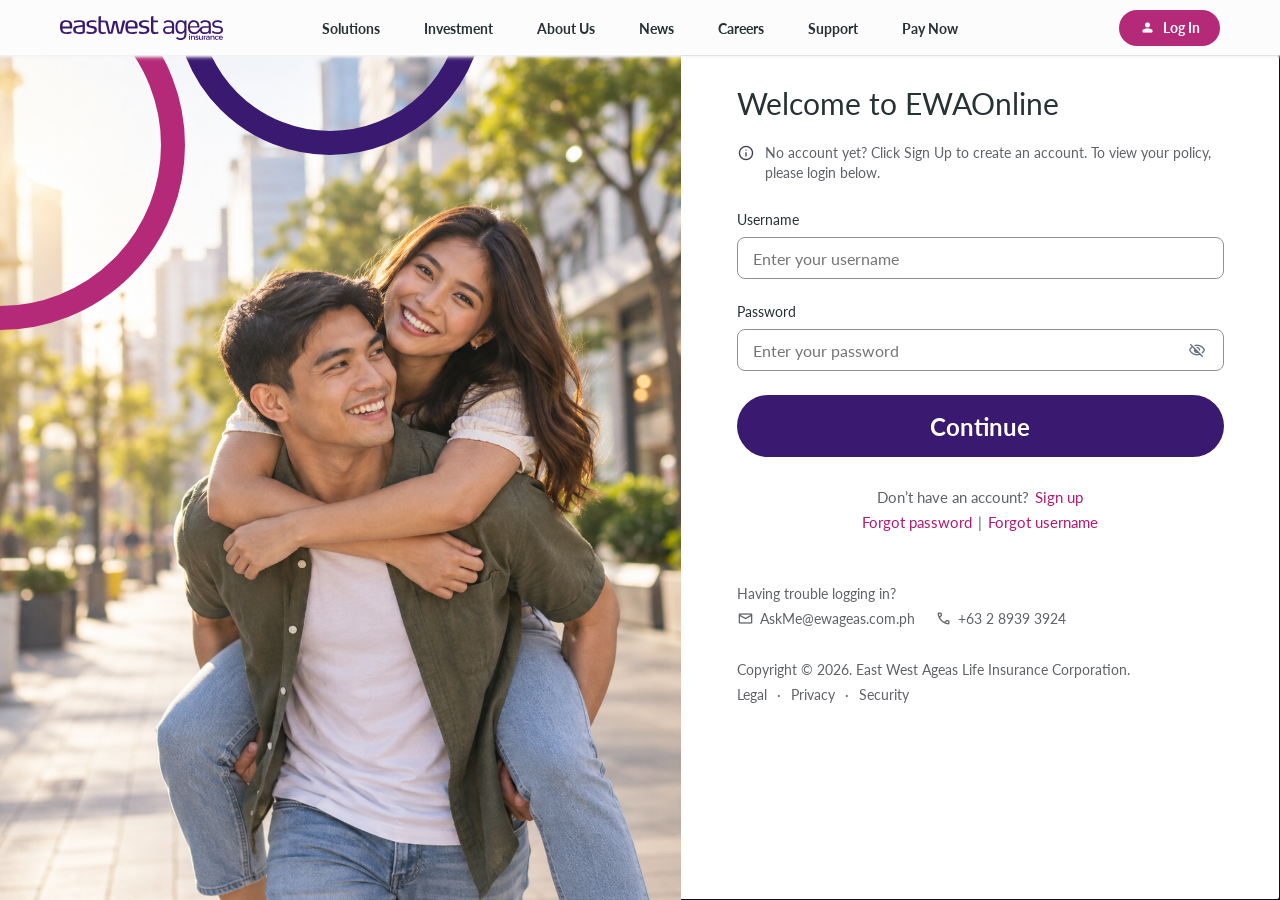
<file: index.html>
<!doctype html>
<html lang="en">
  <head>
    <meta charset="UTF-8" />
    <meta name="viewport" content="width=device-width, initial-scale=1.0" />
    <meta name="description" content="Interactive EastWest Ageas Fund Switch self-service prototype" />
    <title>Fund Switch — EastWest Ageas</title>
    <link rel="icon" type="image/svg+xml" href="assets/favicon.svg?v=2841-93096-fit" />
    <link rel="preconnect" href="https://fonts.googleapis.com" />
    <link rel="preconnect" href="https://fonts.gstatic.com" crossorigin />
    <link href="https://fonts.googleapis.com/css2?family=Lato:wght@400;600;700&family=Material+Symbols+Rounded:opsz,wght,FILL,GRAD@20..48,400,0,0;20..48,400,1,0&family=Material+Symbols+Sharp:opsz,wght,FILL,GRAD@20..48,400,1,0&family=Montserrat:wght@700&display=swap" rel="stylesheet" />
    <link rel="stylesheet" href="styles.css?v=27" />
  </head>
  <body>
    <header class="main-nav">
      <button class="brand" type="button" data-action="brand-home" aria-label="EastWest Ageas home">
        <img src="assets/figma-main-nav-logo.svg" alt="eastwest ageas insurance" />
      </button>
      <nav class="public-nav-links" aria-label="Public navigation">
        <button type="button" data-public-nav="Solutions">Solutions</button>
        <button type="button" data-public-nav="Investment">Investment</button>
        <button type="button" data-public-nav="About Us">About Us</button>
        <button type="button" data-public-nav="News">News</button>
        <button type="button" data-public-nav="Careers">Careers</button>
        <button type="button" data-public-nav="Support">Support</button>
        <button type="button" data-public-nav="Pay Now">Pay Now</button>
      </nav>
      <button class="public-login-pill" type="button" data-action="focus-login"><span class="material-symbols-rounded" aria-hidden="true">person</span> Log In</button>
      <nav class="account-nav-links" aria-label="Account navigation">
        <button type="button" data-nav="Dashboard">Dashboard</button>
        <button type="button" data-nav="Policy Details">Policy Details</button>
        <button type="button" data-nav="Documents">Documents</button>
        <button type="button" data-nav="Payments">Payments</button>
        <button type="button" data-nav="Investments">Investments</button>
        <button class="active" type="button" data-nav="Services" aria-current="page">Services</button>
      </nav>
      <button class="profile" type="button" data-nav="Profile" aria-label="Open Elizabeth G.'s profile">
        <img src="assets/figma-main-nav-user.svg" alt="" />
        <span>Elizabeth G.</span>
      </button>
      <button class="mobile-menu" type="button" data-action="open-mobile-nav" aria-expanded="false" aria-controls="mobile-navigation">Menu <span class="material-symbols-rounded" aria-hidden="true">menu</span></button>
    </header>

    <div class="mobile-nav-backdrop" id="mobile-navigation" data-action="dismiss-mobile-nav" hidden>
      <section class="mobile-nav-panel" role="dialog" aria-modal="true" aria-labelledby="mobile-nav-title" tabindex="-1">
        <h2 class="visually-hidden" id="mobile-nav-title">Account navigation</h2>
        <header class="mobile-nav-header">
          <img class="mobile-nav-logo" src="assets/figma-mobile-menu-logo.svg" alt="eastwest ageas insurance" />
          <button class="mobile-nav-close" type="button" data-action="close-mobile-nav">Close <img src="assets/figma-mobile-menu-close.svg" alt="" /></button>
        </header>
        <div class="mobile-nav-user">
          <span class="mobile-nav-avatar" aria-hidden="true"><img src="assets/figma-mobile-menu-avatar.svg" alt="" /><span>E</span></span>
          <strong>ELIZABETH G.</strong>
        </div>
        <nav class="mobile-nav-list" aria-label="Mobile navigation">
          <button class="mobile-nav-link mobile-nav-action" type="button" data-nav="Profile"><span class="material-symbols-rounded" aria-hidden="true">person</span><span>My Profile</span></button>
          <button class="mobile-nav-link" type="button" data-nav="Dashboard">Dashboard</button>
          <button class="mobile-nav-link" type="button" data-nav="Policy Details">Policy Details</button>
          <button class="mobile-nav-link" type="button" data-nav="Documents">Documents</button>
          <button class="mobile-nav-link" type="button" data-nav="Payments">Payments</button>
          <button class="mobile-nav-link" type="button" data-nav="Investments">Investments</button>
          <button class="mobile-nav-link" type="button" data-nav="Services">Services</button>
          <button class="mobile-nav-link mobile-nav-action" type="button" data-nav="Log out"><span class="material-symbols-rounded" aria-hidden="true">lock</span><span>Log out</span></button>
        </nav>
      </section>
    </div>

    <main id="app" tabindex="-1"></main>
    <button id="scenario-guide-trigger" class="scenario-guide-fab" type="button" data-action="open-scenario-guide" aria-label="Open prototype scenario guide" aria-controls="scenario-guide-popover" aria-expanded="false" title="Prototype scenario guide">
      <span class="material-symbols-rounded" aria-hidden="true">cards_star</span>
    </button>
    <div id="toast" class="toast" role="status" aria-live="polite" aria-atomic="true"></div>
    <div id="dialog-root"></div>
    <script src="app.js?v=28"></script>
  </body>
</html>
</file>
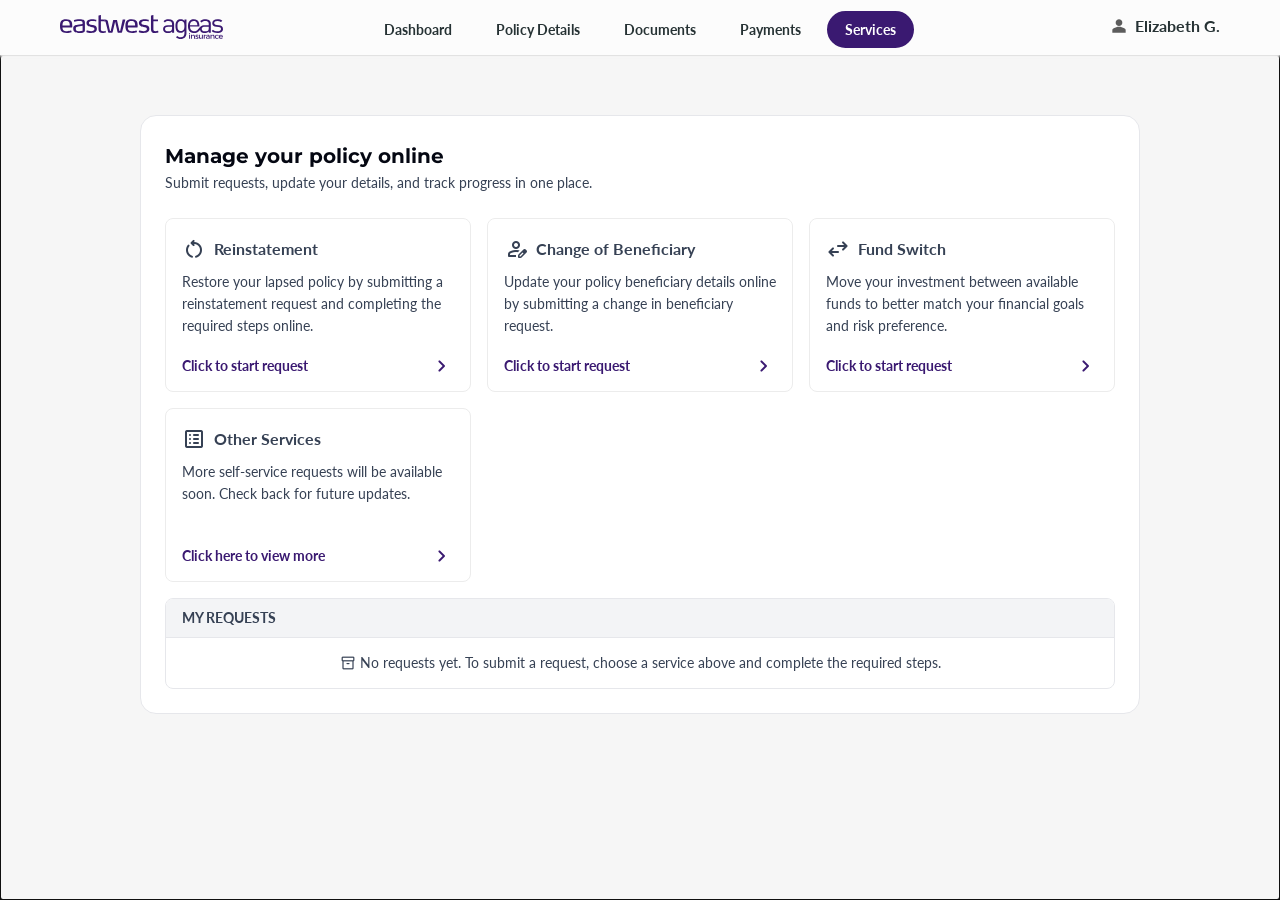
<file: Self-Serve — Fund Switch/index.html>
<!doctype html>
<html lang="en">
  <head>
    <meta charset="UTF-8" />
    <meta name="viewport" content="width=device-width, initial-scale=1.0" />
    <meta name="description" content="Interactive EastWest Ageas Fund Switch self-service prototype" />
    <title>Fund Switch — EastWest Ageas</title>
    <link rel="icon" type="image/svg+xml" href="assets/favicon.svg?v=2841-93096-fit" />
    <link rel="preconnect" href="https://fonts.googleapis.com" />
    <link rel="preconnect" href="https://fonts.gstatic.com" crossorigin />
    <link href="https://fonts.googleapis.com/css2?family=Lato:wght@400;700&family=Material+Symbols+Rounded:opsz,wght,FILL,GRAD@20..48,400,0,0;20..48,400,1,0&family=Material+Symbols+Sharp:opsz,wght,FILL,GRAD@20..48,400,1,0&family=Montserrat:wght@700&display=swap" rel="stylesheet" />
    <link rel="stylesheet" href="styles.css" />
  </head>
  <body>
    <header class="main-nav">
      <button class="brand" type="button" data-action="restart" aria-label="Return to Services">
        <img src="assets/figma-main-nav-logo.svg" alt="eastwest ageas insurance" />
      </button>
      <nav aria-label="Primary navigation">
        <button type="button" data-nav="Dashboard">Dashboard</button>
        <button type="button" data-nav="Policy Details">Policy Details</button>
        <button type="button" data-nav="Documents">Documents</button>
        <button type="button" data-nav="Payments">Payments</button>
        <button class="active" type="button" data-action="restart" aria-current="page">Services</button>
      </nav>
      <button class="profile" type="button" data-nav="Profile" aria-label="Open Elizabeth G.'s profile">
        <img src="assets/figma-main-nav-user.svg" alt="" />
        <span>Elizabeth G.</span>
      </button>
      <button class="mobile-menu" type="button" data-nav="Menu">Menu <span class="material-symbols-rounded" aria-hidden="true">menu</span></button>
    </header>

    <main id="app" tabindex="-1"></main>
    <div id="toast" class="toast" role="status" aria-live="polite" aria-atomic="true"></div>
    <div id="dialog-root"></div>
    <script src="app.js"></script>
  </body>
</html>
</file>
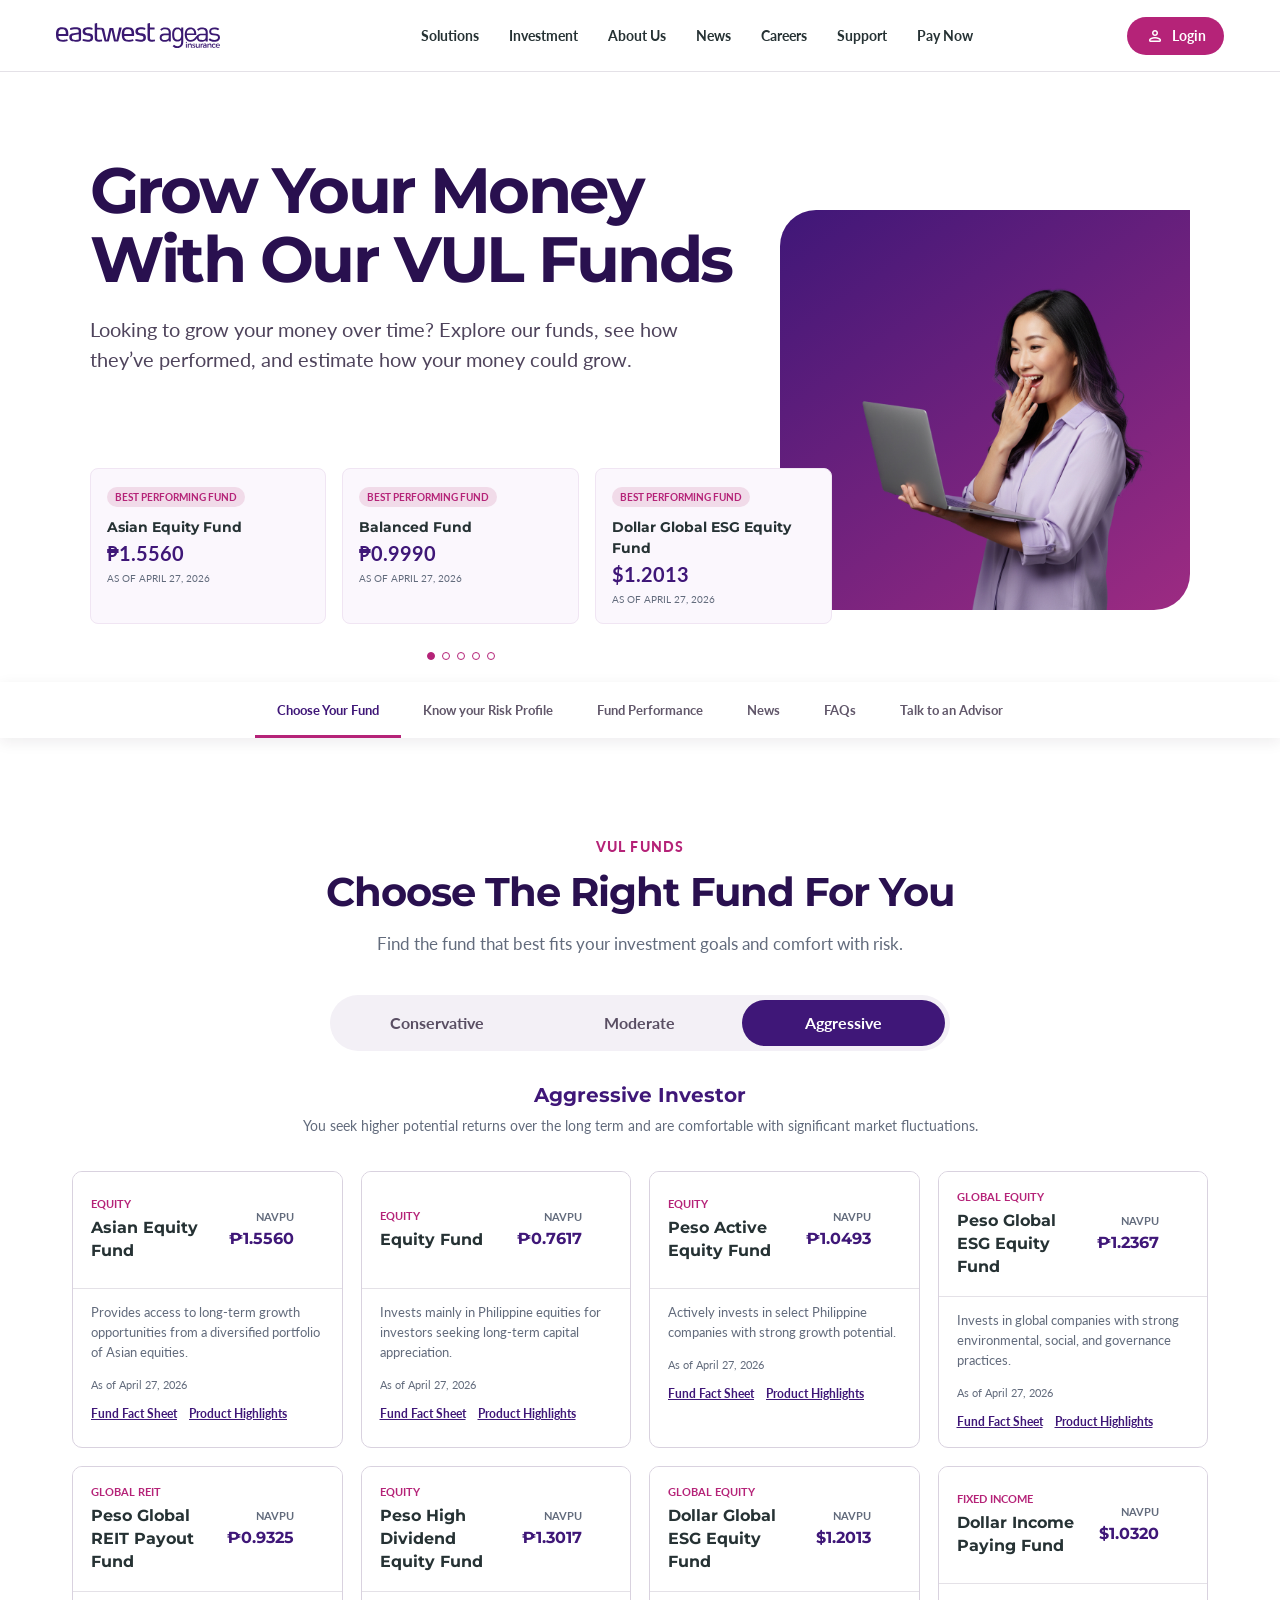
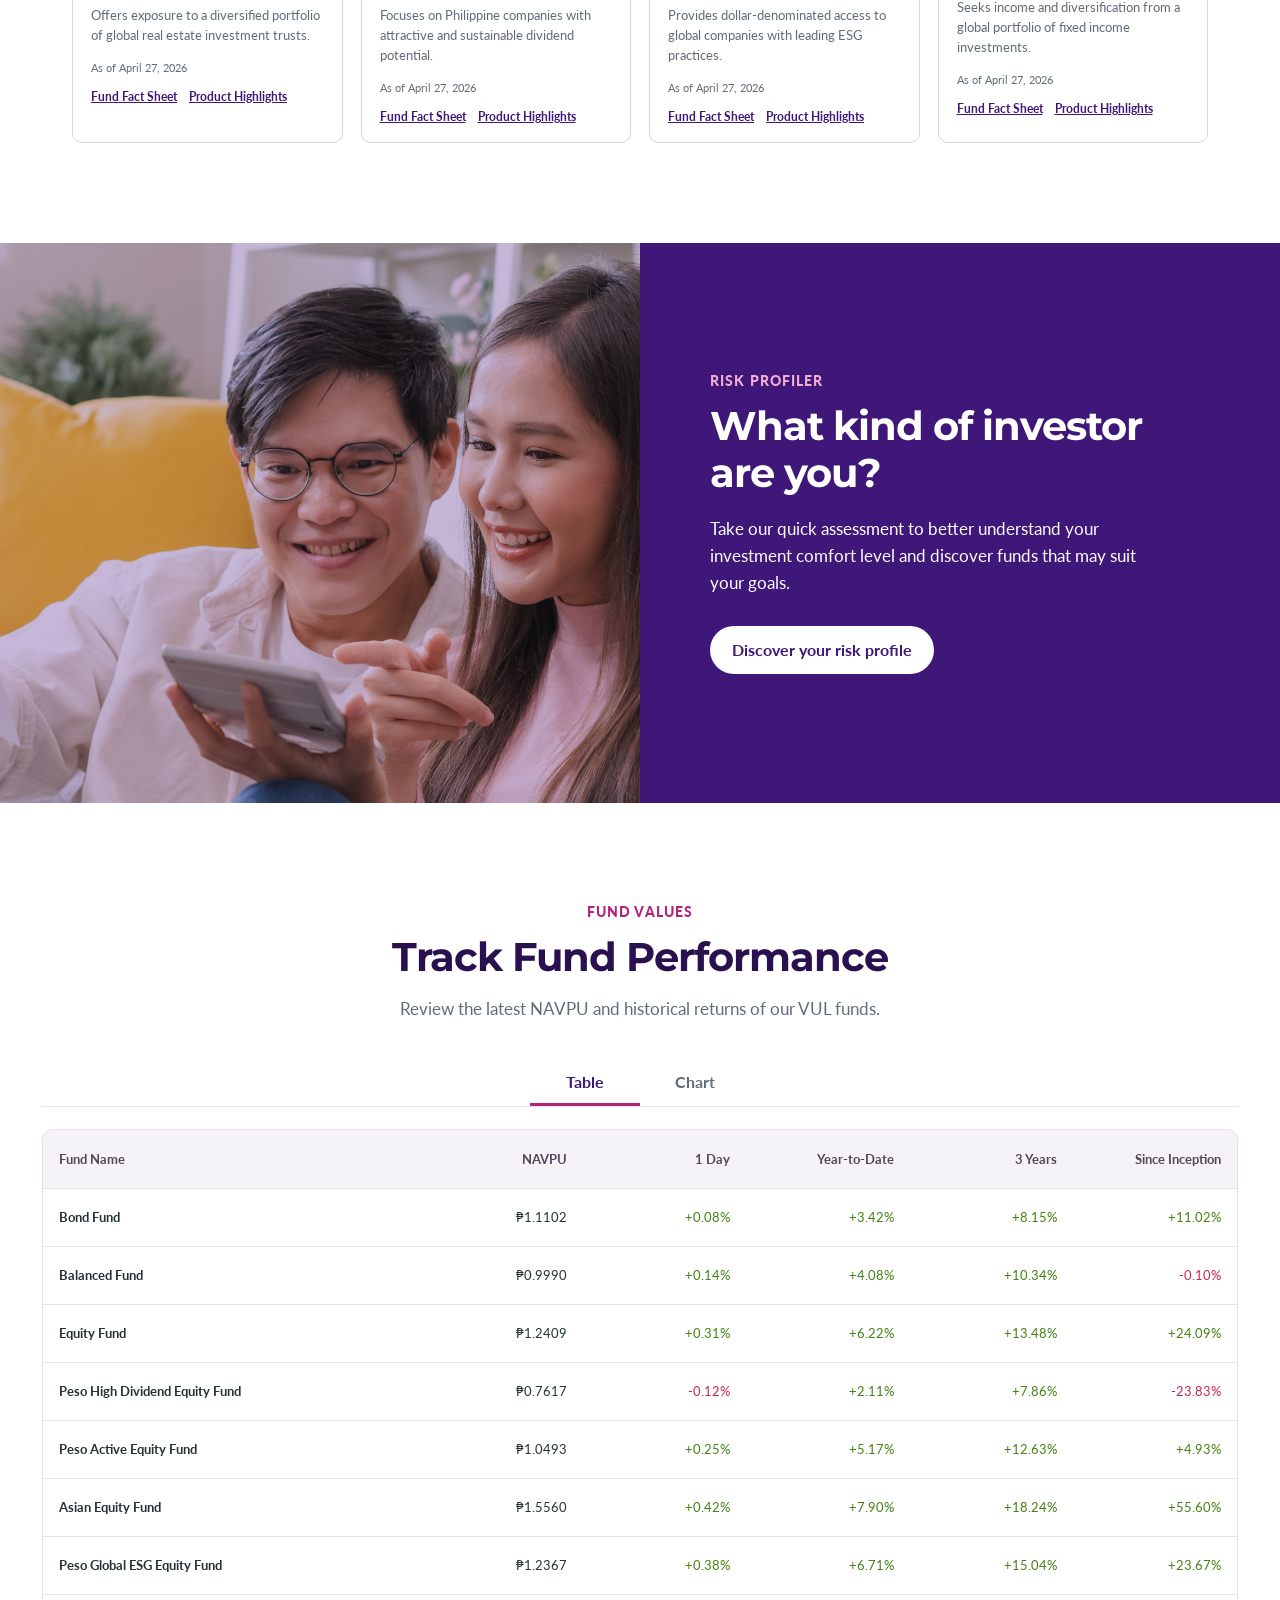
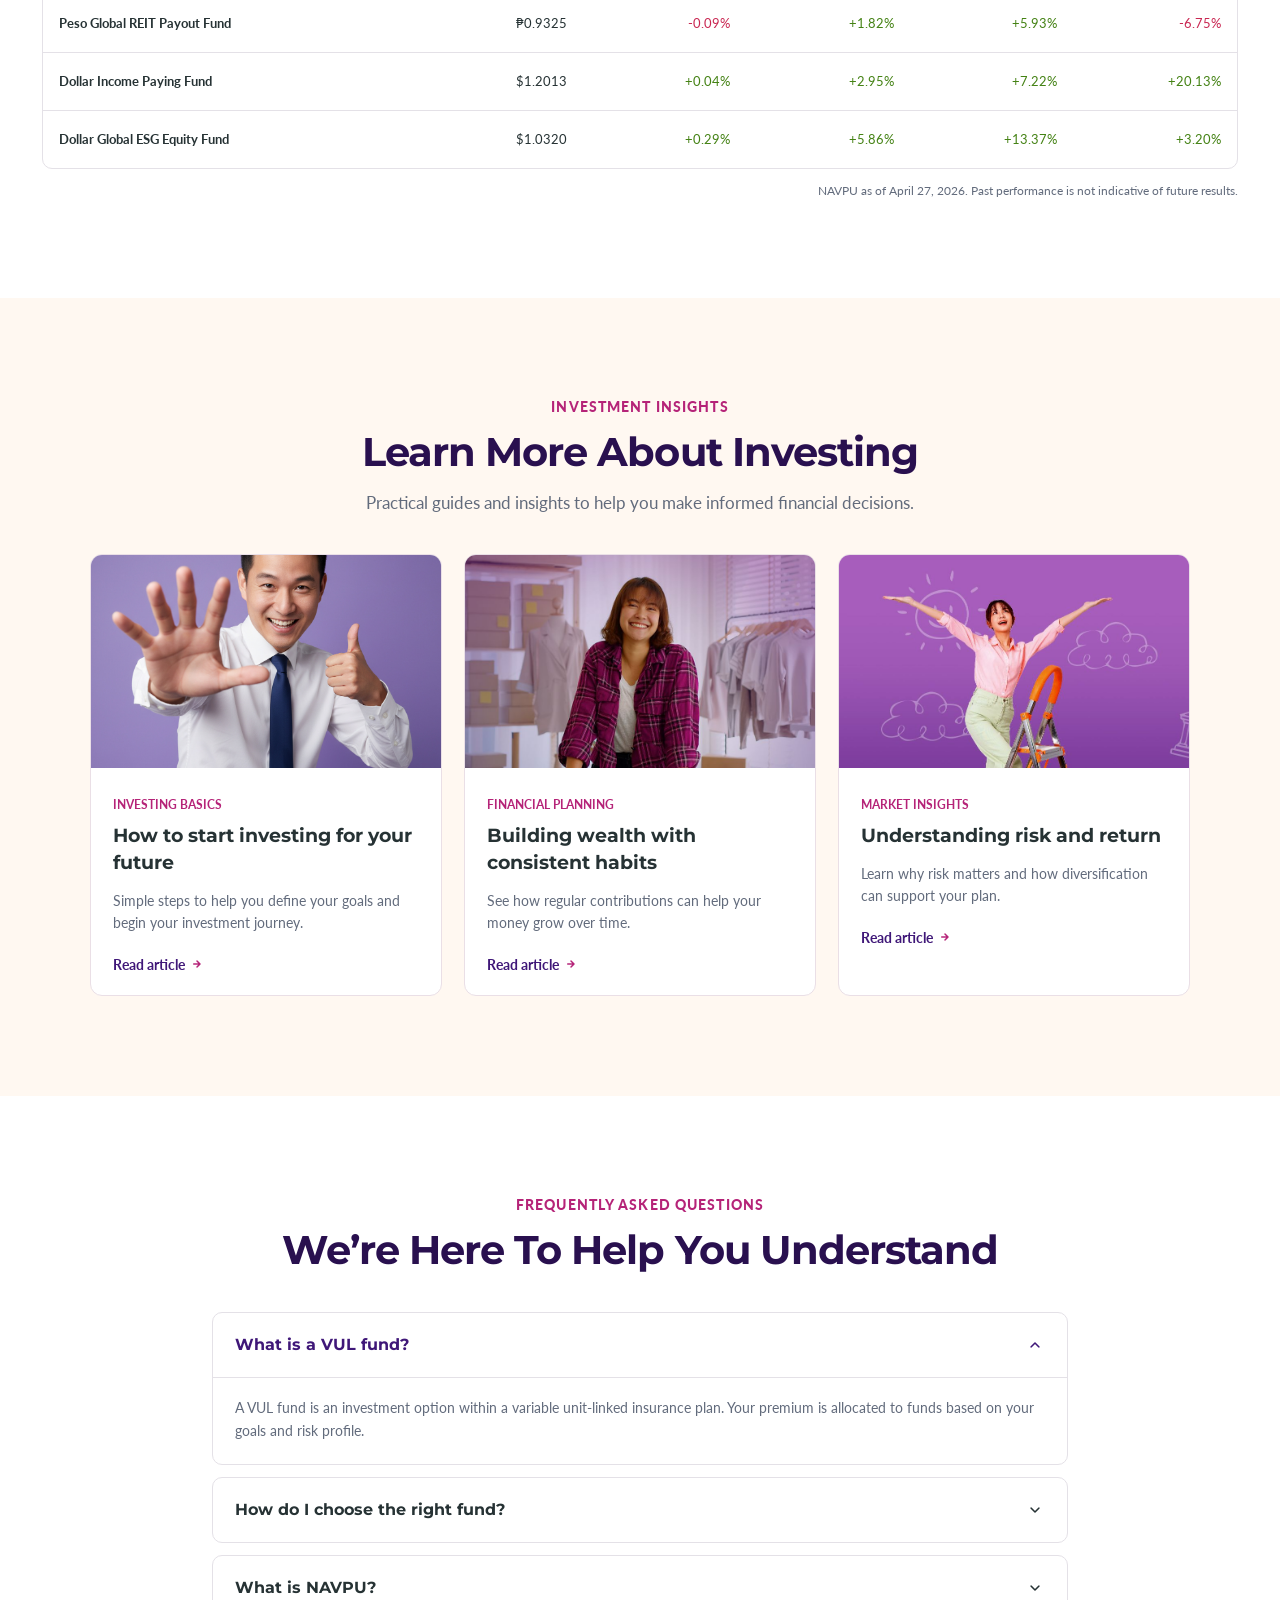
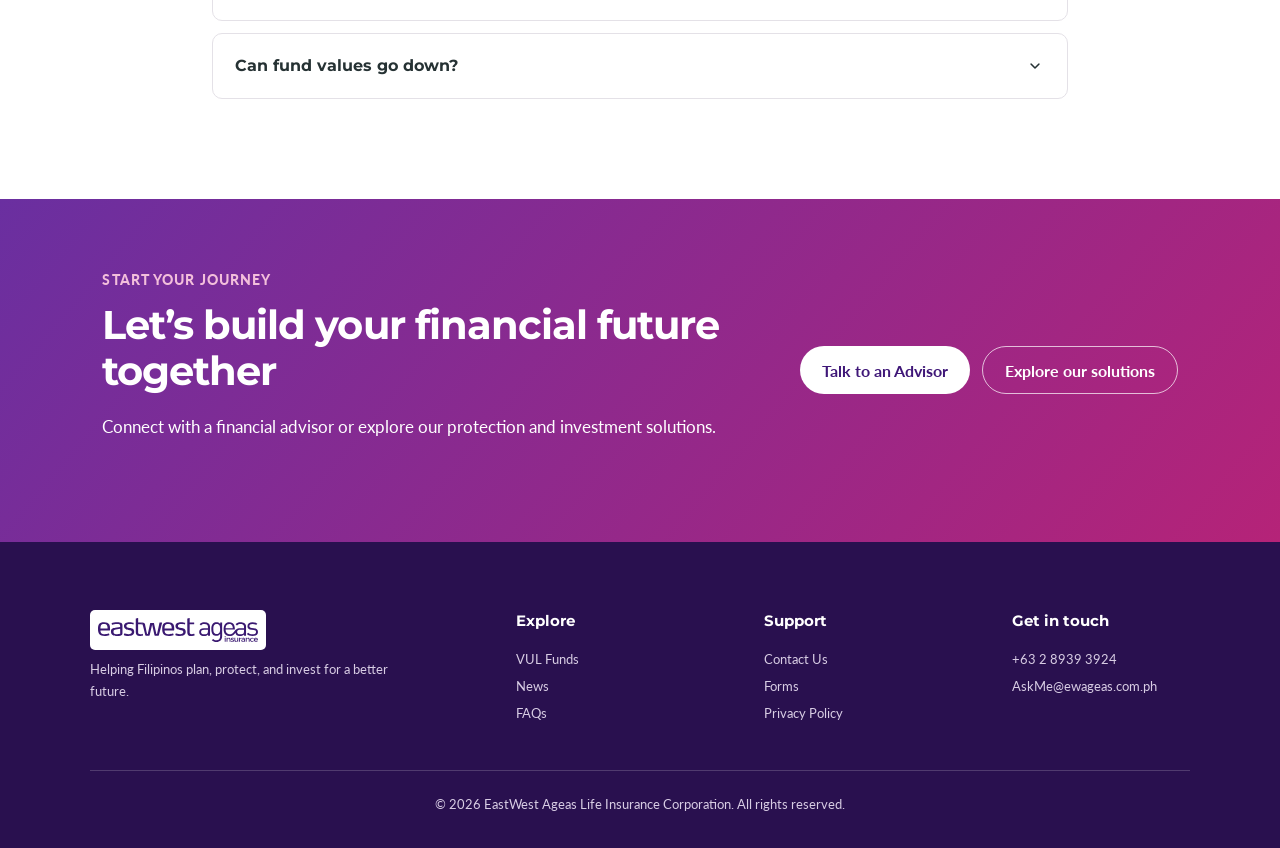
<file: investments.html>
<!doctype html>
<html lang="en">
  <head>
    <meta charset="UTF-8" />
    <meta name="viewport" content="width=device-width, initial-scale=1.0" />
    <meta name="description" content="Explore EastWest Ageas VUL funds, performance, and investor resources." />
    <title>Investments | EastWest Ageas</title>
    <link rel="icon" type="image/svg+xml" href="assets/favicon.svg" />
    <link rel="preconnect" href="https://fonts.googleapis.com" />
    <link rel="preconnect" href="https://fonts.gstatic.com" crossorigin />
    <link href="https://fonts.googleapis.com/css2?family=Lato:wght@400;700;900&family=Material+Symbols+Rounded:opsz,wght,FILL,GRAD@20..48,400,0,0&family=Montserrat:wght@600;700&display=swap" rel="stylesheet" />
    <link rel="stylesheet" href="investments.css?v=3" />
  </head>
  <body>
    <header class="public-header">
      <a class="public-logo" href="index.html" aria-label="EastWest Ageas home"><img src="assets/figma-main-nav-logo.svg" alt="EastWest Ageas Insurance" /></a>
      <nav aria-label="Public navigation">
        <a href="#funds">Solutions</a><a href="#funds">Investment</a><a href="#about">About Us</a><a href="#news">News</a><a href="#footer">Careers</a><a href="#footer">Support</a><a href="#footer">Pay Now</a>
      </nav>
      <a class="login-link" href="index.html"><span class="material-symbols-rounded" aria-hidden="true">person</span>Login</a>
      <button class="menu-button" type="button" aria-expanded="false" aria-controls="mobile-nav">Menu<span class="material-symbols-rounded" aria-hidden="true">menu</span></button>
      <div id="mobile-nav" class="mobile-nav-backdrop" data-action="dismiss-public-menu" hidden>
        <section class="mobile-nav-panel" role="dialog" aria-modal="true" aria-labelledby="mobile-nav-title" tabindex="-1">
          <h2 id="mobile-nav-title" class="visually-hidden">Mobile navigation</h2>
          <header class="mobile-nav-header">
            <a class="mobile-nav-logo" href="index.html" aria-label="EastWest Ageas home"><img src="assets/figma-main-nav-logo.svg" alt="EastWest Ageas Insurance" /></a>
            <button class="mobile-nav-close" type="button" data-action="close-public-menu"><span>Close</span><span class="material-symbols-rounded" aria-hidden="true">close</span></button>
          </header>
          <nav class="mobile-nav-links" aria-label="Mobile navigation">
            <a href="#funds">Solutions</a><a href="#funds">Investment</a><a href="#about">About Us</a><a href="#news">News</a><a href="#footer">Careers</a><a href="#footer">Support</a><a href="#footer">Pay Now</a>
            <span class="mobile-nav-divider" aria-hidden="true"></span>
            <a class="mobile-login" href="index.html"><span class="material-symbols-rounded" aria-hidden="true">person</span><span>Log In</span></a>
          </nav>
        </section>
      </div>
    </header>

    <main>
      <section class="investment-hero">
        <div class="hero-copy">
          <h1>Grow Your Money With Our VUL Funds</h1>
          <p>Looking to grow your money over time? Explore our funds, see how they’ve performed, and estimate how your money could grow.</p>
        </div>
        <div class="hero-visual"><img class="hero-person" src="assets/investments/desktop-01.png" alt="A woman reviewing investments on her laptop" /></div>
        <div class="featured-funds" aria-label="Featured funds">
          <article><span>Best performing fund</span><h2>Asian Equity Fund</h2><strong>₱1.5560</strong><p>As of April 27, 2026</p></article>
          <article><span>Best performing fund</span><h2>Balanced Fund</h2><strong>₱0.9990</strong><p>As of April 27, 2026</p></article>
          <article><span>Best performing fund</span><h2>Dollar Global ESG Equity Fund</h2><strong>$1.2013</strong><p>As of April 27, 2026</p></article>
        </div>
        <div class="carousel-dots" aria-label="Featured fund slide 1 of 5"><span class="active"></span><span></span><span></span><span></span><span></span></div>
      </section>

      <nav class="section-nav" aria-label="Investments sections">
        <a class="active" href="#funds">Choose Your Fund</a><a href="#risk-profile">Know your Risk Profile</a><a href="#performance">Fund Performance</a><a href="#news">News</a><a href="#faqs">FAQs</a><a href="#advisor">Talk to an Advisor</a>
      </nav>

      <section id="funds" class="page-section funds-section">
        <div class="section-heading"><span class="eyebrow">VUL funds</span><h2>Choose The Right Fund For You</h2><p>Find the fund that best fits your investment goals and comfort with risk.</p></div>
        <div class="risk-tabs" role="tablist" aria-label="Risk profile">
          <button type="button" role="tab" data-risk="conservative" aria-selected="false">Conservative</button>
          <button type="button" role="tab" data-risk="moderate" aria-selected="false">Moderate</button>
          <button class="active" type="button" role="tab" data-risk="aggressive" aria-selected="true">Aggressive</button>
        </div>
        <p id="risk-description" class="risk-intro"><strong>Aggressive Investor</strong><span>You seek higher potential returns over the long term and are comfortable with significant market fluctuations.</span></p>
        <div id="public-fund-grid" class="public-fund-grid"></div>
      </section>

      <section id="risk-profile" class="risk-quiz-section">
        <img src="assets/investments/desktop-09.png" alt="A couple discussing their financial plans" />
        <div><span class="eyebrow">Risk profiler</span><h2>What kind of investor are you?</h2><p>Take our quick assessment to better understand your investment comfort level and discover funds that may suit your goals.</p><a class="light-button" href="#funds">Discover your risk profile</a></div>
      </section>

      <section id="performance" class="page-section performance-section">
        <div class="section-heading"><span class="eyebrow">Fund values</span><h2>Track Fund Performance</h2><p>Review the latest NAVPU and historical returns of our VUL funds.</p></div>
        <div class="performance-tabs" role="tablist"><button class="active" type="button" data-view="table" role="tab" aria-selected="true">Table</button><button type="button" data-view="chart" role="tab" aria-selected="false">Chart</button></div>
        <div id="performance-table" class="performance-table" role="table" aria-label="Fund performance">
          <div class="performance-row performance-head" role="row"><span role="columnheader">Fund Name</span><span role="columnheader">NAVPU</span><span role="columnheader">1 Day</span><span role="columnheader">Year-to-Date</span><span role="columnheader">3 Years</span><span role="columnheader">Since Inception</span></div>
        </div>
        <div id="performance-chart" class="performance-chart" hidden><canvas aria-label="Fund NAVPU comparison chart"></canvas></div>
        <p class="as-of">NAVPU as of April 27, 2026. Past performance is not indicative of future results.</p>
      </section>

      <section id="news" class="page-section news-section">
        <div class="section-heading"><span class="eyebrow">Investment insights</span><h2>Learn More About Investing</h2><p>Practical guides and insights to help you make informed financial decisions.</p></div>
        <div class="article-grid">
          <article><img src="assets/investments/desktop-10.jpeg" alt="A professional reviewing a phone" /><div><span>Investing basics</span><h3>How to start investing for your future</h3><p>Simple steps to help you define your goals and begin your investment journey.</p><a href="#news">Read article<span class="material-symbols-rounded" aria-hidden="true">arrow_forward</span></a></div></article>
          <article><img src="assets/investments/desktop-07.jpeg" alt="A woman working in her shop" /><div><span>Financial planning</span><h3>Building wealth with consistent habits</h3><p>See how regular contributions can help your money grow over time.</p><a href="#news">Read article<span class="material-symbols-rounded" aria-hidden="true">arrow_forward</span></a></div></article>
          <article><img src="assets/investments/desktop-08.jpeg" alt="Investment growth illustration" /><div><span>Market insights</span><h3>Understanding risk and return</h3><p>Learn why risk matters and how diversification can support your plan.</p><a href="#news">Read article<span class="material-symbols-rounded" aria-hidden="true">arrow_forward</span></a></div></article>
        </div>
      </section>

      <section id="faqs" class="page-section faq-section">
        <div class="section-heading"><span class="eyebrow">Frequently asked questions</span><h2>We’re Here To Help You Understand</h2></div>
        <div class="faq-list">
          <details open><summary>What is a VUL fund?<span class="material-symbols-rounded" aria-hidden="true">expand_more</span></summary><p>A VUL fund is an investment option within a variable unit-linked insurance plan. Your premium is allocated to funds based on your goals and risk profile.</p></details>
          <details><summary>How do I choose the right fund?<span class="material-symbols-rounded" aria-hidden="true">expand_more</span></summary><p>Start with your investment goal, time horizon, and comfort with market fluctuations. Our risk profiler can help you understand which options may suit you.</p></details>
          <details><summary>What is NAVPU?<span class="material-symbols-rounded" aria-hidden="true">expand_more</span></summary><p>Net Asset Value Per Unit reflects the value of one unit in a fund. It changes as the value of the fund’s underlying investments changes.</p></details>
          <details><summary>Can fund values go down?<span class="material-symbols-rounded" aria-hidden="true">expand_more</span></summary><p>Yes. Fund values may rise or fall depending on market conditions, and returns are not guaranteed.</p></details>
        </div>
      </section>

      <section id="advisor" class="advisor-section"><div><span class="eyebrow">Start your journey</span><h2>Let’s build your financial future together</h2><p>Connect with a financial advisor or explore our protection and investment solutions.</p></div><div class="advisor-actions"><a class="light-button" href="mailto:AskMe@ewageas.com.ph">Talk to an Advisor</a><a class="outline-light-button" href="#funds">Explore our solutions</a></div></section>
    </main>

    <footer id="footer" class="public-footer">
      <div class="footer-brand"><img src="assets/figma-main-nav-logo.svg" alt="EastWest Ageas Insurance" /><p>Helping Filipinos plan, protect, and invest for a better future.</p></div>
      <div><h2>Explore</h2><a href="#funds">VUL Funds</a><a href="#news">News</a><a href="#faqs">FAQs</a></div>
      <div><h2>Support</h2><a href="mailto:AskMe@ewageas.com.ph">Contact Us</a><a href="#footer">Forms</a><a href="#footer">Privacy Policy</a></div>
      <div><h2>Get in touch</h2><p>+63 2 8939 3924</p><p>AskMe@ewageas.com.ph</p></div>
      <p class="copyright">© 2026 EastWest Ageas Life Insurance Corporation. All rights reserved.</p>
    </footer>
    <script src="investments.js?v=3"></script>
  </body>
</html>
</file>
<file: styles.css>
:root {
  color: #364154;
  font-family: Lato, Arial, sans-serif;
  background: #f6f6f6;
  --ink: #263234;
  --muted: #667085;
  --line: #e6e7eb;
  --soft-line: #ececec;
  --purple: #3a1971;
  --purple-2: #572b91;
  --magenta: #b52a78;
  --purple-soft: #eee6fa;
  --purple-border: #d3c0f1;
  --success: #529218;
  --success-soft: #f4fdee;
  --warning: #fff0d3;
}

* { box-sizing: border-box; }
.visually-hidden { height: 1px; margin: -1px; overflow: hidden; padding: 0; position: absolute; width: 1px; clip: rect(0 0 0 0); white-space: nowrap; }
html { min-width: 320px; }
body { margin: 0; min-width: 320px; min-height: 100vh; background: #f6f6f6; }
button, input, select { font: inherit; }
button { color: inherit; }
button:focus-visible, input:focus-visible, select:focus-visible, a:focus-visible { outline: 3px solid #cbb6ee; outline-offset: 2px; }

.main-nav { background: #fcfcfc; box-shadow: 0 1px 2px #f3f3f3, 0 2px 4px #f3f3f3; height: 55px; position: relative; z-index: 10; }
.brand { background: transparent; border: 0; cursor: pointer; display: flex; left: 60px; padding: 0; position: absolute; top: 50%; transform: translateY(-50%); width: 163px; }
.brand img { display: block; height: 24px; width: 163px; }
.main-nav nav { display: flex; gap: 8px; left: 50%; margin: 0; position: absolute; top: 50%; transform: translate(-50%, -50%); }
.main-nav nav button { background: transparent; border: 2px solid transparent; border-radius: 100px; color: var(--ink); cursor: pointer; font-size: 14px; font-weight: 700; line-height: normal; padding: 8px 16px; transition: background-color .18s ease, color .18s ease; white-space: nowrap; }
.main-nav nav button:not(.active):hover { background: var(--purple-soft); color: var(--ink); }
.main-nav nav button.active { background: var(--purple); border-color: var(--purple); color: #fff; }
.profile { align-items: center; background: none; border: 0; color: var(--ink); cursor: pointer; display: flex; font: 700 16px/normal Lato, sans-serif; gap: 8px; padding: 0; position: absolute; right: 60px; top: 50%; transform: translateY(-50%); }
.profile img { height: 16px; width: 16px; }
.mobile-menu { display: none; }
.mobile-nav-backdrop { display: none; }
.public-nav-links, .public-login-pill { display: none; }
body.public-mode .account-nav-links, body.public-mode .profile, body.public-mode .mobile-menu { display: none; }
body.public-mode .public-nav-links { display: flex; }
body.public-mode .public-login-pill { display: inline-flex; }
body.account-mode .public-nav-links, body.account-mode .public-login-pill { display: none; }
.public-login-pill { align-items: center; background: var(--magenta); border: 0; border-radius: 999px; color: #fff; cursor: pointer; font-size: 14px; font-weight: 700; gap: 7px; min-height: 36px; padding: 8px 20px; position: absolute; right: 60px; top: 50%; transform: translateY(-50%); }
.public-login-pill .material-symbols-rounded { font-size: 17px; font-variation-settings: 'FILL' 1; }

main { min-height: calc(100vh - 55px); padding: 60px 24px; }
body.public-mode main { padding: 0; }
h1, h2, h3, p { margin-top: 0; }
h1 { color: #040712; font: 700 20px/32px Montserrat, Lato, sans-serif; margin-bottom: 0; }
h2, h3 { color: #111827; }

.services-panel { background: #fff; border: 1px solid var(--line); border-radius: 16px; margin: 0 auto; max-width: 1000px; overflow: hidden; padding: 24px; }
.intro { margin-bottom: 24px; }
.intro p, .flow-header p { font-size: 14px; line-height: 22px; margin: 0; }
.service-grid { display: grid; gap: 16px; grid-template-columns: repeat(3, minmax(0, 1fr)); }
.service-card { border: 1px solid var(--soft-line); border-radius: 8px; cursor: pointer; display: flex; flex-direction: column; justify-content: space-between; min-height: 174px; padding: 16px; transition: border-color .18s ease, box-shadow .18s ease, transform .18s ease; }
.service-card.featured { border-color: var(--soft-line); box-shadow: none; }
.service-card:hover, .service-card:focus-visible { border-color: #aa86e4; box-shadow: 0 0 0 1px rgba(170, 134, 228, .08); }
.service-card:active { transform: translateY(1px); }
.service-card h2 { align-items: center; color: #364154; display: flex; font-size: 16px; gap: 8px; line-height: 28px; margin: 0 0 8px; }
.service-card p { font-size: 14px; line-height: 22px; margin: 0; }
.service-card-action { align-items: center; color: var(--purple); display: flex; font: 700 14px/22px Lato, sans-serif; justify-content: space-between; margin: 16px -3px -3px; padding: 0 3px; text-align: left; width: calc(100% + 6px); }
.material-symbols-rounded { font-size: 24px; line-height: 1; }
.requests { border: 1px solid var(--line); border-radius: 8px; margin-top: 16px; overflow: hidden; }
.requests header { background: #f3f4f6; border-bottom: 1px solid var(--line); padding: 8px 16px; }
.requests h2 { color: #364154; font-size: 14px; line-height: 22px; margin: 0; }
.empty-state { align-items: center; display: flex; font-size: 14px; gap: 4px; justify-content: center; line-height: 22px; margin: 0; min-height: 50px; padding: 12px 16px; text-align: center; }
.empty-state .material-symbols-rounded { font-size: 16px; }
.request-policy-row { align-items: center; background: #fff; border: 0; color: #364154; cursor: pointer; display: flex; justify-content: space-between; min-height: 86px; padding: 16px 20px; text-align: left; width: 100%; }
.request-policy-row:hover { background: #fbf9ff; }
.request-policy-row > span:first-child { display: grid; gap: 0; }
.request-policy-row strong { color: var(--purple); font-size: 16px; line-height: 28px; }
.request-policy-row small { color: #5c5c5c; font-size: 16px; line-height: 28px; }
.request-policy-row .material-symbols-rounded { color: #364154; }

.investments-layout { display: grid; gap: 18px; grid-template-columns: 232px minmax(0, 1fr); margin: 0 auto; max-width: 1640px; }
.investments-sidebar { display: grid; align-content: start; gap: 18px; }
.investor-card, .investment-toolkit, .sidebar-risk-profile, .care-card, .investment-policy-section, .investment-risk-profile, .available-funds-section { background: #fff; border-radius: 10px; }
.investor-card { align-items: center; display: flex; flex-direction: column; padding: 28px 18px; text-align: center; }
.investor-avatar { align-items: center; background: linear-gradient(135deg, #f8a34c, #bb2b79); border-radius: 50%; color: #fff; display: inline-flex; font-size: 42px; height: 118px; justify-content: center; width: 118px; }
.investor-card h2 { color: #263234; font-size: 22px; margin: 20px 0 14px; }
.investor-card p, .care-card p { align-items: center; color: #374151; display: flex; font-size: 14px; gap: 8px; line-height: 20px; margin: 4px 0; }
.investor-card .material-symbols-rounded, .care-card .material-symbols-rounded { color: #667085; font-size: 17px; }
.investment-toolkit { overflow: hidden; padding-top: 18px; }
.investment-toolkit h2, .care-card h2 { color: #263234; font-size: 19px; margin: 0 20px 12px; }
.investment-toolkit button { align-items: center; background: #fff; border: 0; border-top: 1px solid var(--line); cursor: pointer; display: flex; font-size: 14px; justify-content: space-between; padding: 15px 20px; text-align: left; width: 100%; }
.investment-toolkit button:hover { background: #fbf9ff; color: var(--purple); }
.investment-toolkit button .material-symbols-rounded { color: #667085; font-size: 19px; }
.care-card { display: grid; gap: 8px; padding: 20px; }
.care-card h2 { margin: 0; }
.care-card span { align-items: center; display: flex; font-size: 14px; gap: 8px; }
.sidebar-risk-profile { padding: 18px 20px; }
.sidebar-risk-profile h2 { color: #263234; font-size: 18px; margin: 0 0 12px; }
.sidebar-risk-profile p { align-items: center; display: flex; font-size: 14px; gap: 7px; margin: 0; }
.sidebar-risk-profile button { background: transparent; border: 0; color: #a21c78; cursor: pointer; font-size: 13px; font-weight: 700; margin-left: auto; padding: 3px 0; }
.sidebar-risk-profile button:hover { text-decoration: underline; }
.investments-content { display: grid; gap: 18px; min-width: 0; }
.investment-policy-section { padding: 24px; }
.investment-policy-section > h1 { color: #263234; font-family: Lato, sans-serif; font-size: 27px; line-height: 34px; margin: 0 0 16px; }
.investment-policy-list { display: grid; gap: 10px; }
.investment-policy-card { border: 1px solid #d9dce3; border-radius: 10px; overflow: hidden; }
.investment-policy-card header { align-items: center; display: flex; gap: 20px; justify-content: space-between; padding: 16px; }
.investment-policy-card h2 { color: #263234; font-size: 20px; margin: 0 0 7px; }
.investment-policy-card header p { color: #5c5c5c; font-size: 14px; margin: 0; }
.investment-policy-card header p span { margin-left: 8px; }
.investment-policy-actions { align-items: center; display: flex; gap: 14px; }
.text-action { align-items: center; background: transparent; border: 0; color: #667085; cursor: pointer; display: inline-flex; font-size: 14px; gap: 5px; white-space: nowrap; }
.text-action:hover { color: var(--purple); }
.text-action .material-symbols-rounded { font-size: 19px; }
.policy-overview { border-top: 1px solid #d9dce3; display: grid; grid-template-columns: repeat(2, minmax(0, 1fr)); padding: 15px; }
.policy-overview > div { display: grid; gap: 7px; }
.policy-overview span { align-items: center; color: #667085; display: flex; font-size: 14px; gap: 4px; }
.policy-overview span .material-symbols-rounded { color: #667085; font-size: 17px; }
.policy-overview strong { color: #000; font-size: 19px; }
.policy-overview small { color: #667085; font-size: 12px; font-weight: 700; }
.investment-breakdown { border-top: 1px solid #d9dce3; padding: 14px 15px 16px; }
.investment-fund-table-head, .investment-fund-table-row { align-items: center; display: grid; grid-template-columns: 2.1fr 1fr .9fr .8fr 1.15fr 1fr; }
.investment-fund-table-head { background: #f8f9fb; color: #263234; font-size: 13px; font-weight: 700; min-height: 51px; padding: 0 14px; }
.investment-fund-table-head span { align-items: center; display: flex; gap: 4px; white-space: nowrap; }
.investment-fund-table-head .material-symbols-rounded { color: #667085; font-size: 16px; }
.investment-fund-table-row { border: 1px solid #d9dce3; border-left: 6px solid #cc167a; border-radius: 8px; color: #263234; font-size: 14px; margin-top: 12px; min-height: 80px; padding: 10px 14px 10px 10px; }
.investment-fund-table-row.bond { border-left-color: #23bcd2; }
.investment-held-fund { font-size: 15px; font-weight: 700; }
.investment-fund-value { display: flex; justify-content: flex-end; text-align: right; }
.investment-fund-value strong { font-size: 15px; }
.investment-fund-action { display: flex; justify-content: flex-end; }
.fund-switch-action { background: transparent; border: 1px solid var(--purple); border-radius: 99px; color: var(--purple); cursor: pointer; font-size: 12px; font-weight: 700; min-height: 32px; padding: 5px 12px; white-space: nowrap; }
.fund-switch-action:hover { background: var(--purple); color: #fff; }
.investment-risk-profile { background: #fff2e5; border-bottom: 3px solid #ff9800; border-radius: 0; padding: 22px 24px 20px; }
.investment-risk-profile h2 { color: #263234; font-size: 17px; margin: 0 0 12px; }
.risk-level { align-items: center; color: #263234; display: flex; font-size: 17px; gap: 9px; margin: 0 0 12px; }
.risk-dot { background: #ffb64a; border-radius: 50%; display: inline-block; flex: 0 0 auto; height: 12px; width: 12px; }
.risk-description { color: #4c5662; font-size: 14px; line-height: 21px; margin: 0; max-width: 1170px; }
.available-funds-section { padding: 24px; }
.available-funds-header { align-items: center; display: flex; gap: 16px; justify-content: space-between; margin-bottom: 22px; }
.available-funds-header h2 { color: #263234; font-size: 27px; margin: 0; }
.period-tabs { align-items: center; display: flex; gap: 22px; }
.period-tabs button { background: transparent; border: 0; border-bottom: 3px solid transparent; color: #44505e; cursor: pointer; font-size: 14px; padding: 6px 0 10px; white-space: nowrap; }
.period-tabs button.active { border-color: var(--purple); color: var(--purple); font-weight: 700; }
.investment-fund-grid { display: grid; gap: 18px; grid-template-columns: repeat(3, minmax(0, 1fr)); }
.investment-fund-card { border: 1px solid #e1e4e9; border-radius: 9px; min-height: 244px; overflow: hidden; padding: 20px; }
.investment-fund-card h3 { color: #737d91; font-size: 17px; font-weight: 700; line-height: 24px; margin: 0 0 16px; }
.investment-fund-card p { align-items: center; display: flex; flex-wrap: wrap; gap: 8px; margin: 0 0 18px; }
.investment-fund-card p strong { color: #5b5d61; font-size: 23px; font-weight: 400; }
.fund-change { align-items: center; display: inline-flex; font-size: 15px; font-weight: 700; gap: 2px; }
.fund-change.up { color: #93c331; }
.fund-change.down { color: #e92c52; }
.fund-change .material-symbols-rounded { font-size: 21px; }
.fund-performance-chart { display: block; height: 116px; width: 100%; }

.policy-requests-panel { background: #fff; border: 1px solid var(--line); border-radius: 16px; margin: 0 auto; max-width: 1000px; overflow: hidden; }
.policy-requests-header { border-bottom: 1px solid var(--line); padding: 24px 24px 16px; }
.policy-requests-header h1 { margin: 0; }
.policy-requests-header h1 span { color: var(--purple); }
.policy-requests-header p { font-size: 14px; line-height: 22px; margin: 0; }
.policy-requests-body { display: grid; gap: 16px; padding: 16px 24px 24px; }
.request-date { background: #f3f4f6; border-radius: 4px; color: #6a7282; font-size: 14px; font-weight: 700; line-height: 22px; padding: 8px 12px; }
.request-card { background: #fff; border: 1px solid var(--line); border-radius: 16px; color: #364154; overflow: hidden; }
.request-card:hover { border-color: #aa86e4; }
.request-card-toggle { align-items: center; background: #fff; border: 0; color: #364154; cursor: pointer; display: flex; justify-content: space-between; min-height: 96px; padding: 16px 20px 20px; text-align: left; width: 100%; }
.request-card-toggle:hover { background: #fbf9ff; }
.request-card-toggle:focus-visible { outline-offset: -4px; }
.request-card-copy { display: grid; gap: 2px; }
.request-card-title { align-items: center; display: flex; flex-wrap: wrap; font-size: 16px; font-weight: 700; gap: 8px; line-height: 28px; }
.request-card-copy small { color: #5c5c5c; font-size: 14px; line-height: 22px; }
.request-card .status-submitted { background: #eae2f9; border: 0; color: var(--purple); padding: 4px 8px; }
.request-progress { display: grid; gap: 0; padding: 0 20px 20px; }
.request-progress-step { display: grid; gap: 8px; grid-template-columns: 20px minmax(0, 1fr); min-height: 42px; position: relative; }
.request-progress-step:not(:last-child)::after { background: #e6eaf0; content: ""; height: calc(100% - 20px); left: 9px; position: absolute; top: 20px; width: 2px; }
.request-progress-indicator { align-items: flex-start; display: flex; height: 20px; justify-content: center; width: 20px; }
.request-progress-indicator .material-symbols-rounded { font-size: 20px; font-variation-settings: 'FILL' 1; }
.request-progress-step.complete .request-progress-indicator { color: #448214; }
.request-progress-step.upcoming { color: #aab1bd; }
.request-progress-step.upcoming .request-progress-indicator { color: #dce1e8; }
.request-progress-step > span:last-child { display: grid; gap: 2px; }
.request-progress-step strong { font-size: 14px; line-height: 20px; }
.request-progress-step small { color: #6a7282; font-size: 12px; line-height: 20px; }
.policy-requests-footer { border-top: 1px solid var(--line); padding: 16px 24px; }

.flow-shell { background: #fff; border-radius: 8px; display: grid; gap: 16px; grid-template-columns: 197px minmax(0, 1fr); margin: 0 auto; max-width: 1200px; min-height: 720px; padding: 16px; }
.flow-shell.focus-mode { grid-template-columns: minmax(0, 1fr); max-width: 980px; }
.stepper { align-self: start; background: #fff; border: 1px solid var(--line); border-radius: 8px; height: 227px; overflow: hidden; width: 197px; }
.step-progress { border-bottom: 1px solid var(--line); padding: 16px; }
.step-progress-label { color: var(--ink); display: flex; font-size: 14px; font-weight: 700; justify-content: space-between; line-height: normal; margin-bottom: 8px; white-space: nowrap; }
.progress-track { background: #dedede; border-radius: 4px; height: 8px; overflow: hidden; }
.progress-track span { background: var(--success); display: block; height: 100%; transition: width .25s ease; }
.stepper-body { padding: 16px; }
.stepper-body h2 { color: var(--ink); font: 700 14px/22px Lato, sans-serif; margin: 0 0 12px; }
.step-list { list-style: none; margin: 0; padding: 0; }
.step-item { align-items: flex-start; color: #364154; display: grid; font-size: 14px; gap: 6px; grid-template-columns: 20px 1fr; line-height: 20px; min-height: 38px; position: relative; }
.step-item:last-child { min-height: 20px; }
.step-item:not(:last-child)::after { background: #e6eaf0; content: ""; height: 18px; left: 9px; position: absolute; top: 20px; width: 2px; }
.step-dot { align-items: center; display: inline-flex; height: 20px; justify-content: center; position: relative; width: 20px; }
.step-dot .material-symbols-rounded { font-size: 20px; font-variation-settings: 'FILL' 1, 'GRAD' 0; }
.step-base { align-items: center; display: inline-flex; inset: 0; justify-content: center; position: absolute; }
.step-item.current .step-base { color: #a82675; }
.step-item.upcoming .step-base { color: #7e889c; }
.step-halo { align-items: center; color: #a82675; display: inline-flex; inset: -2px; justify-content: center; opacity: .3; position: absolute; }
.step-halo .material-symbols-rounded { font-size: 24px; }
.step-number { color: #f9fafb; font-size: 10px; font-weight: 700; line-height: 14px; position: relative; z-index: 1; }
.complete-icon { color: var(--success); }
.step-item.current .step-label { color: #a82675; font-weight: 700; }
.stepper.has-substeps { height: auto; min-height: 292px; }
.step-item:has(.assessment-substeps) { min-height: 104px; }
.assessment-substeps { display: grid; gap: 8px; grid-column: 2; list-style: none; margin: 7px 0 10px; padding: 0 0 0 12px; position: relative; }
.assessment-substeps::before { background: #e6eaf0; content: ""; height: calc(100% + 7px); left: 2px; position: absolute; top: -5px; width: 2px; }
.assessment-substeps li { color: #aeb5c2; display: block; font-size: 11px; line-height: 16px; }
.assessment-substeps li.current { color: #a82675; font-weight: 700; }
.assessment-substeps li.complete { color: #7e889c; }

.flow-panel { border: 1px solid var(--line); border-radius: 8px; display: flex; flex-direction: column; min-width: 0; overflow: hidden; }
.flow-panel.allow-overflow { overflow: visible; }
.flow-header { border-bottom: 1px solid var(--line); padding: 20px 24px 16px; }
.flow-header h1 { margin-bottom: 2px; }
.flow-body { flex: 1; padding: 18px 24px 28px; }
.flow-footer { align-items: center; border-top: 1px solid var(--line); display: flex; justify-content: space-between; min-height: 70px; padding: 12px 24px; }
.footer-actions { display: flex; gap: 10px; margin-left: auto; }

.btn { align-items: center; border-radius: 999px; cursor: pointer; display: inline-flex; font-size: 14px; font-weight: 700; gap: 6px; justify-content: center; min-height: 38px; padding: 8px 18px; }
.btn-primary { background: var(--purple); border: 1px solid var(--purple); color: #fff; }
.btn-primary:hover { background: var(--purple-2); }
.btn-primary .material-symbols-rounded { font-size: 17px; }
.btn-primary .material-symbols-rounded:is(:first-child) { animation: spin .8s linear infinite; }
.btn-secondary { background: #fff; border: 1px solid #d7dce2; color: var(--ink); }
.btn-draft { background: #fff; border: 2px solid var(--purple); color: var(--purple); min-height: 40px; padding: 8px 16px; }
.btn-draft:hover { background: #fbf9ff; }
.btn-tertiary { background: transparent; border: 1px solid transparent; color: var(--purple); }
.btn:disabled { background: #e4e6ea; border-color: #e4e6ea; color: #fff; cursor: not-allowed; }

.policy-list { display: grid; gap: 16px; }
.policy-group-title { align-items: center; color: #364154; display: flex; font-size: 10px; font-weight: 700; gap: 10px; letter-spacing: .04em; margin: 0; text-transform: uppercase; }
.policy-group-title::before, .policy-group-title::after { background: var(--line); content: ""; flex: 1; height: 1px; }
.policy-option { position: relative; }
.policy-option.pending-policy { background: transparent; border: 0; color: inherit; cursor: pointer; font: inherit; padding: 0; text-align: left; width: 100%; }
.policy-option.pending-policy:focus-visible { outline: 0; }
.policy-option.pending-policy:focus-visible .policy-card { outline: 3px solid #cbb6ee; outline-offset: 2px; }
.policy-option input { opacity: 0; position: absolute; }
.policy-card { border: 1px solid var(--line); border-radius: 8px; cursor: pointer; display: flex; flex-direction: column; min-height: 78px; padding: 16px; }
.policy-card-head { align-items: flex-start; display: flex; justify-content: space-between; min-height: 28px; width: 100%; }
.policy-badges { align-items: flex-end; display: flex; flex-wrap: wrap; gap: 6px; justify-content: flex-end; }
.policy-card:hover { border-color: #aa86e4; }
.policy-option input:focus-visible + .policy-card { outline: 3px solid #cbb6ee; outline-offset: 2px; }
.policy-option input:checked + .policy-card { background: #fbf9ff; border-color: #8a5ec8; box-shadow: 0 0 0 1px #8a5ec8; }
.policy-name { color: #040712; display: block; font-size: 16px; font-weight: 700; line-height: 28px; }
.policy-meta { color: #5c5c5c; display: block; font-size: 12px; line-height: 20px; }
.status-tag { align-items: center; border: 0; border-radius: 999px; display: inline-flex; font-size: 12px; font-weight: 400; justify-content: center; line-height: 20px; padding: 4px 8px; white-space: nowrap; }
.status-inforce { background: #fef5e6; color: #9f6104; }
.status-lapsed, .status-terminated { background: #fff0f3; color: #d00132; }
.status-submitted { background: #f4fdee; border: 1px solid #c7e6a8; color: #448214; padding: 3px 8px; }
.status-completed { background: #eff8e8; border: 1px solid #b9dd98; color: #448214; padding: 3px 8px; }
.status-draft { background: #fef5e6; color: #9f6104; }
.status-request-pending { background: #eef1f5; color: #536173; }
.policy-option.disabled .policy-card { background: #fafafa; color: #98a2b3; cursor: not-allowed; }
.policy-option.disabled .policy-name, .policy-option.disabled .policy-meta { color: #98a2b3; }
.policy-option.disabled .status-tag { opacity: .5; }

.switch-grid { align-items: start; display: grid; gap: 16px; grid-template-columns: minmax(0, 1fr) 24px minmax(0, 1fr); }
.switch-arrow { align-items: center; color: #364154; display: flex; height: 24px; justify-content: center; margin-top: 48px; width: 24px; }
.material-symbols-sharp { font-family: 'Material Symbols Sharp'; font-size: 21.333px; font-style: normal; font-variation-settings: 'FILL' 1, 'GRAD' 0; font-weight: 400; line-height: 1; }
.portfolio-card { border: 1px solid var(--line); border-radius: 8px; margin-bottom: 18px; overflow: hidden; }
.portfolio-summary { align-items: center; background: #fafafa; cursor: pointer; display: flex; gap: 20px; justify-content: space-between; list-style: none; padding: 12px 16px; }
.portfolio-summary::-webkit-details-marker { display: none; }
.portfolio-summary > span:first-child { align-items: center; display: flex; gap: 10px; min-width: 0; }
.portfolio-summary > span:first-child > .material-symbols-rounded { color: var(--purple); font-size: 22px; }
.portfolio-summary > span:first-child > span { display: grid; gap: 2px; min-width: 0; }
.portfolio-summary strong { color: var(--ink); font-size: 15px; }
.portfolio-summary small { color: var(--muted); font-size: 11px; }
.portfolio-tags { display: flex; flex-wrap: wrap; gap: 4px; }
.portfolio-tags small { background: #e6eaf0; border: 1px solid #c7ced9; border-radius: 999px; color: #364154; line-height: 16px; padding: 2px 4px; }
.portfolio-summary-total { align-items: center; display: grid; gap: 2px 8px; grid-template-columns: auto 20px; text-align: right; }
.portfolio-summary-total small { grid-column: 1; }
.portfolio-summary-total strong { grid-column: 1; }
.portfolio-summary-total .material-symbols-rounded { grid-column: 2; grid-row: 1 / 3; transition: transform .2s ease; }
.portfolio-card[open] .portfolio-summary-total .material-symbols-rounded { transform: rotate(180deg); }
.flow-portfolio-card { margin-bottom: 18px; }
.section-message.fund-requirements-banner { background: #eef9fc; gap: 8px; margin-bottom: 18px; padding: 16px; }
.section-message.fund-requirements-banner > .material-symbols-rounded { color: #2fa9bc; flex-basis: 24px; font-size: 24px; font-variation-settings: 'FILL' 1, 'wght' 400, 'GRAD' 0, 'opsz' 24; }
.fund-requirements-banner > div { gap: 4px; }
.fund-requirements-banner strong { color: #364154; font-size: 16px; line-height: 24px; }
.fund-requirements-banner span { color: #364154; font-size: 14px; line-height: 20px; }
.flow-portfolio-summary { align-items: center; cursor: pointer; display: flex; gap: 20px; justify-content: space-between; list-style: none; padding: 16px; }
.flow-portfolio-summary::-webkit-details-marker { display: none; }
.flow-portfolio-summary > span:first-child { display: grid; gap: 0; min-width: 0; }
.flow-portfolio-summary > span:first-child > strong { color: #364154; font-size: 16px; line-height: 28px; }
.flow-portfolio-summary > span:first-child > small { color: #364154; font-size: 12px; line-height: 20px; }
.flow-portfolio-summary > span:first-child > small span { margin-left: 8px; }
.portfolio-toggle { align-items: center; color: #667085; display: inline-flex; font-size: 14px; gap: 8px; white-space: nowrap; }
.portfolio-toggle .material-symbols-rounded { transition: transform .2s ease; }
.flow-portfolio-card[open] .portfolio-toggle { justify-content: flex-end; }
.flow-portfolio-card[open] .portfolio-toggle .material-symbols-rounded { transform: rotate(180deg); }
.flow-portfolio-card .flow-investment-breakdown .investment-fund-table-head,
.flow-portfolio-card .flow-investment-breakdown .investment-fund-table-row { grid-template-columns: 2.1fr 1fr .9fr .8fr 1.15fr; }
.flow-policy-overview { grid-template-columns: 1fr; }
.flow-portfolio-card .flow-investment-breakdown .investment-fund-table-row { margin-top: 8px; min-height: 64px; padding: 8px 12px 8px 8px; }
.portfolio-header { align-items: flex-start; background: #fafafa; border-bottom: 1px solid var(--line); display: flex; gap: 24px; justify-content: space-between; padding: 16px 18px; }
.portfolio-header .eyebrow { margin-bottom: 5px; }
.portfolio-header h2 { color: var(--ink); font-size: 17px; margin: 0 0 3px; }
.portfolio-header p { color: var(--muted); font-size: 12px; margin: 0; }
.portfolio-total { display: grid; flex: 0 0 auto; gap: 3px; text-align: right; }
.portfolio-total span, .portfolio-row > div:not(:first-child) span { color: var(--muted); font-size: 11px; }
.portfolio-total strong { color: var(--ink); font-size: 18px; }
.portfolio-list { display: grid; }
.portfolio-row { align-items: center; display: grid; gap: 18px; grid-template-columns: minmax(0, 1fr) 90px 150px; padding: 13px 18px; }
.portfolio-row + .portfolio-row { border-top: 1px solid var(--line); }
.portfolio-row > div { display: grid; gap: 3px; }
.portfolio-row > div:not(:first-child) { text-align: right; }
.portfolio-row strong { color: var(--ink); font-size: 14px; }
.portfolio-row > div:first-child span { color: var(--muted); font-size: 12px; }
.portfolio-note { background: #f7f4fb; color: #5e4f75; font-size: 11px; line-height: 17px; margin: 0; padding: 8px 18px; }
.fund-card { border: 0; border-radius: 0; display: block; min-height: 0; padding: 0; }
.fund-card:has(.ds-select-control[aria-expanded="true"]) { position: relative; z-index: 35; }
.fund-step-heading { align-items: center; display: flex; gap: 4px; margin-bottom: 4px; }
.fund-step-number { align-items: center; background: #7a4fcc; border-radius: 50%; color: #fff; display: inline-flex; flex: 0 0 20px; font-size: 12px; font-weight: 700; height: 20px; justify-content: center; width: 20px; }
.fund-step-heading > span:last-child { min-width: 0; }
.fund-step-heading strong { color: #364154; font-size: 16px; line-height: 24px; }
.fund-step-heading small, .fund-card-copy { display: none; }
.fund-mobile-meta { color: #667085; display: flex; flex-wrap: wrap; font-size: 12px; gap: 5px; line-height: 16px; margin: 4px 0 0; }
.fund-mobile-meta strong { color: #364154; }
.fund-mobile-risk { margin-top: 4px; }
.fund-target-meta { align-items: center; display: flex; gap: 12px; justify-content: space-between; margin-top: 4px; min-height: 24px; }
.fund-target-meta .fund-mobile-risk { margin: 0; }
.fund-target-meta .link-button { flex: 0 0 auto; }
.fund-card-action { align-items: flex-start; display: flex; min-height: 20px; }
.fund-card-action:empty { display: none; min-height: 0; }
.field-error { align-items: flex-start; color: #b42318; display: flex; font-size: 12px; gap: 6px; line-height: 18px; padding-top: 8px; }
.field-error .material-symbols-rounded { flex: 0 0 16px; font-size: 16px; margin-top: 1px; }
.fund-card.disabled { color: #98a2b3; }
.eyebrow { color: #667085; font-size: 12px; font-weight: 700; letter-spacing: .03em; margin-bottom: 14px; }
.fund-card h2 { color: #364154; font-size: 18px; margin: 0 0 2px; }
.fund-card.disabled h2, .fund-card.disabled .eyebrow { color: #98a2b3; }
.fund-card.disabled .fund-step-heading strong { color: #9aa1af; font-weight: 400; }
.fund-card.disabled .fund-step-number { background: #9fa9b9; }
.fund-card p { font-size: 14px; line-height: 20px; margin-bottom: 8px; }
.fund-value { color: #344054; font-size: 17px; font-weight: 700; margin-top: 12px; }
.field { display: grid; gap: 4px; margin-top: 12px; position: relative; }
.fund-card > .field { margin-top: 0; }
.field:has(.ds-select-control[aria-expanded="true"]) { z-index: 40; }
.field label, .field-label, .ds-field-label { color: #364154; font-size: 14px; line-height: 20px; }
.field input { background: #fff; border: 1px solid #9fa9b9; border-radius: 8px; color: #364154; min-height: 40px; padding: 8px; width: 100%; }
.ds-select-control { align-items: center; background: #fff; border: 1px solid #9fa9b9; border-radius: 8px; color: #364154; cursor: pointer; display: flex; gap: 6px; justify-content: space-between; min-height: 40px; padding: 8px; text-align: left; width: 100%; }
.fund-card .ds-select-control { height: 40px; min-height: 40px; }
.ds-select-control .placeholder { color: #7e889c; }
.ds-select-control .material-symbols-rounded { flex: 0 0 16px; font-size: 16px; transition: transform .16s ease; }
.ds-select-control[aria-expanded="true"] { border-color: #7a4fcc; box-shadow: 0 0 0 3px #ddd0f4; }
.ds-select-control[aria-expanded="true"] .material-symbols-rounded { transform: rotate(180deg); }
.ds-select-control:focus-visible { outline: 3px solid #ddd0f4; outline-offset: 1px; }
.ds-select.disabled .ds-select-control { background: #fafafa; border-color: #dfe3e8; color: #98a2b3; cursor: not-allowed; }
.ds-select-menu { background: #fff; border-radius: 8px; box-shadow: 0 2px 4px rgba(0,0,0,.06), 0 6px 12px rgba(0,0,0,.08); display: flex; flex-direction: column; left: 0; max-height: 240px; overflow-y: auto; padding: 8px 0; position: absolute; right: 0; top: calc(100% + 4px); z-index: 30; }
.ds-select-menu[hidden] { display: none; }
.ds-select-menu button { background: #fff; border: 0; color: #364154; cursor: pointer; display: grid; gap: 2px; padding: 8px 12px; text-align: left; width: 100%; }
.ds-select-menu button:hover, .ds-select-menu button:focus-visible { background: #f5f2fa; outline: none; }
.ds-select-menu button[aria-selected="true"] { background: #f5f2fa; }
.ds-select-menu strong { font-size: 14px; font-weight: 400; line-height: 20px; }
.ds-select-menu small { color: #7e889c; font-size: 12px; line-height: 16px; }
.link-button { background: transparent; border: 0; color: var(--purple); cursor: pointer; font-size: 12px; font-weight: 700; padding: 4px 0; }
.fund-checking { align-items: center; align-self: flex-start; background: #f7f4fb; border-radius: 8px; color: #4b3b63; display: flex; gap: 9px; padding: 7px 10px; width: 100%; }
.fund-checking > .material-symbols-rounded { animation: spin .8s linear infinite; color: var(--purple); font-size: 20px; }
.fund-checking > span { display: grid; gap: 1px; }
.fund-checking strong { font-size: 12px; }
.fund-checking small { color: #6a5b7f; font-size: 10px; }
@keyframes spin { to { transform: rotate(360deg); } }

.switch-summary { align-items: center; border: 1px solid #d5dbe3; border-radius: 8px; display: grid; gap: 20px; grid-template-columns: 1fr 28px 1fr 1fr; margin-top: 16px; padding: 18px 20px; }
.switch-summary > div { display: grid; gap: 6px; }
.switch-summary > div > strong { color: var(--ink); font-size: 16px; }
.switch-summary > .material-symbols-rounded { color: #344054; font-size: 26px; justify-self: center; }
.section-message { align-items: flex-start; background: #eef4ff; border-radius: 8px; color: #364154; display: flex; font-size: 14px; gap: 10px; line-height: 20px; overflow: hidden; padding: 16px; text-align: left; }
.section-message > .material-symbols-rounded { color: #3568a8; flex: 0 0 24px; font-size: 20px; font-variation-settings: 'FILL' 1, 'GRAD' 0; text-align: center; }
.section-message > div { display: grid; flex: 1; gap: 2px; min-width: 0; }
.section-message strong { color: inherit; line-height: 20px; }
.section-message-warning { background: #fdebd0; }
.section-message-warning > .material-symbols-rounded { color: #b37112; }
.section-message-success { background: #eff8e8; }
.section-message-success > .material-symbols-rounded { color: #529218; }
.minimum-rule-list { border: 1px solid var(--line); border-radius: 8px; display: grid; margin: 16px 0; overflow: hidden; }
.minimum-rule-list > div { align-items: center; display: flex; justify-content: space-between; padding: 12px 14px; }
.minimum-rule-list > div + div { border-top: 1px solid var(--line); }
.minimum-rule-list span { color: #667085; font-size: 14px; }
.minimum-rule-list strong { color: #263234; font-size: 14px; }
.modal-supporting-copy { color: #667085; font-size: 13px; line-height: 19px; }
.flow-message { margin-top: 16px; }
.review-message { margin-top: 14px; }
.modal-message, .success-message { margin-top: 16px; }

.fund-risk-row { min-height: 22px; }
.fund-risk-tag { align-items: center; border: 1px solid #d9dde4; border-radius: 9999px; color: #536173; display: inline-flex; font-size: 12px; font-weight: 400; justify-content: center; line-height: 16px; padding: 2px 4px; white-space: nowrap; }
.fund-risk-tag .material-symbols-rounded { font-size: 12px; font-variation-settings: 'FILL' 0, 'wght' 400, 'GRAD' 0, 'opsz' 20; margin-right: 4px; }
.fund-risk-tag > span:last-child { padding: 0 4px 2px; }
.fund-risk-tag.danger { background: #fce1e6; border-color: #f8c6cf; color: #d00132; }
.requirements-card { background: #fffaf1; border: 1px solid #f1c77f; border-radius: 8px; margin-top: 12px; padding: 16px; }
.requirements-card.requirements-picker { background: transparent; border: 0; padding: 0; }
.requirements-card.complete { background: #f4fdee; border-color: #c7e6a8; }
.requirements-card.complete .requirements-header > div:first-child, .requirements-card.complete .requirements-header h2, .requirements-card.complete .requirements-header p { color: #365f19; }
.requirements-header { align-items: flex-start; display: flex; gap: 10px; }
.requirements-header > div:first-child { color: #a96808; }
.requirements-header .material-symbols-rounded { font-size: 21px; }
.requirements-header h2 { color: #5b431e; font-size: 16px; margin: 0 0 3px; }
.requirements-header p { color: #735a32; font-size: 13px; line-height: 19px; margin: 0; }
.requirements-grid { display: grid; gap: 16px; grid-template-columns: repeat(2, minmax(0, 1fr)); }
.requirement-item { background: #fff; border: 1px solid #e6eaf0; border-radius: 8px; display: flex; flex-direction: column; gap: 16px; min-width: 0; overflow: hidden; padding: 16px; }
.requirement-item.complete { border-color: #c7e6a8; }
.complete-picker .requirement-item.complete { border-color: #e6eaf0; }
.complete-picker .requirement-status span { background: #f4fdee; border-color: #c7e6a8; color: #448214; }
.requirement-item.locked { background: #f9fafb; }
.requirement-item h3 { color: #364154; font-size: 18px; line-height: 28px; margin: -12px 0 -12px; }
.requirement-item p { color: #364154; flex: 1; font-size: 16px; line-height: 28px; margin: 0; }
.requirement-item .btn { align-self: flex-start; min-height: 40px; padding: 8px 16px; }
.requirement-status { align-items: center; display: flex; }
.requirement-status span { background: #fef5e6; border: 1px solid #f8cd7e; border-radius: 999px; color: #b37112; font-size: 12px; font-weight: 400; line-height: 16px; padding: 2px 6px; }
.requirement-item.complete .requirement-status span { background: #f4fdee; border-color: #c7e6a8; color: #448214; }
.requirements-card.compact { padding: 14px 16px; }
.requirements-complete-list { border-top: 1px solid #d9ebc8; display: grid; grid-template-columns: repeat(2, minmax(0, 1fr)); margin-top: 12px; padding-top: 10px; }
.requirements-complete-list > div { align-items: center; display: flex; gap: 10px; justify-content: space-between; min-width: 0; padding: 2px 12px 2px 0; }
.requirements-complete-list > div + div { border-left: 1px solid #d9ebc8; padding-left: 12px; }
.requirements-complete-list > div > span { align-items: center; display: grid; gap: 1px 7px; grid-template-columns: 18px minmax(0, 1fr); min-width: 0; }
.requirements-complete-list .material-symbols-rounded { color: #529218; font-size: 17px; grid-row: 1 / 3; }
.requirements-complete-list strong { color: #263234; font-size: 13px; overflow: hidden; text-overflow: ellipsis; white-space: nowrap; }
.requirements-complete-list small { color: #667085; font-size: 11px; }
.requirements-complete-list .link-button { flex: 0 0 auto; font-size: 12px; }
.rpq-list { display: grid; gap: 12px; }
.flow-breadcrumb { align-items: center; color: #667085; display: flex; flex-wrap: wrap; font-size: 12px; gap: 7px; line-height: 18px; margin-bottom: 12px; }
.flow-breadcrumb strong { color: var(--purple); }
.question-card { border: 1px solid var(--line); border-radius: 8px; margin: 0; padding: 16px; }
.question-card legend { color: #040712; float: left; font-size: 18px; font-weight: 400; line-height: 28px; margin-bottom: 16px; padding: 0; width: 100%; }
.question-options { clear: both; display: grid; gap: 8px; }
.question-option { align-items: center; background: #fff; border: 1px solid #ececec; border-radius: 8px; color: #5c5c5c; cursor: pointer; display: grid; font-size: 16px; gap: 10px; grid-template-columns: 22px 1fr; line-height: 24px; min-height: 56px; padding: 16px; position: relative; }
.question-option input { opacity: 0; position: absolute; }
.question-option strong { font-size: 16px; }
.question-option:has(input:checked) { border-color: var(--purple); color: var(--purple); }
.question-option:has(input:focus-visible) { outline: 3px solid #cbb6ee; outline-offset: 2px; }
.risk-result-modal { max-width: 680px; }
.risk-result-modal-header { align-items: center; }
.risk-result-modal-header h2 { color: var(--purple); font: 700 22px/32px Montserrat, Lato, sans-serif; margin: 0; }
.risk-result-modal-header .icon-button { align-items: center; color: #364154; display: inline-flex; flex: 0 0 32px; height: 32px; justify-content: center; }
.risk-result-modal-header .material-symbols-rounded { font-size: 26px; }
.risk-result-summary { align-items: center; display: flex; flex-direction: column; margin-top: 16px; text-align: center; }
.risk-result-mark { align-items: center; background: var(--purple-soft); border-radius: 999px; color: var(--purple); display: inline-flex; height: 68px; justify-content: center; width: 68px; }
.risk-result-mark .material-symbols-rounded { font-size: 38px; font-variation-settings: 'FILL' 0, 'wght' 400, 'GRAD' 0, 'opsz' 40; }
.risk-result-summary h3 { color: var(--purple); font: 700 24px/32px Montserrat, Lato, sans-serif; letter-spacing: -.02em; margin: 12px 0 6px; }
.risk-result-summary p { color: #536173; font-size: 16px; line-height: 24px; margin: 0; max-width: 520px; }
.risk-result-comparison { border-top: 1px solid var(--line); margin-top: 20px; padding-top: 16px; }
.risk-result-comparison > header { align-items: center; display: flex; gap: 12px; justify-content: space-between; }
.risk-result-comparison h3 { color: var(--ink); font-size: 16px; line-height: 24px; margin: 0; }
.alignment-status { align-items: center; background: var(--success-soft); border: 1px solid #c7e6a8; border-radius: 999px; color: #448214; display: inline-flex; flex: 0 0 auto; font-size: 12px; font-weight: 700; gap: 4px; justify-content: center; padding: 3px 8px; }
.alignment-status .material-symbols-rounded { font-size: 16px; font-variation-settings: 'FILL' 1, 'wght' 400, 'GRAD' 0, 'opsz' 20; }
.alignment-status.not-aligned { background: #fff7e8; border-color: #f1c77f; color: #a96808; }
.risk-result-comparison dl { margin: 10px 0 0; }
.risk-result-comparison dl > div { align-items: start; display: grid; gap: 16px; grid-template-columns: 150px minmax(0, 1fr); padding: 10px 0; }
.risk-result-comparison dl > div + div { border-top: 1px solid var(--line); }
.risk-result-comparison dt { color: #667085; font-size: 14px; line-height: 22px; }
.risk-result-comparison dd { color: var(--purple); font-size: 16px; font-weight: 700; line-height: 22px; margin: 0; }
.risk-result-comparison dd strong { color: var(--ink); display: block; font-size: 15px; line-height: 22px; }
.risk-result-comparison dd small { color: #667085; display: block; font-size: 14px; font-weight: 400; line-height: 20px; }
.risk-result-warning { align-items: center; background: #fff9ef; border: 1px solid #f1c77f; border-radius: 8px; color: #364154; display: flex; gap: 12px; margin-top: 10px; padding: 14px 16px; }
.risk-result-warning .material-symbols-rounded { color: #c57a0a; flex: 0 0 auto; font-size: 24px; font-variation-settings: 'FILL' 1, 'wght' 400, 'GRAD' 0, 'opsz' 24; }
.risk-result-warning strong { font-size: 14px; line-height: 20px; }
.risk-result-actions { align-items: stretch; flex-direction: column-reverse; gap: 10px; margin-top: 16px; }
.risk-result-actions .modal-action-group, .risk-result-actions .btn { width: 100%; }
.risk-result-actions .btn { font-size: 16px; min-height: 46px; }
.ips-document-card { border: 1px solid var(--line); border-radius: 8px; overflow: hidden; }
.ips-modal .ips-document-card { margin-top: 20px; }
.ips-document-header { align-items: center; background: #fafafa; border-bottom: 1px solid var(--line); display: flex; justify-content: space-between; padding: 14px 16px; }
.ips-document-header > div { align-items: flex-start; display: flex; gap: 10px; }
.ips-document-header > div > .material-symbols-rounded { flex: 0 0 auto; margin-top: 1px; }
.ips-document-header > div > span { display: grid; gap: 3px; }
.ips-document-header strong { color: var(--ink); font-size: 14px; }
.ips-document-header small { color: var(--muted); font-size: 12px; }
.ips-summary { display: grid; gap: 14px 22px; grid-template-columns: 180px 1fr; margin: 0; padding: 18px 16px; }
.ips-summary dt { color: #667085; font-size: 13px; }
.ips-summary dd { color: var(--ink); font-size: 14px; font-weight: 700; margin: 0; }
.profile-chip { background: #fff0f3; border: 1px solid #f3b5c6; border-radius: 999px; color: #a31342; font-size: 12px; padding: 3px 8px; }
.ips-ack { background: transparent; border: 0; border-radius: 0; gap: 4px; padding: 0; }
.risk-review-row { align-items: center; background: var(--success-soft); border: 1px solid #c7e6a8; border-radius: 8px; color: #365f19; display: grid; font-size: 13px; gap: 10px; grid-template-columns: 20px 1fr auto; line-height: 19px; margin-top: 12px; padding: 11px 13px; }
.risk-review-row .material-symbols-rounded { color: var(--success); font-size: 19px; }
.document-disclaimer { background: #f5f2fa; border-radius: 5px; color: #4b3b63; padding: 9px; }

.review-title { font-size: 16px; margin-bottom: 12px; }
.review-section { border: 1px solid var(--line); border-radius: 8px; margin-bottom: 14px; overflow: hidden; }
.review-section-header { align-items: center; background: #fafafa; border-bottom: 1px solid var(--line); display: flex; gap: 14px; justify-content: space-between; padding: 12px 14px; }
.review-section-header > div { align-items: center; display: flex; gap: 10px; min-width: 0; }
.review-section-header .material-symbols-rounded { color: var(--purple); font-size: 21px; }
.review-section-header h3 { color: var(--ink); font-size: 14px; margin: 0 0 2px; }
.review-section-header p { color: var(--muted); font-size: 12px; margin: 0; }
.review-policy-header { padding: 14px; }
.review-policy-header h3 { margin: 0; }
.review-detail-grid { display: grid; gap: 16px 24px; grid-template-columns: repeat(2, minmax(0, 1fr)); margin: 0; padding: 15px 14px; }
.review-detail-grid > div { display: grid; gap: 4px; }
.review-detail-grid dt { color: var(--muted); font-size: 12px; }
.review-detail-grid dd { color: var(--ink); font-size: 14px; font-weight: 700; margin: 0; }
.document-status { background: #f2f4f7; border: 1px solid #d7dce2; border-radius: 999px; color: #667085; flex: 0 0 auto; font-size: 11px; font-weight: 700; padding: 3px 8px; }
.review-document { margin-top: 14px; }
.review-document-body { align-items: center; display: flex; gap: 20px; justify-content: space-between; padding: 13px 14px; }
.review-document-body .btn { flex: 0 0 auto; }
.review-document-label { padding: 8px 14px; }
.review-document-label h3 { color: var(--ink); font-size: 12px; line-height: 20px; }
.review-document-file { align-items: center; display: flex; gap: 10px; min-width: 0; }
.review-document-file > .material-symbols-rounded { color: var(--success); flex: 0 0 auto; font-size: 24px; font-variation-settings: 'FILL' 0; }
.review-document-file > span { display: grid; gap: 1px; min-width: 0; }
.review-document-file strong { color: var(--ink); font-size: 14px; line-height: 22px; }
.review-document-file small { color: var(--purple); font-size: 14px; line-height: 22px; }
.review-card { border: 1px solid #d5dbe3; border-radius: 8px; overflow: hidden; }
.review-card-header { align-items: center; background: #fafafa; border-bottom: 1px solid var(--line); display: flex; justify-content: space-between; min-height: 42px; padding: 8px 14px; }
.review-card-header h2 { color: var(--ink); font: 700 14px/22px Lato, sans-serif; margin: 0; }
.review-card-edit-header .link-button { font-size: 14px; }
.review-switch { align-items: center; display: grid; gap: 20px; grid-template-columns: 1fr 28px 1fr 1fr; padding: 18px 14px; }
.review-switch-arrow { align-items: center; color: #364154; display: flex; justify-content: center; }
.review-switch-arrow .material-symbols-rounded { display: block; font-size: 28px; }
.review-label { color: #667085; font-size: 12px; margin-bottom: 6px; }
.review-data { color: var(--ink); font-size: 14px; font-weight: 700; margin: 0; }
.ack-row { align-items: flex-start; color: #364154; cursor: pointer; display: flex; font-size: 14px; gap: 4px; line-height: 20px; margin-top: 12px; }
.ack-row input { appearance: none; background: #fff; border: 1px solid #5f6a81; border-radius: 2px; cursor: pointer; flex: 0 0 14px; height: 14px; margin: 5px; position: relative; width: 14px; }
.ack-row input:checked { background: var(--magenta); border-color: var(--magenta); }
.ack-row input:checked::after { border: solid #fff; border-width: 0 1.5px 1.5px 0; content: ""; height: 7px; left: 4px; position: absolute; top: 1px; transform: rotate(45deg); width: 3px; }
.ack-row > span { padding: 2px 0; }
.review-spacer { min-height: 190px; }

.sign-panel { margin: 0 auto; max-width: 640px; }
.sign-panel h2 { font-size: 18px; margin-bottom: 8px; }
.document-preview { background: #fafafa; border: 1px solid var(--line); border-radius: 8px; display: grid; gap: 12px; margin: 18px 0; padding: 16px; }
.document-row { align-items: center; display: flex; gap: 14px; justify-content: space-between; }
.document-row strong { color: var(--ink); font-size: 14px; }

.success-card { background: #fff; border-radius: 8px; margin: -18px auto 0; max-width: 640px; overflow: hidden; }
.success-main { padding: 30px 24px 16px; }
.success-heading { align-items: flex-end; display: flex; gap: 4px; justify-content: center; text-align: center; }
.success-animation { height: 60px; object-fit: cover; width: 66px; }
.success-heading h1 { font-size: 28px; line-height: 40px; }
.success-copy { font-size: 14px; line-height: 22px; margin: 6px auto 16px; max-width: 460px; text-align: center; }
.request-summary { border: 1px solid var(--line); border-radius: 8px; overflow: hidden; }
.request-summary h2 { background: #f7f8f9; border-bottom: 1px solid var(--line); font-size: 14px; margin: 0; padding: 10px 14px; }
.summary-table { display: grid; gap: 14px; grid-template-columns: 1fr 1.35fr; margin: 0; padding: 16px 14px; }
.summary-table dt { color: var(--ink); font-size: 13px; }
.summary-table dd { color: #667085; font-size: 13px; margin: 0; }
.success-actions { border-top: 1px solid var(--line); display: flex; justify-content: flex-start; padding: 14px 24px; }
.success-message { background: #eee6fa; color: #364154; }
.success-message > .material-symbols-rounded { color: #7a4fcc; }
.success-message strong { font-size: 16px; }

.toast { background: #2d1b4f; border-radius: 7px; bottom: 24px; color: #fff; font-size: 14px; left: 50%; max-width: calc(100% - 32px); opacity: 0; padding: 11px 16px; pointer-events: none; position: fixed; transform: translate(-50%, 14px); transition: .2s ease; z-index: 50; }
.toast.show { opacity: 1; transform: translate(-50%, 0); }
.scenario-guide-fab { align-items: center; background: #fff; border: 0; border-radius: 9999px; bottom: 24px; box-shadow: 0 8px 16px rgba(0,0,0,.10), 0 24px 48px rgba(0,0,0,.16); color: #364154; cursor: pointer; display: inline-flex; height: 56px; justify-content: center; left: 24px; padding: 16px; position: fixed; transition: background .2s ease, transform .2s ease; width: 56px; z-index: 56; }
.scenario-guide-fab[hidden] { display: none; }
.scenario-guide-fab:hover { background: #f7f8fa; transform: translateY(-1px); }
.scenario-guide-fab[aria-expanded="true"] { background: #f2eef8; }
.scenario-guide-fab:focus-visible { outline: 3px solid #8d63d3; outline-offset: 3px; }
.scenario-guide-fab .material-symbols-rounded { font-size: 22px; font-variation-settings: 'FILL' 1, 'wght' 500, 'GRAD' 0, 'opsz' 24; }
body.dialog-open { overflow: hidden; }
.modal-backdrop { align-items: center; background: rgba(12, 15, 25, .55); display: flex; inset: 0; justify-content: center; padding: 24px; position: fixed; z-index: 60; }
.modal { background: #fff; border-radius: 10px; box-shadow: 0 22px 60px rgba(0,0,0,.22); max-height: calc(100vh - 48px); max-width: 640px; overflow: auto; padding: 24px; width: 100%; }
.modal-header { align-items: flex-start; display: flex; justify-content: space-between; }
.modal h2 { font-size: 19px; margin-bottom: 8px; }
.modal-header p { font-size: 14px; line-height: 20px; margin: 0; }
.scenario-guide-popover { background: #fff; border: 1px solid #e3e6eb; border-radius: 8px; bottom: 92px; box-shadow: 0 8px 16px rgba(0,0,0,.10), 0 24px 48px rgba(0,0,0,.16); display: grid; gap: 12px; height: min(380px, calc(100vh - 120px)); height: min(380px, calc(100dvh - 120px)); left: 24px; overflow: hidden; padding: 16px; position: fixed; width: min(365px, calc(100vw - 48px)); z-index: 55; }
.scenario-guide-popover:focus { outline: none; }
.scenario-guide-header { align-items: flex-start; display: flex; gap: 20px; justify-content: space-between; }
.scenario-guide-header h2 { color: #263234; font: 700 16px/24px Lato, sans-serif; margin: 0; }
.scenario-guide-intro { color: #536173; font-size: 14px; line-height: 20px; margin: 0 24px 0 0; }
.scenario-search { display: block; }
.scenario-search-control { align-items: center; background: #fff; border: 1px solid #9fa9b9; border-radius: 8px; color: #364154; display: flex; gap: 6px; height: 32px; padding: 4px 8px; }
.scenario-search-control:focus-within { border: 2px solid var(--purple); box-shadow: 0 0 0 2px #e5d7f8; padding: 3px 7px; }
.scenario-search .material-symbols-rounded { flex: 0 0 auto; font-size: 16px; }
.scenario-search input { background: transparent; border: 0; color: #263234; font: 400 14px/20px Lato, sans-serif; min-width: 0; outline: 0; padding: 0; width: 100%; }
.scenario-search input::placeholder { color: #7e889c; }
.scenario-list { max-height: 420px; min-height: 0; overflow-y: auto; padding: 0 4px 12px 0; }
.scenario-link[hidden] { display: none; }
.scenario-link { align-items: center; background: #fff; border: 0; border-bottom: 1px solid var(--line); color: #263234; cursor: pointer; display: flex; gap: 16px; justify-content: space-between; min-height: 44px; padding: 10px 8px; text-align: left; width: 100%; }
.scenario-link:hover { background: #faf8fd; }
.scenario-link strong { font-size: 14px; line-height: 20px; }
.scenario-link > .material-symbols-rounded { color: var(--purple); flex: 0 0 22px; font-size: 20px; }
.scenario-empty { color: #667085; font-size: 14px; margin: 0; padding: 24px 8px; text-align: center; }
.modal-actions { align-items: center; display: flex; gap: 12px; justify-content: space-between; margin-top: 20px; }
.modal-action-group { align-items: center; display: flex; gap: 12px; }
.eligibility-modal { display: grid; gap: 24px; max-width: 600px; }
.eligibility-title { align-items: center; display: flex; gap: 8px; min-width: 0; }
.eligibility-modal .modal-header h2 { margin: 0; }
.eligibility-modal > p { color: #364154; font-size: 15px; line-height: 24px; margin: 0; }
.eligibility-icon { align-items: center; color: #7a4fcc; display: inline-flex; flex: 0 0 auto; height: 24px; justify-content: center; width: 24px; }
.eligibility-icon .material-symbols-rounded { font-size: 22px; font-variation-settings: 'FILL' 1, 'wght' 500, 'GRAD' 0, 'opsz' 24; }
.pending-request-icon { color: #b37112; }
.eligibility-guidance { background: #eee6fa; margin: -8px 0 0; }
.eligibility-guidance > .material-symbols-rounded { color: #7a4fcc; font-variation-settings: 'FILL' 1, 'wght' 400, 'GRAD' 0, 'opsz' 24; }
.eligibility-modal .modal-actions { justify-content: flex-end; margin-top: 0; }
.vul-explore { display: grid; gap: 24px; max-width: 900px; padding: 36px; }
.vul-explore-hero { align-items: flex-start; display: flex; gap: 18px; }
.vul-explore-hero h1 { margin: 4px 0 10px; }
.vul-explore-hero p { color: #536173; line-height: 24px; margin: 0; max-width: 640px; }
.vul-explore-icon { align-items: center; background: #efe7fa; border-radius: 12px; color: var(--purple); display: inline-flex; flex: 0 0 auto; height: 48px; justify-content: center; width: 48px; }
.vul-explore-icon .material-symbols-rounded { font-size: 26px; }
.vul-explore-grid { display: grid; gap: 16px; grid-template-columns: repeat(2, minmax(0, 1fr)); }
.vul-explore-grid article { background: #fafafa; border: 1px solid var(--line); border-radius: 10px; padding: 20px; }
.vul-explore-grid h2 { font-size: 16px; margin: 0 0 8px; }
.vul-explore-grid p { color: #536173; font-size: 14px; line-height: 22px; margin: 0; }
.vul-explore-actions { align-items: center; display: flex; gap: 12px; justify-content: flex-end; }
.assessment-modal { max-width: 760px; }
.assessment-modal:focus { outline: none; }
.ips-modal { max-width: 680px; }
.icon-button { background: transparent; border: 0; cursor: pointer; padding: 2px; }
.mock-document { border: 1px solid var(--line); border-radius: 6px; color: #4b5565; font-size: 12px; line-height: 18px; margin: 14px 0 18px; padding: 18px; }
.mock-document h3 { font-size: 14px; margin-bottom: 12px; text-align: center; }

.draft-backdrop { align-items: center; }
.draft-modal { border-radius: 8px; display: grid; gap: 24px; max-width: 560px; padding: 24px; }
.draft-modal-header { align-items: flex-start; display: flex; justify-content: space-between; }
.draft-modal-header h2 { color: #040712; font: 700 20px/32px Montserrat, Lato, sans-serif; margin: 0; }
.draft-modal > p { color: #1e1e1e; font-size: 16px; line-height: 28px; margin: 0; }
.draft-modal-actions { display: flex; gap: 16px; justify-content: flex-end; }
.draft-modal-actions .btn { min-height: 40px; padding: 8px 16px; }

.drawer-open { overflow: hidden; }
.drawer-backdrop { animation: drawerBackdropIn 300ms ease-in-out both; background: rgba(0, 0, 0, .5); inset: 0; position: fixed; z-index: 70; }
.fund-drawer { animation: drawerMoveIn 300ms ease-in-out both; background: #fff; box-shadow: -12px 0 36px rgba(0,0,0,.15); display: flex; flex-direction: column; height: 100%; margin-left: auto; overflow: hidden; padding: 24px; width: min(520px, 48vw); }
.fund-drawer:focus { outline: none; }
.drawer-backdrop.closing { animation: drawerBackdropOut 300ms ease-in-out both; }
.drawer-backdrop.closing .fund-drawer { animation: drawerMoveOut 300ms ease-in-out both; }
.drawer-header { border-bottom: 1px solid var(--line); flex: 0 0 auto; padding-bottom: 20px; position: relative; }
.drawer-header h2 { color: var(--ink); font: 700 18px/28px Montserrat, Lato, sans-serif; margin: 0 34px 0 0; }
.drawer-tags { display: flex; flex-wrap: wrap; gap: 8px; margin-top: 10px; }
.drawer-tags span { background: var(--purple-soft); border-radius: 999px; color: var(--purple); font-size: 12px; line-height: 20px; padding: 4px 10px; }
.drawer-summary { color: #566173; font-size: 14px; line-height: 22px; margin: 14px 32px 0 0; }
.drawer-close { position: absolute; right: 0; top: 0; }
.drawer-content { display: flex; flex: 1 1 auto; flex-direction: column; gap: 20px; overflow-y: auto; padding: 20px 0; }
.fund-key-facts h3 { color: var(--ink); font-size: 16px; line-height: 24px; margin: 0 0 10px; }
.fund-key-facts { display: grid; gap: 10px; }
.fund-key-fact { align-items: center; background: #f7f8fa; border-radius: 8px; display: flex; gap: 16px; justify-content: space-between; padding: 14px 16px; }
.fund-key-fact span { color: #6a7282; font-size: 13px; line-height: 20px; }
.fund-key-fact strong { color: #263234; font-size: 14px; line-height: 20px; text-align: right; }
.drawer-disclaimer { color: #6a7282; font-size: 12px; line-height: 18px; margin: 0; }
.drawer-all-funds { align-items: center; color: var(--purple); display: inline-flex; font-size: 14px; font-weight: 700; gap: 6px; text-decoration: none; width: fit-content; }
.drawer-all-funds:hover { text-decoration: underline; }
.drawer-all-funds .material-symbols-rounded { font-size: 18px; }
.fund-highlights { display: grid; }
.fund-highlight { align-items: flex-start; display: grid; gap: 16px; grid-template-columns: 24px minmax(0, 1fr); padding: 10px 0; }
.fund-highlight + .fund-highlight { border-top: 1px solid var(--line); }
.fund-highlight > .material-symbols-rounded { color: #7a4fcc; font-variation-settings: 'FILL' 1; font-size: 24px; }
.fund-highlight > div { display: grid; gap: 4px; }
.fund-highlight strong { color: #364154; font-size: 14px; line-height: 20px; }
.fund-highlight span { color: #6a7282; font-size: 14px; line-height: 20px; }
.fund-detail-table h3 { color: var(--ink); font-size: 18px; line-height: 28px; margin: 0 0 8px; }
.fund-detail-table dl { margin: 0; }
.fund-detail-table dl > div { align-items: flex-start; border-bottom: 1px solid var(--line); display: flex; gap: 20px; justify-content: space-between; padding: 10px 0; }
.fund-detail-table dt, .fund-detail-table dd { font-size: 14px; line-height: 22px; }
.fund-detail-table dt { color: #6a7282; }
.fund-detail-table dd { color: #364154; margin: 0; text-align: right; }
.drawer-info { align-items: flex-start; background: #eef9fc; border-radius: 8px; color: #364154; display: flex; font-size: 14px; gap: 8px; line-height: 20px; padding: 16px; }
.drawer-info .material-symbols-rounded { color: #2fa9bc; font-variation-settings: 'FILL' 1; font-size: 24px; }
.drawer-footer { align-items: center; background: #fff; border-top: 1px solid var(--line); display: flex; flex: 0 0 auto; justify-content: flex-start; padding-top: 16px; }
.drawer-footer .btn { text-decoration: none; }
.factsheet-open { overflow: hidden; }
.factsheet-backdrop { align-items: center; background: rgba(0, 0, 0, .72); display: flex; inset: 0; justify-content: center; padding: 28px; position: fixed; z-index: 90; }
.factsheet-modal { background: #2a2a2a; box-shadow: 0 20px 60px rgba(0,0,0,.5); display: grid; grid-template-rows: 52px minmax(0, 1fr); height: min(860px, calc(100vh - 56px)); max-width: 1080px; overflow: hidden; width: min(100%, 980px); }
.factsheet-modal:focus { outline: none; }
.factsheet-toolbar { align-items: center; background: #181818; color: #fff; display: flex; gap: 16px; justify-content: space-between; padding: 8px 12px 8px 18px; }
.factsheet-toolbar h2 { color: #fff; font: 700 14px/20px Lato, sans-serif; margin: 0; overflow: hidden; text-overflow: ellipsis; white-space: nowrap; }
.factsheet-toolbar-actions { align-items: center; display: flex; gap: 8px; }
.factsheet-page-count { align-items: center; color: #e5e5e5; display: inline-flex; font-size: 12px; gap: 6px; white-space: nowrap; }
.factsheet-page-count strong { background: #373737; border-radius: 3px; color: #fff; font-size: 12px; font-weight: 700; min-width: 28px; padding: 5px 8px; text-align: center; }
.factsheet-toolbar .icon-button { color: #fff; }
.factsheet-toolbar .icon-button:hover { background: #3c3c3c; }
.factsheet-document { background: #292929; min-height: 0; overflow: auto; padding: 18px; }
.factsheet-document iframe { background: #fff; border: 0; display: block; height: 100%; margin: 0 auto; max-width: 760px; min-height: 620px; width: 100%; }
@keyframes drawerMoveIn { from { transform: translateX(100%); } to { transform: translateX(0); } }
@keyframes drawerMoveOut { from { transform: translateX(0); } to { transform: translateX(100%); } }
@keyframes drawerBackdropIn { from { opacity: 0; } to { opacity: 1; } }
@keyframes drawerBackdropOut { from { opacity: 1; } to { opacity: 0; } }

/* Login */
.login-page { background: #fff; display: grid; grid-template-columns: 53.2% 46.8%; min-height: calc(100vh - 55px); }
.login-hero { background: #efe7dc url('assets/login-hero.png') center 45% / cover no-repeat; min-height: calc(100vh - 55px); overflow: hidden; position: relative; }
.login-ring { border: 24px solid; border-radius: 50%; pointer-events: none; position: absolute; }
.ring-one { border-color: var(--purple); height: 310px; left: 175px; top: -210px; width: 310px; }
.ring-two { border-color: var(--magenta); height: 370px; left: -185px; top: -95px; width: 370px; }
.login-panel { align-items: flex-start; background: #fff; display: flex; justify-content: center; padding: 28px 56px 36px; }
.login-form { max-width: 540px; padding-top: 0; width: 100%; }
.login-form h1 { color: #263234; font: 400 30px/40px Lato, sans-serif; margin: 0 0 20px; }
.login-intro { align-items: flex-start; color: #5f6267; display: flex; font-size: 14px; gap: 10px; line-height: 20px; margin: 0 0 28px; }
.login-intro .material-symbols-rounded { color: #374151; font-size: 18px; margin-top: 1px; }
.login-form > label { color: #263234; display: grid; font-size: 14px; gap: 9px; margin-bottom: 24px; }
.login-form input { background: #fff; border: 1px solid #8c9298; border-radius: 8px; color: #263234; font-size: 16px; height: 42px; padding: 10px 15px; width: 100%; }
.password-field { display: block; position: relative; }
.password-field button { align-items: center; background: transparent; border: 0; color: #667085; cursor: pointer; display: inline-flex; height: 40px; justify-content: center; position: absolute; right: 7px; top: 1px; width: 40px; }
.password-field .material-symbols-rounded { font-size: 18px; }
.login-error { align-items: center; color: #b42318; display: flex; font-size: 13px; gap: 6px; margin: -12px 0 12px; }
.login-error .material-symbols-rounded { font-size: 18px; }
.login-continue { background: var(--purple); border: 0; border-radius: 999px; color: #fff; cursor: pointer; font-size: 24px; font-weight: 700; height: 62px; margin: 0 0 24px; width: 100%; }
.login-continue:hover { background: var(--purple-2); }
.login-links { align-items: center; color: #5f6267; display: flex; font-size: 15px; gap: 6px; justify-content: center; margin: 7px 0; }
.login-links button { background: transparent; border: 0; color: #b31972; cursor: pointer; padding: 0; }
.login-support { color: #5f6267; display: flex; flex-wrap: wrap; font-size: 14px; gap: 8px 20px; margin-top: 54px; }
.login-support p { flex-basis: 100%; margin: 0; }
.login-support span { align-items: center; display: flex; gap: 6px; }
.login-support .material-symbols-rounded { font-size: 17px; }
.login-form footer { color: #5f6267; font-size: 14px; margin-top: 34px; }
.login-form footer p { margin-bottom: 8px; }
.login-form footer span { margin: 0 6px; }

/* Dashboard and policy details */
.portal-layout { display: grid; gap: 20px; grid-template-columns: 315px minmax(0, 1fr); margin: 0 auto; max-width: 1320px; }
.portal-sidebar { align-content: start; display: grid; gap: 16px; }
.portal-profile-card, .portal-toolkit, .portal-care-card, .self-service-banner, .add-policy-card, .dashboard-policy-card, .policy-summary-card, .policy-section-card, .policy-status-banner { background: #fff; border-radius: 8px; box-shadow: 0 3px 10px rgba(38,50,52,.08); }
.portal-profile-card { align-items: center; display: flex; flex-direction: column; padding: 34px 24px 28px; text-align: center; }
.portal-avatar { align-items: center; background: linear-gradient(145deg, #f6a64d, #bb2c79); border-radius: 50%; color: #fff; display: inline-flex; font-size: 38px; height: 108px; justify-content: center; width: 108px; }
.portal-profile-card h2 { color: #263234; font-size: 20px; margin: 22px 0 12px; }
.portal-profile-card p { align-items: center; color: #374151; display: flex; font-size: 13px; gap: 8px; margin: 5px 0; }
.portal-profile-card .material-symbols-rounded { color: #667085; font-size: 17px; }
.portal-toolkit { overflow: hidden; padding-top: 16px; }
.portal-toolkit h2, .portal-care-card h2 { color: #263234; font-size: 18px; margin: 0 18px 10px; }
.portal-toolkit button { align-items: center; background: #fff; border: 0; border-top: 1px solid var(--line); cursor: pointer; display: flex; font-size: 13px; justify-content: space-between; min-height: 45px; padding: 10px 18px; text-align: left; width: 100%; }
.portal-toolkit button:first-of-type { border-top: 0; }
.portal-toolkit button:hover { background: #fbf9ff; color: var(--purple); }
.portal-toolkit .material-symbols-rounded { color: #667085; font-size: 18px; }
.portal-care-card { display: grid; gap: 8px; padding: 18px; }
.portal-care-card h2 { margin: 0; }
.portal-care-card p { font-size: 13px; margin: 0; }
.portal-care-card span { align-items: center; display: flex; font-size: 13px; gap: 8px; }
.portal-care-card .material-symbols-rounded { color: #667085; font-size: 16px; }
.portal-content { display: grid; gap: 16px; min-width: 0; }
.portal-request-notice { align-items: center; background: #f5f0fc; border: 1px solid #c8adef; border-radius: 8px; display: grid; gap: 14px; grid-template-columns: 42px minmax(0,1fr) auto; padding: 16px 18px; }
.portal-request-notice.complete { background: #f1faea; border-color: #b9dd98; }
.portal-request-icon { align-items: center; background: #e6d9f8; border-radius: 50%; color: var(--purple); display: inline-flex; height: 42px; justify-content: center; width: 42px; }
.portal-request-notice.complete .portal-request-icon { background: #daf0c7; color: #448214; }
.portal-request-icon .material-symbols-rounded { font-variation-settings: 'FILL' 1; }
.portal-notice-kicker { color: #667085; font-size: 11px; font-weight: 700; letter-spacing: .03em; text-transform: uppercase; }
.portal-request-notice h2 { color: #263234; font-size: 17px; margin: 2px 0 2px; }
.portal-request-notice p { font-size: 13px; margin: 0; }
.self-service-banner { align-items: flex-start; border: 1px solid #23bcd2; box-shadow: none; display: flex; gap: 12px; padding: 18px; }
.self-service-banner > .material-symbols-rounded { color: #364154; font-size: 26px; }
.self-service-banner h1 { color: #111827; font: 700 16px/24px Lato, sans-serif; }
.self-service-banner h1 span { background: #e8fafd; border-radius: 999px; color: #1598ad; font-size: 10px; margin-left: 7px; padding: 2px 7px; }
.self-service-banner p { color: #263234; font-size: 13px; line-height: 20px; margin: 4px 0 8px; }
.self-service-banner button { align-items: center; background: transparent; border: 0; color: var(--purple); cursor: pointer; display: flex; font-size: 13px; font-weight: 700; gap: 6px; padding: 0; }
.self-service-banner button .material-symbols-rounded { font-size: 18px; }
.add-policy-card { align-items: center; display: flex; justify-content: space-between; padding: 26px 30px; }
.add-policy-card h1, .add-policy-card h2 { color: #5f2f92; font-size: 24px; font-weight: 400; margin: 0; }
.add-policy-button { background: var(--magenta); border: 0; color: #fff; }
.dashboard-policy-list { display: grid; gap: 16px; }
.dashboard-policy-card { overflow: hidden; padding: 22px 24px; }
.dashboard-policy-card header { align-items: flex-start; display: flex; justify-content: space-between; }
.dashboard-policy-card header h2 { align-items: center; color: #263234; display: flex; font-size: 24px; gap: 7px; margin: 0 0 5px; }
.dashboard-policy-card header h2 .material-symbols-rounded { font-size: 20px; }
.dashboard-policy-card header p { color: #475467; font-size: 15px; margin: 0; }
.dashboard-policy-details { align-items: start; display: grid; gap: 20px; grid-template-columns: 1.15fr 1.15fr 1.15fr 1fr; margin-top: 18px; }
.dashboard-policy-details > span { display: grid; gap: 6px; }
.dashboard-policy-details small { align-items: center; color: #667085; display: flex; font-size: 15px; gap: 4px; }
.dashboard-policy-details small .material-symbols-rounded { font-size: 16px; }
.dashboard-policy-details strong { color: #263234; font-size: 16px; font-weight: 400; }
.policy-downloads button { align-items: center; background: transparent; border: 0; color: #667085; cursor: pointer; display: flex; font-size: 14px; font-weight: 700; gap: 7px; padding: 0; text-align: left; }
.policy-downloads .material-symbols-rounded { font-size: 18px; }
.policy-request-strip { align-items: center; background: #f6f1fc; border-radius: 6px; color: var(--purple); display: flex; gap: 9px; margin-top: 16px; padding: 10px 12px; }
.policy-request-strip.complete { background: #f1faea; color: #448214; }
.policy-request-strip > .material-symbols-rounded { font-variation-settings: 'FILL' 1; }
.policy-request-strip > span { display: grid; gap: 1px; }
.policy-request-strip strong { font-size: 13px; }
.policy-request-strip small { color: #667085; font-size: 11px; }
.dashboard-skeleton { user-select: none; }
.skeleton-card { overflow: hidden; position: relative; }
.skeleton-line, .skeleton-avatar, .skeleton-button { background: #e7e9ed; display: block; overflow: hidden; position: relative; }
.skeleton-line::after, .skeleton-avatar::after, .skeleton-button::after { animation: skeletonShimmer 1.15s ease-in-out infinite; background: linear-gradient(90deg, transparent, rgba(255,255,255,.72), transparent); content: ''; inset: 0; position: absolute; transform: translateX(-100%); }
.skeleton-line { border-radius: 5px; height: 14px; margin: 9px 0; }
.skeleton-avatar { border-radius: 50%; height: 108px; margin-bottom: 16px; width: 108px; }
.skeleton-button { border-radius: 7px; height: 40px; width: 130px; }
.portal-toolkit.skeleton-card, .portal-care-card.skeleton-card { padding: 18px; }
.skeleton-detail-grid { display: grid; gap: 20px; grid-template-columns: repeat(4, minmax(0,1fr)); margin-top: 28px; }
.skeleton-detail-grid .skeleton-line { height: 42px; margin: 0; }
@keyframes skeletonShimmer { to { transform: translateX(100%); } }
.policy-details-heading { align-items: center; display: flex; min-height: 70px; }
.policy-details-heading h1 { align-items: center; color: #263234; display: flex; font: 700 27px/34px Lato, sans-serif; gap: 8px; }
.policy-details-heading p { color: #5c5c5c; font-size: 15px; margin: 4px 0 0; }
.policy-details-heading p span { margin-left: 8px; }
.policy-status-banner { align-items: center; background: #f5f0fc; border-left: 4px solid var(--purple); display: grid; gap: 12px; grid-template-columns: 28px minmax(0,1fr) auto; padding: 14px 16px; }
.policy-status-banner.complete { background: #f1faea; border-left-color: #529218; }
.policy-status-banner > .material-symbols-rounded { color: var(--purple); font-variation-settings: 'FILL' 1; }
.policy-status-banner.complete > .material-symbols-rounded { color: #529218; }
.policy-status-banner > div { display: grid; gap: 2px; }
.policy-status-banner strong { color: #263234; font-size: 15px; }
.policy-status-banner span { color: #667085; font-size: 13px; }
.policy-status-banner button { background: transparent; border: 0; color: var(--purple); cursor: pointer; font-weight: 700; }
.policy-summary-card { display: grid; gap: 24px; grid-template-columns: repeat(3, minmax(0,1fr)); padding: 24px; }
.policy-summary-card > div { display: grid; gap: 6px; }
.policy-summary-card > div > span { align-items: center; color: #667085; display: flex; font-size: 16px; gap: 5px; }
.policy-summary-card .material-symbols-rounded { font-size: 17px; }
.policy-summary-card > div > strong { color: #263234; font-size: 27px; font-weight: 400; }
.policy-summary-card > div > button { background: transparent; border: 0; color: var(--magenta); cursor: pointer; padding: 0; text-align: left; }
.policy-summary-card dl { display: grid; gap: 18px; grid-column: 1 / -1; grid-template-columns: repeat(5, minmax(0,1fr)); margin: 0; }
.policy-summary-card dl > div { display: grid; gap: 6px; }
.policy-summary-card dt { align-items: center; color: #667085; display: flex; font-size: 14px; gap: 4px; }
.policy-summary-card dd { color: #263234; font-size: 15px; margin: 0; }
.policy-section-card { overflow: hidden; padding: 22px; }
.policy-section-card > header { align-items: center; display: flex; justify-content: space-between; margin-bottom: 14px; }
.policy-section-card > header h2 { color: #263234; font-size: 24px; margin: 0; }
.policy-section-card > header p { color: #667085; font-size: 12px; margin: 4px 0 0; }
.allocation-total { background: #f1faea; border-radius: 999px; color: #448214; font-weight: 700; padding: 6px 12px; }
.allocation-list { display: grid; gap: 10px; }
.allocation-row { align-items: center; border: 1px solid #e1e4e9; border-radius: 8px; display: grid; gap: 12px; grid-template-columns: 8px minmax(0,1.7fr) 1fr 1fr; padding: 15px 16px; }
.allocation-row.changed { background: #f8fcf5; border-color: #b9dd98; }
.allocation-dot { background: #23bcd2; border-radius: 99px; height: 32px; width: 6px; }
.allocation-row > span:not(.allocation-dot) { display: grid; gap: 3px; }
.allocation-row small { color: #667085; font-size: 12px; }
.allocation-row strong { color: #263234; font-size: 15px; }
.rider-row { border: 1px solid #e1e4e9; border-radius: 8px; padding: 16px; }
.rider-row + .rider-row { margin-top: 10px; }
.rider-row > div { align-items: center; display: flex; justify-content: space-between; }
.rider-row h3 { color: #263234; font-size: 16px; margin: 0; }
.rider-status { background: #d9043d; border-radius: 999px; color: #fff; font-size: 12px; padding: 4px 10px; }
.rider-row dl { display: grid; gap: 18px; grid-template-columns: repeat(4, minmax(0,1fr)); margin: 20px 0 0; }
.rider-row dl > div { display: grid; gap: 5px; }
.rider-row dt { align-items: center; color: #667085; display: flex; font-size: 13px; gap: 3px; }
.rider-row dt .material-symbols-rounded { font-size: 15px; }
.rider-row dd { color: #263234; font-size: 14px; margin: 0; }
.beneficiaries-card > article { align-items: center; border: 1px solid #e1e4e9; border-radius: 8px; display: grid; gap: 12px; grid-template-columns: 54px minmax(0,1fr) auto; max-width: 520px; padding: 16px; }
.beneficiary-avatar { align-items: center; background: var(--magenta); border-radius: 50%; color: #fff; display: flex; height: 54px; justify-content: center; width: 54px; }
.beneficiaries-card article > span:nth-child(2) { display: grid; gap: 3px; }
.beneficiaries-card article small { color: #667085; font-size: 12px; }
.beneficiaries-card article > strong { color: #529218; }

/* Onboarding */
.onboarding-backdrop { animation: onboardingBackdropIn .2s ease-out both; background: rgba(0,0,0,.5); }
.onboarding-modal { animation: onboardingModalIn .28s cubic-bezier(.2,.8,.2,1) both; background: #fff; border-radius: 8px; box-shadow: 0 20px 64px rgba(0,0,0,.28); height: 444px; max-width: 650px; outline: none; overflow: hidden; padding: 0; position: relative; text-align: center; width: 100%; }
.onboarding-modal::before { background: linear-gradient(180deg, #e9dffa 0%, rgba(233,223,250,0) 100%); content: ''; height: 203px; inset: 0 0 auto; pointer-events: none; position: absolute; }
.onboarding-modal img { height: 256px; left: 50%; object-fit: contain; position: absolute; top: 24px; transform: translateX(-50%); width: 256px; z-index: 1; }
.onboarding-modal h2 { color: #263234; font: 700 28px/34px Montserrat, sans-serif; left: 24px; letter-spacing: -.56px; margin: 0; position: absolute; right: 24px; top: 249px; }
.onboarding-modal p { color: #263234; font: 400 14px/1.4 Lato, sans-serif; left: 50%; margin: 0; position: absolute; top: 296px; transform: translateX(-50%); width: min(370px, calc(100% - 48px)); }
.onboarding-modal footer { display: flex; gap: 12px; justify-content: center; left: 50%; margin: 0; position: absolute; top: 371px; transform: translateX(-50%); white-space: nowrap; }
.onboarding-modal footer .btn { min-height: 40px; padding: 8px 16px; }
@keyframes onboardingBackdropIn { from { opacity: 0; } to { opacity: 1; } }
@keyframes onboardingModalIn { from { opacity: 0; transform: translateY(12px) scale(.97); } to { opacity: 1; transform: translateY(0) scale(1); } }

/* Income Paying Fund special case */
.income-paying-panel { background: #faf8fd; border: 1px solid #d7c6ee; border-left: 4px solid var(--purple); border-radius: 8px; margin-top: 16px; padding: 14px 16px; }
.income-paying-panel > header { align-items: center; display: flex; justify-content: space-between; }
.income-paying-panel h2 { color: #263234; font-size: 16px; line-height: 22px; margin: 1px 0 0; }
.income-rule-label { color: var(--purple); font-size: 11px; font-weight: 700; letter-spacing: .03em; text-transform: uppercase; }
.income-total { color: var(--purple); font-size: 20px; }
.income-rule-copy { color: #667085; font-size: 13px; line-height: 18px; margin: 5px 0 10px; }
.selected-source-list { display: flex; flex-wrap: wrap; gap: 7px; margin: 0 0 10px; }
.selected-source-chip { align-items: center; background: #fff; border: 1px solid #d7c6ee; border-radius: 999px; color: #475467; display: inline-flex; font-size: 12px; gap: 6px; max-width: 100%; padding: 5px 8px 5px 10px; }
.selected-source-chip > span { overflow: hidden; text-overflow: ellipsis; white-space: nowrap; }
.selected-source-chip strong { color: var(--purple); }
.selected-source-chip button { align-items: center; background: transparent; border: 0; color: #667085; cursor: pointer; display: inline-flex; padding: 0; }
.selected-source-chip button .material-symbols-rounded { font-size: 16px; }
.allocation-progress-copy { display: flex; font-size: 11px; justify-content: space-between; margin-top: 5px; }
.allocation-progress-copy strong { color: #263234; }
.allocation-progress-copy span { color: #667085; }
.allocation-progress { background: #e5e7eb; border-radius: 999px; height: 6px; overflow: hidden; }
.allocation-progress span { background: #529218; display: block; height: 100%; transition: width .2s ease; }
.income-paying-panel > .field { margin-top: 10px; max-width: 360px; }
.allocation-ready { align-items: center; color: #448214; display: flex; font-size: 12px; font-weight: 700; gap: 5px; margin: 8px 0 0; }
.allocation-ready .material-symbols-rounded { font-size: 18px; font-variation-settings: 'FILL' 1; }
.income-allocation-blocked { align-items: center; margin-top: 16px; }
.income-allocation-blocked .link-button { flex: 0 0 auto; font-size: 13px; padding: 6px 8px; }

@media (max-width: 980px) {
  .main-nav { align-items: center; display: flex; gap: 16px; padding: 0 24px; }
  .brand { left: auto; position: static; top: auto; transform: none; }
  .main-nav nav { flex: 1; left: auto; min-width: 0; overflow-x: auto; position: static; top: auto; transform: none; }
  .main-nav nav button { font-size: 13px; padding: 6px 10px; }
  .profile { display: none; position: static; transform: none; }
  .investments-layout { grid-template-columns: 205px minmax(0, 1fr); }
  .period-tabs { gap: 12px; overflow-x: auto; max-width: 58vw; }
  .investment-fund-grid { gap: 14px; }
}

@media (max-width: 900px) {
  .switch-grid { align-items: stretch; grid-template-columns: 1fr; }
  .switch-arrow { margin: 0 0 0 4px; transform: rotate(90deg); }
}

@media (max-width: 760px) {
  .investments-layout { grid-template-columns: 1fr; }
  .investments-sidebar { grid-template-columns: repeat(2, minmax(0, 1fr)); }
  .investor-card { grid-row: span 2; }
  .care-card { display: none; }
  .investment-fund-grid { grid-template-columns: repeat(2, minmax(0, 1fr)); }
  .available-funds-header { align-items: flex-start; flex-direction: column; }
  .period-tabs { max-width: 100%; width: 100%; }
  .service-grid { grid-template-columns: repeat(2, minmax(0, 1fr)); }
  .review-switch { grid-template-columns: 1fr; }
  .review-switch-arrow { justify-self: start; transform: rotate(90deg); }
  .review-spacer { min-height: 40px; }
  .requirements-grid { grid-template-columns: 1fr; }
  .requirements-complete-list { grid-template-columns: 1fr; }
  .requirements-complete-list > div { padding: 6px 0; }
  .requirements-complete-list > div + div { border-left: 0; border-top: 1px solid #d9ebc8; padding-left: 0; }
  .fund-drawer { width: 100%; }
}

@media (max-width: 620px) {
  .main-nav { align-items: center; display: flex; height: 72px; justify-content: space-between; min-height: 72px; padding: 16px; }
  .brand { width: 163px; }
  .main-nav nav, .profile { display: none; }
  .mobile-menu { align-items: center; background: #fff; border: 2px solid var(--purple); border-radius: 100px; color: var(--purple); cursor: pointer; display: inline-flex; font-size: 16px; font-weight: 700; gap: 8px; line-height: normal; padding: 8px 16px; }
  .mobile-menu .material-symbols-rounded { font-size: 16px; font-variation-settings: 'FILL' 0; }
  body.mobile-nav-open { overflow: hidden; }
  .mobile-nav-backdrop:not([hidden]) { background: rgba(0, 0, 0, .48); display: block; inset: 0; overflow-y: auto; position: fixed; z-index: 80; }
  .mobile-nav-panel { background: #fff; box-shadow: 0 2px 10px rgba(0, 0, 0, .4); color: var(--ink); min-height: 100vh; outline: 0; width: 100%; }
  .mobile-nav-header { align-items: center; display: flex; justify-content: space-between; min-height: 56px; padding: 16px; }
  .mobile-nav-logo { display: block; height: 24px; width: 163px; }
  .mobile-nav-close { align-items: center; background: #fff; border: 2px solid var(--purple); border-radius: 100px; color: var(--purple); cursor: pointer; display: inline-flex; font-size: 16px; font-weight: 700; gap: 8px; justify-content: center; line-height: normal; padding: 8px 16px; }
  .mobile-nav-close img { display: block; height: 16px; width: 16px; }
  .mobile-nav-user { align-items: center; border-bottom: 1px solid #ececec; display: flex; gap: 10px; min-height: 88px; overflow: hidden; padding: 16px; }
  .mobile-nav-user strong { color: var(--ink); font-size: 16px; font-weight: 600; line-height: 1.4; }
  .mobile-nav-avatar { align-items: center; display: inline-flex; height: 55px; justify-content: center; position: relative; width: 55px; }
  .mobile-nav-avatar img { display: block; height: 55px; width: 55px; }
  .mobile-nav-avatar > span { color: #fff; font-size: 16px; font-weight: 700; inset: 0; line-height: 55px; position: absolute; text-align: center; }
  .mobile-nav-list { display: flex; flex-direction: column; gap: 24px; padding: 16px; }
  .mobile-nav-link { align-items: center; background: transparent; border: 0; color: var(--ink); cursor: pointer; display: flex; flex: 0 0 auto; font-size: 16px; font-weight: 600; justify-content: flex-start; line-height: 1.4; min-height: 22px; padding: 0; text-align: left; width: 100%; }
  .mobile-nav-link.active { color: var(--purple); }
  .mobile-nav-action { gap: 8px; }
  .mobile-nav-action .material-symbols-rounded { color: var(--ink); font-size: 16px; font-variation-settings: 'FILL' 0, 'GRAD' 0; height: 24px; line-height: 24px; text-align: center; width: 24px; }
  main { min-height: calc(100vh - 72px); padding: 24px 12px; }
  main:has(.flow-footer) { padding-bottom: calc(230px + env(safe-area-inset-bottom)); }
  main:has(.success-actions) { padding-bottom: calc(154px + env(safe-area-inset-bottom)); }
  .services-panel { padding: 16px; }
  .investments-layout { gap: 12px; }
  .investments-sidebar { display: none; }
  .investment-policy-section, .investment-risk-profile, .available-funds-section { border-radius: 8px; padding: 16px; }
  .investment-policy-section > h1, .available-funds-header h2 { font-size: 22px; line-height: 30px; }
  .investment-policy-card header { align-items: flex-start; flex-direction: column; gap: 12px; }
  .investment-policy-actions { justify-content: space-between; width: 100%; }
  .text-action { font-size: 12px; }
  .policy-overview { gap: 16px; grid-template-columns: 1fr; }
  .investment-fund-table-head { display: none; }
  .investment-fund-table-row { align-items: start; gap: 8px 12px; grid-template-columns: repeat(2, minmax(0, 1fr)); padding: 14px; }
  .investment-held-fund { grid-column: 1 / -1; }
  .investment-fund-value { align-items: start; }
  .flow-portfolio-summary { align-items: center; flex-direction: row; gap: 16px; }
  .flow-portfolio-summary > span:first-child { flex: 1; }
  .flow-portfolio-summary > span:first-child > strong { font-size: 16px; }
  .flow-portfolio-summary > span:first-child > small { font-size: 12px; }
  .flow-portfolio-card .portfolio-toggle { flex: 0 0 24px; justify-content: center; width: 24px; }
  .flow-portfolio-card .flow-investment-breakdown .investment-fund-table-row { grid-template-columns: repeat(2, minmax(0, 1fr)); }
  .flow-portfolio-card .investment-fund-table-row > span[data-label] { display: grid; gap: 2px; }
  .flow-portfolio-card .investment-fund-table-row > span[data-label]::before { color: var(--muted); content: attr(data-label); font-size: 10px; font-weight: 500; text-transform: uppercase; }
  .available-funds-header { margin-bottom: 16px; }
  .period-tabs { gap: 18px; }
  .period-tabs button { font-size: 13px; }
  .investment-fund-grid { grid-template-columns: 1fr; }
  .investment-fund-card { min-height: 210px; padding: 16px; }
  .service-grid { grid-template-columns: 1fr; }
  .service-card { min-height: 155px; }
  .empty-state { align-items: flex-start; justify-content: flex-start; text-align: left; }
  .flow-shell { background: #fff; gap: 24px; grid-template-columns: 1fr; padding: 16px; }
  .stepper, .stepper.has-substeps { background: transparent; border: 0; border-radius: 0; display: block; height: auto; min-height: 0; overflow: visible; width: 100%; }
  .step-progress { border: 0; padding: 0; }
  .step-progress-label { font-size: 14px; line-height: 20px; margin-bottom: 4px; }
  .progress-track { background: #e6eaf0; height: 8px; }
  .stepper-body { display: none; }
  .flow-header, .flow-body { padding-left: 16px; padding-right: 16px; }
  .flow-panel, .success-card { overflow: visible; }
  .flow-footer { align-items: stretch; background: #fff; bottom: 0; box-shadow: 0 -8px 18px rgba(38, 50, 52, .10); flex: 0 0 auto; flex-direction: column-reverse; gap: 12px; left: 0; padding: 16px 16px max(16px, env(safe-area-inset-bottom)); position: fixed; right: 0; width: 100%; z-index: 20; }
  .flow-footer > .btn, .footer-actions, .footer-actions .btn { min-height: 40px; width: 100%; }
  .flow-footer .btn { font-size: 16px; padding: 8px 16px; }
  .footer-actions { flex-direction: column-reverse; gap: 12px; }
  .policy-card { gap: 10px; grid-template-columns: 18px 1fr; }
  .policy-card .status-tag { grid-column: 2; justify-self: start; }
  .policy-badges { justify-content: flex-start; }
  .vul-explore { padding: 22px 18px; }
  .vul-explore-hero { gap: 12px; }
  .vul-explore-grid { grid-template-columns: 1fr; }
  .vul-explore-actions { align-items: stretch; flex-direction: column-reverse; }
  .vul-explore-actions .btn { width: 100%; }
  .switch-summary { align-items: start; display: grid; gap: 12px; grid-template-columns: 1fr; padding: 18px 20px; }
  .switch-summary > .material-symbols-rounded { justify-self: start; transform: rotate(90deg); }
  .portfolio-header { flex-direction: column; gap: 10px; }
  .portfolio-summary { align-items: flex-start; }
  .portfolio-summary-total { flex: 0 0 auto; }
  .portfolio-total { text-align: left; }
  .portfolio-row { align-items: flex-start; grid-template-columns: 1fr 1fr; }
  .portfolio-row > div:first-child { grid-column: 1 / -1; }
  .portfolio-row > div:not(:first-child) { text-align: left; }
  .switch-grid { gap: 16px; }
  .switch-arrow { height: 24px; margin: 0 0 0 4px; transform: rotate(90deg); }
  .fund-card { padding: 0 4px; }
  .fund-step-heading { margin-bottom: 12px; }
  .fund-card > .field { margin-left: 0; }
  .fund-card .ds-select-control { height: 32px; min-height: 32px; }
  .fund-card-action { margin-left: 0; min-height: 20px; }
  .fund-card-action .link-button { margin-top: 4px; }
  .document-row { align-items: flex-start; flex-direction: column; gap: 4px; }
  .ips-document-header { align-items: flex-start; flex-direction: column; gap: 12px; }
  .ips-document-header .btn { width: 100%; }
  .ips-summary { grid-template-columns: 1fr; gap: 5px; }
  .ips-summary dd { margin-bottom: 9px; }
  .risk-review-row { grid-template-columns: 20px 1fr; }
  .risk-review-row .link-button { grid-column: 2; justify-self: start; }
  .review-detail-grid { grid-template-columns: 1fr; }
  .review-document-body { align-items: stretch; flex-direction: column; gap: 10px; }
  .review-document-body .btn { width: 100%; }
  .review-section-header { align-items: flex-start; }
  .fund-drawer { padding: 18px 16px; }
  .drawer-summary { font-size: 14px; line-height: 22px; }
  .fund-detail-table dl > div { align-items: flex-start; flex-direction: column; gap: 2px; }
  .fund-detail-table dd { text-align: left; }
  .drawer-footer .btn { width: 100%; }
  .factsheet-backdrop { padding: 0; }
  .factsheet-modal { height: 100%; width: 100%; }
  .factsheet-toolbar { padding-left: 14px; }
  .factsheet-toolbar h2 { font-size: 13px; }
  .factsheet-page-count { display: none; }
  .factsheet-document { padding: 0; }
  .factsheet-document iframe { max-width: none; min-height: 100%; }
  .success-card { margin-top: 0; }
  .success-main { padding: 24px 16px 14px; }
  .success-heading { align-items: center; flex-direction: column; gap: 5px; }
  .success-heading h1 { font-size: 20px; }
  .success-animation { height: 48px; width: 53px; }
  .summary-table { grid-template-columns: 1fr; gap: 5px; }
  .summary-table dd { margin-bottom: 9px; }
  .success-actions { background: #fff; bottom: 0; box-shadow: 0 -8px 18px rgba(38, 50, 52, .10); flex-direction: column; gap: 10px; left: 0; padding: 14px 16px max(14px, env(safe-area-inset-bottom)); position: fixed; right: 0; width: 100%; z-index: 20; }
  .success-actions .btn { width: 100%; }
  .modal-backdrop { align-items: center; justify-content: center; overflow-y: auto; padding: 12px; }
  .modal { max-height: calc(100vh - 24px); max-height: calc(100dvh - 24px); padding: 18px; }
  .risk-result-modal { border-radius: 12px; padding: 20px; }
  .risk-result-modal-header h2 { font-size: 22px; line-height: 30px; }
  .risk-result-summary { margin-top: 14px; }
  .risk-result-mark { height: 68px; width: 68px; }
  .risk-result-mark .material-symbols-rounded { font-size: 36px; }
  .risk-result-summary h3 { font-size: 22px; line-height: 30px; margin-top: 10px; }
  .risk-result-summary p { font-size: 14px; line-height: 20px; max-width: 330px; }
  .risk-result-comparison { margin-top: 16px; padding-top: 14px; }
  .risk-result-comparison > header { gap: 8px; }
  .risk-result-comparison h3 { font-size: 16px; line-height: 22px; }
  .risk-result-comparison dl > div { gap: 12px; grid-template-columns: 124px minmax(0, 1fr); padding: 9px 0; }
  .risk-result-comparison dt { font-size: 13px; line-height: 20px; }
  .risk-result-comparison dd { font-size: 14px; line-height: 20px; }
  .risk-result-comparison dd strong { font-size: 14px; line-height: 20px; }
  .risk-result-comparison dd small { font-size: 13px; line-height: 19px; }
  .risk-result-warning { padding: 12px 14px; }
  .risk-result-actions { margin-top: 14px; }
  .scenario-guide-fab { bottom: 16px; height: 56px; left: 16px; width: 56px; }
  body:has(.flow-footer) .scenario-guide-fab { bottom: calc(193px + env(safe-area-inset-bottom)); }
  body:has(.success-actions) .scenario-guide-fab { bottom: calc(142px + env(safe-area-inset-bottom)); }
  .scenario-guide-popover { bottom: 84px; height: min(380px, calc(100vh - 104px)); height: min(380px, calc(100dvh - 104px)); left: 16px; padding: 16px; width: calc(100vw - 32px); }
  body:has(.flow-footer) .scenario-guide-popover { bottom: calc(261px + env(safe-area-inset-bottom)); height: min(380px, calc(100vh - 281px - env(safe-area-inset-bottom))); height: min(380px, calc(100dvh - 281px - env(safe-area-inset-bottom))); }
  body:has(.success-actions) .scenario-guide-popover { bottom: calc(210px + env(safe-area-inset-bottom)); height: min(380px, calc(100vh - 230px - env(safe-area-inset-bottom))); height: min(380px, calc(100dvh - 230px - env(safe-area-inset-bottom))); }
  .scenario-guide-intro { margin-right: 0; }
  .scenario-list { max-height: none; }
  .modal-actions { align-items: stretch; flex-direction: column-reverse; }
  .modal-actions .btn, .modal-action-group { width: 100%; }
  .modal-action-group { align-items: stretch; flex-direction: column-reverse; }
  .modal-action-group .btn { width: 100%; }
  .draft-modal-actions { align-items: stretch; flex-direction: column-reverse; }
  .draft-modal-actions .btn { width: 100%; }
}

@media (max-width: 1100px) {
  .login-panel { padding-left: 36px; padding-right: 36px; }
  .portal-layout { grid-template-columns: 250px minmax(0,1fr); }
  .dashboard-policy-details { grid-template-columns: repeat(2, minmax(0,1fr)); }
  .policy-summary-card dl { grid-template-columns: repeat(3, minmax(0,1fr)); }
}

@media (max-width: 760px) {
  .login-page { grid-template-columns: 1fr; }
  .login-hero { display: none; }
  .login-panel { min-height: calc(100vh - 72px); padding: 34px 24px; }
  .login-form { max-width: 520px; }
  .portal-layout { grid-template-columns: 1fr; }
  .portal-sidebar { display: none; }
  .portal-request-notice { grid-template-columns: 40px minmax(0,1fr); }
  .portal-request-notice .btn { grid-column: 2; justify-self: start; }
  .dashboard-policy-details { grid-template-columns: 1fr; }
  .policy-summary-card { grid-template-columns: 1fr; }
  .policy-summary-card dl { grid-template-columns: repeat(2, minmax(0,1fr)); }
  .rider-row dl { grid-template-columns: repeat(2, minmax(0,1fr)); }
}

@media (max-width: 620px) {
  body.public-mode .public-nav-links { display: none; }
  body.public-mode .public-login-pill { display: inline-flex; font-size: 13px; padding: 7px 14px; position: static; transform: none; }
  body.public-mode .main-nav { justify-content: space-between; }
  .login-form h1 { font-size: 26px; }
  .login-continue { font-size: 18px; height: 50px; }
  .login-support { margin-top: 36px; }
  .portal-layout { gap: 12px; }
  .portal-content { gap: 12px; }
  .self-service-banner { padding: 15px; }
  .add-policy-card { align-items: flex-start; flex-direction: column; gap: 18px; padding: 20px; }
  .add-policy-card h1, .add-policy-card h2 { font-size: 20px; }
  .dashboard-policy-card { padding: 18px; }
  .dashboard-policy-card header h2 { font-size: 20px; }
  .policy-details-heading { min-height: 50px; }
  .policy-details-heading h1 { font-size: 22px; }
  .policy-status-banner { grid-template-columns: 24px minmax(0,1fr); }
  .policy-status-banner button { grid-column: 2; justify-self: start; padding: 0; }
  .policy-summary-card { padding: 18px; }
  .policy-summary-card > div > strong { font-size: 22px; }
  .policy-summary-card dl { grid-template-columns: 1fr; }
  .policy-section-card { padding: 18px; }
  .allocation-row { grid-template-columns: 6px minmax(0,1fr) auto; }
  .allocation-row > span:last-child { grid-column: 2 / -1; }
  .rider-row dl { grid-template-columns: 1fr; }
  .onboarding-modal { height: 444px; max-width: calc(100vw - 24px); }
  .onboarding-modal img { height: 220px; top: 24px; width: 220px; }
  .onboarding-modal h2 { font-size: 23px; line-height: 29px; top: 238px; }
  .onboarding-modal p { top: 278px; }
  .onboarding-modal footer { top: 358px; }
  .income-allocation-blocked { align-items: flex-start; flex-wrap: wrap; }
  .income-allocation-blocked .link-button { margin-left: 30px; }
}

@media (prefers-reduced-motion: reduce) { *, *::before, *::after { animation-duration: .01ms !important; animation-iteration-count: 1 !important; scroll-behavior: auto !important; transition: none !important; } }
</file>
<file: Self-Serve — Fund Switch/styles.css>
:root {
  color: #364154;
  font-family: Lato, Arial, sans-serif;
  background: #f6f6f6;
  --ink: #263234;
  --muted: #667085;
  --line: #e6e7eb;
  --soft-line: #ececec;
  --purple: #3a1971;
  --purple-2: #572b91;
  --magenta: #b52a78;
  --purple-soft: #eee6fa;
  --purple-border: #d3c0f1;
  --success: #529218;
  --success-soft: #f4fdee;
  --warning: #fff0d3;
}

* { box-sizing: border-box; }
html { min-width: 320px; }
body { margin: 0; min-width: 320px; min-height: 100vh; background: #f6f6f6; }
button, input, select { font: inherit; }
button { color: inherit; }
button:focus-visible, input:focus-visible, select:focus-visible, a:focus-visible { outline: 3px solid #cbb6ee; outline-offset: 2px; }

.main-nav { background: #fcfcfc; box-shadow: 0 1px 2px #f3f3f3, 0 2px 4px #f3f3f3; height: 55px; position: relative; z-index: 10; }
.brand { background: transparent; border: 0; cursor: pointer; display: flex; left: 60px; padding: 0; position: absolute; top: 15px; width: 163px; }
.brand img { display: block; height: 24px; width: 163px; }
.main-nav nav { display: flex; gap: 8px; left: 50%; margin: 0; position: absolute; top: 11px; transform: translateX(-50%); }
.main-nav nav button { background: transparent; border: 2px solid transparent; border-radius: 100px; color: var(--ink); cursor: pointer; font-size: 14px; font-weight: 700; line-height: normal; padding: 8px 16px; white-space: nowrap; }
.main-nav nav button.active { background: var(--purple); border-color: var(--purple); color: #fff; }
.profile { align-items: center; background: none; border: 0; color: var(--ink); cursor: pointer; display: flex; font: 700 16px/normal Lato, sans-serif; gap: 8px; padding: 0; position: absolute; right: 60px; top: 16px; }
.profile img { height: 16px; width: 16px; }
.mobile-menu { display: none; }

main { min-height: calc(100vh - 55px); padding: 60px 24px; }
h1, h2, h3, p { margin-top: 0; }
h1 { color: #040712; font: 700 20px/32px Montserrat, Lato, sans-serif; margin-bottom: 0; }
h2, h3 { color: #111827; }

.services-panel { background: #fff; border: 1px solid var(--line); border-radius: 16px; margin: 0 auto; max-width: 1000px; overflow: hidden; padding: 24px; }
.intro { margin-bottom: 24px; }
.intro p, .flow-header p { font-size: 14px; line-height: 22px; margin: 0; }
.service-grid { display: grid; gap: 16px; grid-template-columns: repeat(3, minmax(0, 1fr)); }
.service-card { border: 1px solid var(--soft-line); border-radius: 8px; cursor: pointer; display: flex; flex-direction: column; justify-content: space-between; min-height: 174px; padding: 16px; transition: border-color .18s ease, box-shadow .18s ease, transform .18s ease; }
.service-card.featured { border-color: var(--soft-line); box-shadow: none; }
.service-card:hover, .service-card:focus-visible { border-color: #aa86e4; box-shadow: 0 0 0 1px rgba(170, 134, 228, .08); }
.service-card:active { transform: translateY(1px); }
.service-card h2 { align-items: center; color: #364154; display: flex; font-size: 16px; gap: 8px; line-height: 28px; margin: 0 0 8px; }
.service-card p { font-size: 14px; line-height: 22px; margin: 0; }
.service-card-action { align-items: center; color: var(--purple); display: flex; font: 700 14px/22px Lato, sans-serif; justify-content: space-between; margin: 16px -3px -3px; padding: 0 3px; text-align: left; width: calc(100% + 6px); }
.material-symbols-rounded { font-size: 24px; line-height: 1; }
.requests { border: 1px solid var(--line); border-radius: 8px; margin-top: 16px; overflow: hidden; }
.requests header { background: #f3f4f6; border-bottom: 1px solid var(--line); padding: 8px 16px; }
.requests h2 { color: #364154; font-size: 14px; line-height: 22px; margin: 0; }
.empty-state { align-items: center; display: flex; font-size: 14px; gap: 4px; justify-content: center; line-height: 22px; margin: 0; min-height: 50px; padding: 12px 16px; text-align: center; }
.empty-state .material-symbols-rounded { font-size: 16px; }
.request-policy-row { align-items: center; background: #fff; border: 0; color: #364154; cursor: pointer; display: flex; justify-content: space-between; min-height: 86px; padding: 16px 20px; text-align: left; width: 100%; }
.request-policy-row:hover { background: #fbf9ff; }
.request-policy-row > span:first-child { display: grid; gap: 0; }
.request-policy-row strong { color: var(--purple); font-size: 16px; line-height: 28px; }
.request-policy-row small { color: #5c5c5c; font-size: 16px; line-height: 28px; }
.request-policy-row .material-symbols-rounded { color: #364154; }

.policy-requests-panel { background: #fff; border: 1px solid var(--line); border-radius: 16px; margin: 0 auto; max-width: 1000px; overflow: hidden; }
.policy-requests-header { border-bottom: 1px solid var(--line); padding: 24px 24px 16px; }
.policy-requests-header h1 { margin: 0; }
.policy-requests-header h1 span { color: var(--purple); }
.policy-requests-header p { font-size: 14px; line-height: 22px; margin: 0; }
.policy-requests-body { display: grid; gap: 16px; padding: 16px 24px 24px; }
.request-card { align-items: center; background: #fff; border: 1px solid var(--line); border-radius: 16px; color: #364154; cursor: pointer; display: flex; justify-content: space-between; min-height: 96px; padding: 16px 20px 20px; text-align: left; width: 100%; }
.request-card:hover { border-color: #aa86e4; background: #fbf9ff; }
.request-card-copy { display: grid; gap: 2px; }
.request-card-title { align-items: center; display: flex; flex-wrap: wrap; font-size: 16px; font-weight: 700; gap: 8px; line-height: 28px; }
.request-card-copy small { color: #5c5c5c; font-size: 14px; line-height: 22px; }
.policy-requests-footer { border-top: 1px solid var(--line); padding: 16px 24px; }

.flow-shell { background: #fff; border-radius: 8px; display: grid; gap: 16px; grid-template-columns: 197px minmax(0, 1fr); margin: 0 auto; max-width: 1200px; min-height: 720px; padding: 16px; }
.stepper { align-self: start; background: #fff; border: 1px solid var(--line); border-radius: 8px; height: 227px; overflow: hidden; width: 197px; }
.step-progress { border-bottom: 1px solid var(--line); padding: 16px; }
.step-progress-label { color: var(--ink); display: flex; font-size: 14px; font-weight: 700; justify-content: space-between; line-height: normal; margin-bottom: 8px; white-space: nowrap; }
.progress-track { background: #dedede; border-radius: 4px; height: 8px; overflow: hidden; }
.progress-track span { background: var(--success); display: block; height: 100%; transition: width .25s ease; }
.stepper-body { padding: 16px; }
.stepper-body h2 { color: var(--ink); font: 700 14px/22px Lato, sans-serif; margin: 0 0 12px; }
.step-list { list-style: none; margin: 0; padding: 0; }
.step-item { align-items: flex-start; color: #364154; display: grid; font-size: 14px; gap: 6px; grid-template-columns: 20px 1fr; line-height: 20px; min-height: 38px; position: relative; }
.step-item:last-child { min-height: 20px; }
.step-item:not(:last-child)::after { background: #e6eaf0; content: ""; height: 18px; left: 9px; position: absolute; top: 20px; width: 2px; }
.step-dot { align-items: center; display: inline-flex; height: 20px; justify-content: center; position: relative; width: 20px; }
.step-dot .material-symbols-rounded { font-size: 20px; font-variation-settings: 'FILL' 1, 'GRAD' 0; }
.step-base { align-items: center; display: inline-flex; inset: 0; justify-content: center; position: absolute; }
.step-item.current .step-base { color: #a82675; }
.step-item.upcoming .step-base { color: #7e889c; }
.step-halo { align-items: center; color: #a82675; display: inline-flex; inset: -2px; justify-content: center; opacity: .3; position: absolute; }
.step-halo .material-symbols-rounded { font-size: 24px; }
.step-number { color: #f9fafb; font-size: 10px; font-weight: 700; line-height: 14px; position: relative; z-index: 1; }
.complete-icon { color: var(--success); }
.step-item.current .step-label { color: #a82675; font-weight: 700; }
.stepper.has-substeps { height: auto; min-height: 292px; }
.step-item:has(.assessment-substeps) { min-height: 104px; }
.assessment-substeps { display: grid; gap: 8px; grid-column: 2; list-style: none; margin: 7px 0 10px; padding: 0 0 0 12px; position: relative; }
.assessment-substeps::before { background: #e6eaf0; content: ""; height: calc(100% + 7px); left: 2px; position: absolute; top: -5px; width: 2px; }
.assessment-substeps li { color: #aeb5c2; display: block; font-size: 11px; line-height: 16px; }
.assessment-substeps li.current { color: #a82675; font-weight: 700; }
.assessment-substeps li.complete { color: #7e889c; }

.flow-panel { border: 1px solid var(--line); border-radius: 8px; display: flex; flex-direction: column; min-width: 0; overflow: hidden; }
.flow-header { border-bottom: 1px solid var(--line); padding: 20px 24px 16px; }
.flow-header h1 { margin-bottom: 2px; }
.flow-body { flex: 1; padding: 18px 24px 28px; }
.flow-footer { align-items: center; border-top: 1px solid var(--line); display: flex; justify-content: space-between; min-height: 70px; padding: 12px 24px; }
.footer-actions { display: flex; gap: 10px; margin-left: auto; }

.btn { align-items: center; border-radius: 999px; cursor: pointer; display: inline-flex; font-size: 14px; font-weight: 700; gap: 6px; justify-content: center; min-height: 38px; padding: 8px 18px; }
.btn-primary { background: var(--purple); border: 1px solid var(--purple); color: #fff; }
.btn-primary:hover { background: var(--purple-2); }
.btn-primary .material-symbols-rounded { font-size: 17px; }
.btn-primary .material-symbols-rounded:is(:first-child) { animation: spin .8s linear infinite; }
.btn-secondary { background: #fff; border: 1px solid #d7dce2; color: var(--ink); }
.btn-draft { background: #fff; border: 2px solid var(--purple); color: var(--purple); min-height: 40px; padding: 8px 16px; }
.btn-draft:hover { background: #fbf9ff; }
.btn-tertiary { background: transparent; border: 1px solid transparent; color: var(--purple); }
.btn:disabled { background: #e4e6ea; border-color: #e4e6ea; color: #fff; cursor: not-allowed; }

.policy-list { display: grid; gap: 16px; }
.policy-group-title { align-items: center; color: #364154; display: flex; font-size: 10px; font-weight: 700; gap: 10px; letter-spacing: .04em; margin: 0; text-transform: uppercase; }
.policy-group-title::before, .policy-group-title::after { background: var(--line); content: ""; flex: 1; height: 1px; }
.policy-option { position: relative; }
.policy-option input { opacity: 0; position: absolute; }
.policy-card { border: 1px solid var(--line); border-radius: 8px; cursor: pointer; display: flex; flex-direction: column; min-height: 78px; padding: 16px; }
.policy-card-head { align-items: flex-start; display: flex; justify-content: space-between; min-height: 28px; width: 100%; }
.policy-card:hover { border-color: #aa86e4; }
.policy-option input:focus-visible + .policy-card { outline: 3px solid #cbb6ee; outline-offset: 2px; }
.policy-option input:checked + .policy-card { background: #fbf9ff; border-color: #8a5ec8; box-shadow: 0 0 0 1px #8a5ec8; }
.policy-name { color: #040712; display: block; font-size: 16px; font-weight: 700; line-height: 28px; }
.policy-meta { color: #5c5c5c; display: block; font-size: 12px; line-height: 20px; }
.status-tag { align-items: center; border: 0; border-radius: 999px; display: inline-flex; font-size: 12px; font-weight: 400; justify-content: center; line-height: 20px; padding: 4px 8px; white-space: nowrap; }
.status-inforce { background: #fef5e6; color: #9f6104; }
.status-lapsed, .status-terminated { background: #fff0f3; color: #d00132; }
.status-submitted { background: #f4fdee; border: 1px solid #c7e6a8; color: #448214; padding: 3px 8px; }
.status-draft { background: #fef5e6; color: #9f6104; }
.policy-option.disabled .policy-card { background: #fafafa; color: #98a2b3; cursor: not-allowed; }
.policy-option.disabled .policy-name, .policy-option.disabled .policy-meta { color: #98a2b3; }
.policy-option.disabled .status-tag { opacity: .5; }

.switch-grid { align-items: stretch; display: grid; gap: 14px; grid-template-columns: minmax(0, 1fr) 32px minmax(0, 1fr); }
.switch-arrow { align-items: center; color: #364154; display: flex; height: 32px; justify-content: center; width: 32px; }
.material-symbols-sharp { font-family: 'Material Symbols Sharp'; font-size: 21.333px; font-style: normal; font-variation-settings: 'FILL' 1, 'GRAD' 0; font-weight: 400; line-height: 1; }
.portfolio-card { border: 1px solid var(--line); border-radius: 8px; margin-bottom: 18px; overflow: hidden; }
.portfolio-summary { align-items: center; background: #fafafa; cursor: pointer; display: flex; gap: 20px; justify-content: space-between; list-style: none; padding: 12px 16px; }
.portfolio-summary::-webkit-details-marker { display: none; }
.portfolio-summary > span:first-child { align-items: center; display: flex; gap: 10px; min-width: 0; }
.portfolio-summary > span:first-child > .material-symbols-rounded { color: var(--purple); font-size: 22px; }
.portfolio-summary > span:first-child > span { display: grid; gap: 2px; min-width: 0; }
.portfolio-summary strong { color: var(--ink); font-size: 15px; }
.portfolio-summary small { color: var(--muted); font-size: 11px; }
.portfolio-summary-total { align-items: center; display: grid; gap: 2px 8px; grid-template-columns: auto 20px; text-align: right; }
.portfolio-summary-total small { grid-column: 1; }
.portfolio-summary-total strong { grid-column: 1; }
.portfolio-summary-total .material-symbols-rounded { grid-column: 2; grid-row: 1 / 3; transition: transform .2s ease; }
.portfolio-card[open] .portfolio-summary-total .material-symbols-rounded { transform: rotate(180deg); }
.portfolio-header { align-items: flex-start; background: #fafafa; border-bottom: 1px solid var(--line); display: flex; gap: 24px; justify-content: space-between; padding: 16px 18px; }
.portfolio-header .eyebrow { margin-bottom: 5px; }
.portfolio-header h2 { color: var(--ink); font-size: 17px; margin: 0 0 3px; }
.portfolio-header p { color: var(--muted); font-size: 12px; margin: 0; }
.portfolio-total { display: grid; flex: 0 0 auto; gap: 3px; text-align: right; }
.portfolio-total span, .portfolio-row > div:not(:first-child) span { color: var(--muted); font-size: 11px; }
.portfolio-total strong { color: var(--ink); font-size: 18px; }
.portfolio-list { display: grid; }
.portfolio-row { align-items: center; display: grid; gap: 18px; grid-template-columns: minmax(0, 1fr) 90px 150px; padding: 13px 18px; }
.portfolio-row + .portfolio-row { border-top: 1px solid var(--line); }
.portfolio-row > div { display: grid; gap: 3px; }
.portfolio-row > div:not(:first-child) { text-align: right; }
.portfolio-row strong { color: var(--ink); font-size: 14px; }
.portfolio-row > div:first-child span { color: var(--muted); font-size: 12px; }
.portfolio-note { background: #f7f4fb; color: #5e4f75; font-size: 11px; line-height: 17px; margin: 0; padding: 8px 18px; }
.fund-card { border: 1px solid var(--purple-border); border-radius: 8px; display: grid; grid-template-rows: 1fr auto 40px; min-height: 250px; padding: 18px 20px; }
.fund-card-copy { min-width: 0; }
.fund-card-action { align-items: flex-start; display: flex; min-height: 40px; }
.fund-card.disabled { border-color: var(--line); color: #98a2b3; }
.eyebrow { color: #667085; font-size: 12px; font-weight: 700; letter-spacing: .03em; margin-bottom: 14px; }
.fund-card h2 { color: #364154; font-size: 18px; margin: 0 0 2px; }
.fund-card.disabled h2, .fund-card.disabled .eyebrow { color: #98a2b3; }
.fund-card p { font-size: 14px; line-height: 20px; margin-bottom: 8px; }
.fund-value { color: #344054; font-size: 17px; font-weight: 700; margin-top: 12px; }
.field { display: grid; gap: 4px; margin-top: 12px; position: relative; }
.field label, .field-label, .ds-field-label { color: #364154; font-size: 14px; line-height: 20px; }
.field input, .signature-field input { background: #fff; border: 1px solid #9fa9b9; border-radius: 8px; color: #364154; min-height: 40px; padding: 8px; width: 100%; }
.ds-select-control { align-items: center; background: #fff; border: 1px solid #9fa9b9; border-radius: 8px; color: #364154; cursor: pointer; display: flex; gap: 6px; justify-content: space-between; min-height: 40px; padding: 8px; text-align: left; width: 100%; }
.ds-select-control .placeholder { color: #7e889c; }
.ds-select-control .material-symbols-rounded { flex: 0 0 16px; font-size: 16px; transition: transform .16s ease; }
.ds-select-control[aria-expanded="true"] { border-color: #7a4fcc; box-shadow: 0 0 0 3px #ddd0f4; }
.ds-select-control[aria-expanded="true"] .material-symbols-rounded { transform: rotate(180deg); }
.ds-select-control:focus-visible { outline: 3px solid #ddd0f4; outline-offset: 1px; }
.ds-select.disabled .ds-select-control { background: #fafafa; border-color: #dfe3e8; color: #98a2b3; cursor: not-allowed; }
.ds-select-menu { background: #fff; border-radius: 8px; box-shadow: 0 2px 4px rgba(0,0,0,.06), 0 6px 12px rgba(0,0,0,.08); display: flex; flex-direction: column; left: 0; max-height: 240px; overflow-y: auto; padding: 8px 0; position: absolute; right: 0; top: calc(100% + 4px); z-index: 30; }
.ds-select-menu[hidden] { display: none; }
.ds-select-menu button { background: #fff; border: 0; color: #364154; cursor: pointer; display: grid; gap: 2px; padding: 8px 12px; text-align: left; width: 100%; }
.ds-select-menu button:hover, .ds-select-menu button:focus-visible { background: #f5f2fa; outline: none; }
.ds-select-menu button[aria-selected="true"] { background: #f5f2fa; }
.ds-select-menu strong { font-size: 14px; font-weight: 400; line-height: 20px; }
.ds-select-menu small { color: #7e889c; font-size: 12px; line-height: 16px; }
.link-button { background: transparent; border: 0; color: var(--purple); cursor: pointer; font-size: 12px; font-weight: 700; padding: 4px 0; }
.fund-checking { align-items: center; align-self: flex-start; background: #f7f4fb; border-radius: 8px; color: #4b3b63; display: flex; gap: 9px; padding: 7px 10px; width: 100%; }
.fund-checking > .material-symbols-rounded { animation: spin .8s linear infinite; color: var(--purple); font-size: 20px; }
.fund-checking > span { display: grid; gap: 1px; }
.fund-checking strong { font-size: 12px; }
.fund-checking small { color: #6a5b7f; font-size: 10px; }
@keyframes spin { to { transform: rotate(360deg); } }

.allocation-card { background: #fafafa; border: 1px solid var(--line); border-radius: 8px; margin-top: 16px; padding: 18px 20px; }
.allocation-heading { align-items: flex-start; display: flex; gap: 16px; justify-content: space-between; }
.allocation-heading h2 { font-size: 16px; margin: 0 0 4px; }
.allocation-heading p { font-size: 14px; margin: 0; }
.read-only-allocation { align-items: center; background: #fff; border: 1px solid var(--line); border-radius: 8px; display: grid; gap: 18px; grid-template-columns: 1fr 28px 1fr; margin-top: 16px; padding: 16px; }
.read-only-allocation > div { display: grid; gap: 5px; }
.read-only-allocation > .material-symbols-rounded { justify-self: center; }
.read-only-allocation strong { color: var(--ink); font-size: 15px; }
.read-only-allocation .allocation-amount { font-size: 20px; }
.read-only-allocation small { color: #667085; font-size: 12px; }
.allocation-note { align-items: flex-start; color: #667085; display: flex; font-size: 12px; gap: 7px; line-height: 18px; margin-top: 10px; }
.allocation-note .material-symbols-rounded { color: var(--purple); font-size: 16px; }
.section-message { align-items: flex-start; background: #eef4ff; border-radius: 8px; color: #364154; display: flex; font-size: 14px; gap: 10px; line-height: 20px; overflow: hidden; padding: 16px; text-align: left; }
.section-message > .material-symbols-rounded { color: #3568a8; flex: 0 0 24px; font-size: 20px; font-variation-settings: 'FILL' 1, 'GRAD' 0; text-align: center; }
.section-message > div { display: grid; flex: 1; gap: 2px; min-width: 0; }
.section-message strong { color: inherit; line-height: 20px; }
.section-message-warning { background: #fdebd0; }
.section-message-warning > .material-symbols-rounded { color: #b37112; }
.section-message-success { background: #eff8e8; }
.section-message-success > .material-symbols-rounded { color: #529218; }
.flow-message { margin-top: 16px; }
.review-message { margin-top: 14px; }
.modal-message, .success-message { margin-top: 16px; }

.risk-label { color: #4f596b; font-weight: 700; }
.risk-label.aggressive { background: #fff0f3; border: 1px solid #f3b5c6; border-radius: 999px; color: #a31342; display: inline-block; font-size: 12px; padding: 1px 7px; }
.requirements-card { background: #fffaf1; border: 1px solid #f1c77f; border-radius: 8px; margin-top: 12px; padding: 16px; }
.requirements-card.complete { background: #f4fdee; border-color: #c7e6a8; }
.requirements-card.complete .requirements-header > div:first-child, .requirements-card.complete .requirements-header h2, .requirements-card.complete .requirements-header p { color: #365f19; }
.requirements-header { align-items: flex-start; display: flex; gap: 10px; }
.requirements-header > div:first-child { color: #a96808; }
.requirements-header .material-symbols-rounded { font-size: 21px; }
.requirements-header h2 { color: #5b431e; font-size: 16px; margin: 0 0 3px; }
.requirements-header p { color: #735a32; font-size: 13px; line-height: 19px; margin: 0; }
.requirements-grid { display: grid; gap: 12px; grid-template-columns: repeat(2, minmax(0, 1fr)); margin-top: 14px; }
.requirement-item { background: #fff; border: 1px solid #e3d2b5; border-radius: 8px; display: flex; flex-direction: column; min-width: 0; padding: 14px; }
.requirement-item.complete { border-color: #c7e6a8; }
.requirement-item.locked { background: rgba(255,255,255,.62); }
.requirement-item h3 { color: var(--ink); font-size: 14px; margin: 8px 0 4px; }
.requirement-item p { color: var(--muted); flex: 1; font-size: 12px; line-height: 18px; margin: 0 0 13px; }
.requirement-item .btn { align-self: flex-start; min-height: 34px; padding: 6px 13px; }
.requirement-status { align-items: center; color: #8a5b13; display: flex; font-size: 11px; font-weight: 700; gap: 5px; }
.requirement-status .material-symbols-rounded { font-size: 17px; }
.requirement-item.complete .requirement-status { color: #448214; }
.requirements-card.compact { padding: 14px 16px; }
.requirements-complete-list { border-top: 1px solid #d9ebc8; display: grid; grid-template-columns: repeat(2, minmax(0, 1fr)); margin-top: 12px; padding-top: 10px; }
.requirements-complete-list > div { align-items: center; display: flex; gap: 10px; justify-content: space-between; min-width: 0; padding: 2px 12px 2px 0; }
.requirements-complete-list > div + div { border-left: 1px solid #d9ebc8; padding-left: 12px; }
.requirements-complete-list > div > span { align-items: center; display: grid; gap: 1px 7px; grid-template-columns: 18px minmax(0, 1fr); min-width: 0; }
.requirements-complete-list .material-symbols-rounded { color: #529218; font-size: 17px; grid-row: 1 / 3; }
.requirements-complete-list strong { color: #263234; font-size: 13px; overflow: hidden; text-overflow: ellipsis; white-space: nowrap; }
.requirements-complete-list small { color: #667085; font-size: 11px; }
.requirements-complete-list .link-button { flex: 0 0 auto; font-size: 12px; }
.rpq-list { display: grid; gap: 12px; }
.question-card { border: 1px solid var(--line); border-radius: 8px; margin: 0; padding: 16px; }
.question-card legend { color: #040712; float: left; font-size: 18px; font-weight: 400; line-height: 28px; margin-bottom: 16px; padding: 0; width: 100%; }
.question-options { clear: both; display: grid; gap: 8px; }
.question-option { align-items: center; background: #fff; border: 1px solid #ececec; border-radius: 8px; color: #5c5c5c; cursor: pointer; display: grid; font-size: 16px; gap: 10px; grid-template-columns: 22px 1fr; line-height: 24px; min-height: 56px; padding: 16px; position: relative; }
.question-option input { opacity: 0; position: absolute; }
.question-option strong { font-size: 16px; }
.question-option:has(input:checked) { border-color: var(--purple); color: var(--purple); }
.question-option:has(input:focus-visible) { outline: 3px solid #cbb6ee; outline-offset: 2px; }
.result-hero { align-items: flex-start; background: linear-gradient(90deg, #f4fdee 0%, #fbfef8 100%); border: 1px solid #c7e6a8; border-radius: 8px; display: flex; gap: 14px; padding: 16px 18px; }
.result-icon { align-items: center; background: #e4f5d5; border-radius: 50%; color: #448214; display: inline-flex; flex: 0 0 42px; height: 42px; justify-content: center; }
.result-hero h2 { font-size: 20px; margin: 5px 0 4px; }
.result-hero p { font-size: 14px; line-height: 21px; margin: 0; }
.result-tag { background: #fff; border: 1px solid #c7e6a8; border-radius: 999px; color: #448214; font-size: 10px; font-weight: 700; letter-spacing: .06em; padding: 3px 7px; }
.risk-comparison { border: 1px solid var(--line); border-radius: 8px; margin-top: 16px; overflow: hidden; }
.risk-comparison h2 { background: #f7f8f9; border-bottom: 1px solid var(--line); font-size: 14px; margin: 0; padding: 10px 14px; }
.comparison-grid { align-items: stretch; display: grid; gap: 10px; grid-template-columns: minmax(0, 1fr) 24px minmax(0, 1fr) 24px minmax(0, 1.35fr); padding: 16px 14px; }
.comparison-grid > .material-symbols-rounded { align-self: center; color: #98a2b3; font-size: 20px; justify-self: center; }
.comparison-stage { align-content: start; background: #fafafa; border: 1px solid #eceef1; border-radius: 7px; display: grid; gap: 4px; min-height: 94px; padding: 12px; position: relative; }
.comparison-grid strong { color: var(--ink); font-size: 15px; }
.comparison-grid small { color: var(--muted); }
.comparison-target { padding-right: 72px; }
.comparison-target .alignment-status { position: absolute; right: 10px; top: 10px; }
.alignment-status { background: var(--success-soft); border: 1px solid #c7e6a8; border-radius: 999px; color: #448214; display: inline-flex; font-size: 12px; font-weight: 700; justify-content: center; padding: 3px 8px; }
.result-hero.not-aligned { background: #fff7e8; border-color: #f1c77f; }
.result-hero.not-aligned .result-icon { background: #fdebd0; color: #a96808; }
.result-hero.not-aligned .result-tag { border-color: #f1c77f; color: #8a5b13; }
.alignment-status.not-aligned { background: #fff7e8; border-color: #f1c77f; color: #8a5b13; }
.ips-document-card { border: 1px solid var(--line); border-radius: 8px; overflow: hidden; }
.ips-modal .ips-document-card { margin-top: 20px; }
.ips-document-header { align-items: center; background: #fafafa; border-bottom: 1px solid var(--line); display: flex; justify-content: space-between; padding: 14px 16px; }
.ips-document-header > div { align-items: flex-start; display: flex; gap: 10px; }
.ips-document-header > div > .material-symbols-rounded { flex: 0 0 auto; margin-top: 1px; }
.ips-document-header > div > span { display: grid; gap: 3px; }
.ips-document-header strong { color: var(--ink); font-size: 14px; }
.ips-document-header small { color: var(--muted); font-size: 12px; }
.ips-summary { display: grid; gap: 14px 22px; grid-template-columns: 180px 1fr; margin: 0; padding: 18px 16px; }
.ips-summary dt { color: #667085; font-size: 13px; }
.ips-summary dd { color: var(--ink); font-size: 14px; font-weight: 700; margin: 0; }
.profile-chip { background: #fff0f3; border: 1px solid #f3b5c6; border-radius: 999px; color: #a31342; font-size: 12px; padding: 3px 8px; }
.ips-ack { background: transparent; border: 0; border-radius: 0; gap: 4px; padding: 0; }
.risk-review-row { align-items: center; background: var(--success-soft); border: 1px solid #c7e6a8; border-radius: 8px; color: #365f19; display: grid; font-size: 13px; gap: 10px; grid-template-columns: 20px 1fr auto; line-height: 19px; margin-top: 12px; padding: 11px 13px; }
.risk-review-row .material-symbols-rounded { color: var(--success); font-size: 19px; }
.document-disclaimer { background: #f5f2fa; border-radius: 5px; color: #4b3b63; padding: 9px; }

.review-title { font-size: 16px; margin-bottom: 12px; }
.review-section { border: 1px solid var(--line); border-radius: 8px; margin-bottom: 14px; overflow: hidden; }
.review-section-header { align-items: center; background: #fafafa; border-bottom: 1px solid var(--line); display: flex; gap: 14px; justify-content: space-between; padding: 12px 14px; }
.review-section-header > div { align-items: center; display: flex; gap: 10px; min-width: 0; }
.review-section-header .material-symbols-rounded { color: var(--purple); font-size: 21px; }
.review-section-header h3 { color: var(--ink); font-size: 14px; margin: 0 0 2px; }
.review-section-header p { color: var(--muted); font-size: 12px; margin: 0; }
.review-detail-grid { display: grid; gap: 16px 24px; grid-template-columns: repeat(2, minmax(0, 1fr)); margin: 0; padding: 15px 14px; }
.review-detail-grid > div { display: grid; gap: 4px; }
.review-detail-grid dt { color: var(--muted); font-size: 12px; }
.review-detail-grid dd { color: var(--ink); font-size: 14px; font-weight: 700; margin: 0; }
.document-status { background: #f2f4f7; border: 1px solid #d7dce2; border-radius: 999px; color: #667085; flex: 0 0 auto; font-size: 11px; font-weight: 700; padding: 3px 8px; }
.review-document { margin-top: 14px; }
.review-document-body { align-items: center; display: flex; gap: 20px; justify-content: space-between; padding: 13px 14px; }
.review-document-body p { color: var(--muted); font-size: 13px; line-height: 19px; margin: 0; }
.review-document-body .btn { flex: 0 0 auto; }
.review-card { border: 1px solid #d5dbe3; border-radius: 8px; overflow: hidden; }
.review-card-header { align-items: center; background: #fafafa; border-bottom: 1px solid var(--line); display: flex; justify-content: space-between; padding: 10px 14px; }
.switch-tag { background: var(--purple-soft); border: 1px solid var(--purple-border); border-radius: 999px; color: var(--purple); font-size: 12px; padding: 2px 7px; }
.review-switch { align-items: center; display: grid; gap: 20px; grid-template-columns: 1fr 28px 1fr 1fr; padding: 18px 14px; }
.review-label { color: #667085; font-size: 12px; margin-bottom: 6px; }
.review-data { color: var(--ink); font-size: 14px; font-weight: 700; margin: 0; }
.ack-row { align-items: flex-start; color: #364154; cursor: pointer; display: flex; font-size: 14px; gap: 4px; line-height: 20px; margin-top: 12px; }
.ack-row input { appearance: none; background: #fff; border: 1px solid #5f6a81; border-radius: 2px; cursor: pointer; flex: 0 0 14px; height: 14px; margin: 5px; position: relative; width: 14px; }
.ack-row input:checked { background: var(--magenta); border-color: var(--magenta); }
.ack-row input:checked::after { border: solid #fff; border-width: 0 1.5px 1.5px 0; content: ""; height: 7px; left: 4px; position: absolute; top: 1px; transform: rotate(45deg); width: 3px; }
.ack-row > span { padding: 2px 0; }
.review-spacer { min-height: 190px; }

.sign-panel { margin: 0 auto; max-width: 640px; }
.sign-panel h2 { font-size: 18px; margin-bottom: 8px; }
.document-preview { background: #fafafa; border: 1px solid var(--line); border-radius: 8px; display: grid; gap: 12px; margin: 18px 0; padding: 16px; }
.document-row { align-items: center; display: flex; gap: 14px; justify-content: space-between; }
.document-row strong { color: var(--ink); font-size: 14px; }
.signature-field { display: grid; gap: 7px; margin-top: 18px; }
.signature-field label { color: var(--ink); font-size: 13px; font-weight: 700; }
.signature-field input { font-family: "Brush Script MT", cursive; font-size: 24px; min-height: 56px; }

.success-card { background: #fff; border-radius: 8px; margin: -18px auto 0; max-width: 640px; overflow: hidden; }
.success-main { padding: 30px 24px 16px; }
.success-heading { align-items: flex-end; display: flex; gap: 4px; justify-content: center; text-align: center; }
.success-animation { height: 60px; object-fit: cover; width: 66px; }
.success-heading h1 { font-size: 28px; line-height: 40px; }
.success-copy { font-size: 14px; line-height: 22px; margin: 6px auto 16px; max-width: 460px; text-align: center; }
.request-summary { border: 1px solid var(--line); border-radius: 8px; overflow: hidden; }
.request-summary h2 { background: #f7f8f9; border-bottom: 1px solid var(--line); font-size: 14px; margin: 0; padding: 10px 14px; }
.summary-table { display: grid; gap: 14px; grid-template-columns: 1fr 1.35fr; margin: 0; padding: 16px 14px; }
.summary-table dt { color: var(--ink); font-size: 13px; }
.summary-table dd { color: #667085; font-size: 13px; margin: 0; }
.success-actions { border-top: 1px solid var(--line); display: flex; justify-content: space-between; padding: 14px 24px; }
.success-message { background: #eee6fa; color: #364154; }
.success-message > .material-symbols-rounded { color: #7a4fcc; }
.success-message strong { font-size: 16px; }

.toast { background: #2d1b4f; border-radius: 7px; bottom: 24px; color: #fff; font-size: 14px; left: 50%; max-width: calc(100% - 32px); opacity: 0; padding: 11px 16px; pointer-events: none; position: fixed; transform: translate(-50%, 14px); transition: .2s ease; z-index: 50; }
.toast.show { opacity: 1; transform: translate(-50%, 0); }
.modal-backdrop { align-items: center; background: rgba(12, 15, 25, .55); display: flex; inset: 0; justify-content: center; padding: 24px; position: fixed; z-index: 60; }
.modal { background: #fff; border-radius: 10px; box-shadow: 0 22px 60px rgba(0,0,0,.22); max-height: calc(100vh - 48px); max-width: 640px; overflow: auto; padding: 24px; width: 100%; }
.modal-header { align-items: flex-start; display: flex; justify-content: space-between; }
.modal h2 { font-size: 19px; margin-bottom: 8px; }
.modal-header p { font-size: 14px; line-height: 20px; margin: 0; }
.modal-actions { align-items: center; display: flex; gap: 12px; justify-content: space-between; margin-top: 20px; }
.modal-action-group { align-items: center; display: flex; gap: 12px; }
.assessment-modal { max-width: 760px; }
.assessment-modal:focus { outline: none; }
.assessment-modal .result-hero { margin-top: 20px; }
.ips-modal { max-width: 680px; }
.icon-button { background: transparent; border: 0; cursor: pointer; padding: 2px; }
.mock-document { border: 1px solid var(--line); border-radius: 6px; color: #4b5565; font-size: 12px; line-height: 18px; margin: 14px 0 18px; padding: 18px; }
.mock-document h3 { font-size: 14px; margin-bottom: 12px; text-align: center; }

.signature-backdrop { overflow-y: auto; }
.signature-modal { border-radius: 16px; display: flex; flex-direction: column; gap: 24px; max-width: 398px; padding: 28px 24px; }
.signature-modal-heading { display: grid; gap: 8px; text-align: center; }
.signature-modal-heading h2 { color: #263234; font: 700 26px/normal Montserrat, Lato, sans-serif; letter-spacing: -.52px; margin: 0; }
.signature-modal-heading p { color: #000; font-size: 14px; line-height: 20px; margin: 0; }
.signature-area { background: #fff; border: 2px solid #9b9b9b; border-radius: 8px; flex: 0 0 300px; height: 300px; overflow: hidden; position: relative; }
.signature-area > span { color: #9b9b9b; font-size: 14px; left: 50%; position: absolute; top: 10px; transform: translateX(-50%); white-space: nowrap; z-index: 1; }
.signature-area canvas { cursor: crosshair; display: block; height: 100%; touch-action: none; width: 100%; }
.redo-signature { align-items: center; align-self: flex-start; background: transparent; border: 0; color: #a82675; cursor: pointer; display: inline-flex; font-size: 14px; font-weight: 700; gap: 4px; padding: 0; }
.redo-signature .material-symbols-rounded { font-size: 16px; }
.signature-selects { display: grid; gap: 16px; }
.signature-selects .field { margin-top: 0; }
.signature-actions { align-items: center; display: flex; justify-content: space-between; }
.signature-actions .btn { min-height: 40px; padding: 8px 16px; }
.draft-backdrop { align-items: center; }
.draft-modal { border-radius: 8px; display: grid; gap: 24px; max-width: 560px; padding: 24px; }
.draft-modal-header { align-items: flex-start; display: flex; justify-content: space-between; }
.draft-modal-header h2 { color: #040712; font: 700 20px/32px Montserrat, Lato, sans-serif; margin: 0; }
.draft-modal > p { color: #1e1e1e; font-size: 16px; line-height: 28px; margin: 0; }
.draft-modal-actions { display: flex; gap: 16px; justify-content: flex-end; }
.draft-modal-actions .btn { min-height: 40px; padding: 8px 16px; }

.drawer-open { overflow: hidden; }
.drawer-backdrop { animation: drawerBackdropIn 300ms ease-in-out both; background: rgba(0, 0, 0, .5); inset: 0; position: fixed; z-index: 70; }
.fund-drawer { animation: drawerMoveIn 300ms ease-in-out both; background: #fff; box-shadow: -12px 0 36px rgba(0,0,0,.15); display: flex; flex-direction: column; height: 100%; margin-left: auto; overflow: hidden; padding: 24px; width: min(680px, 50vw); }
.fund-drawer:focus { outline: none; }
.drawer-backdrop.closing { animation: drawerBackdropOut 300ms ease-in-out both; }
.drawer-backdrop.closing .fund-drawer { animation: drawerMoveOut 300ms ease-in-out both; }
.drawer-header { border-bottom: 1px solid var(--line); flex: 0 0 auto; padding-bottom: 16px; position: relative; }
.drawer-header h2 { color: var(--ink); font: 700 18px/28px Montserrat, Lato, sans-serif; margin: 0 34px 0 0; }
.drawer-header > p:last-child { color: #364154; font-size: 16px; line-height: 28px; margin: 8px 0 0; }
.drawer-subtitle { color: var(--purple); font-size: 16px; line-height: 28px; margin: 0; }
.drawer-subtitle span { margin: 0 4px; }
.drawer-close { position: absolute; right: 0; top: 0; }
.drawer-content { display: flex; flex: 1 1 auto; flex-direction: column; gap: 24px; overflow-y: auto; padding: 16px 0 20px; }
.fund-highlights { display: grid; }
.fund-highlight { align-items: flex-start; display: grid; gap: 16px; grid-template-columns: 24px minmax(0, 1fr); padding: 10px 0; }
.fund-highlight + .fund-highlight { border-top: 1px solid var(--line); }
.fund-highlight > .material-symbols-rounded { color: #7a4fcc; font-variation-settings: 'FILL' 1; font-size: 24px; }
.fund-highlight > div { display: grid; gap: 4px; }
.fund-highlight strong { color: #364154; font-size: 14px; line-height: 20px; }
.fund-highlight span { color: #6a7282; font-size: 14px; line-height: 20px; }
.fund-detail-table h3 { color: var(--ink); font-size: 18px; line-height: 28px; margin: 0 0 8px; }
.fund-detail-table dl { margin: 0; }
.fund-detail-table dl > div { align-items: flex-start; border-bottom: 1px solid var(--line); display: flex; gap: 20px; justify-content: space-between; padding: 10px 0; }
.fund-detail-table dt, .fund-detail-table dd { font-size: 14px; line-height: 22px; }
.fund-detail-table dt { color: #6a7282; }
.fund-detail-table dd { color: #364154; margin: 0; text-align: right; }
.drawer-info { align-items: flex-start; background: #eef9fc; border-radius: 8px; color: #364154; display: flex; font-size: 14px; gap: 8px; line-height: 20px; padding: 16px; }
.drawer-info .material-symbols-rounded { color: #2fa9bc; font-variation-settings: 'FILL' 1; font-size: 24px; }
.drawer-footer { align-items: center; background: #fff; display: flex; flex: 0 0 auto; justify-content: space-between; padding-top: 8px; }
@keyframes drawerMoveIn { from { transform: translateX(100%); } to { transform: translateX(0); } }
@keyframes drawerMoveOut { from { transform: translateX(0); } to { transform: translateX(100%); } }
@keyframes drawerBackdropIn { from { opacity: 0; } to { opacity: 1; } }
@keyframes drawerBackdropOut { from { opacity: 1; } to { opacity: 0; } }

@media (max-width: 980px) {
  .main-nav { align-items: center; display: flex; gap: 16px; padding: 0 24px; }
  .brand { left: auto; position: static; top: auto; }
  .main-nav nav { flex: 1; left: auto; min-width: 0; overflow-x: auto; position: static; top: auto; transform: none; }
  .main-nav nav button { font-size: 13px; padding: 6px 10px; }
  .profile { display: none; position: static; }
}

@media (max-width: 900px) {
  .switch-grid { align-items: stretch; grid-template-columns: 1fr; }
  .switch-arrow { transform: rotate(90deg); }
}

@media (max-width: 760px) {
  .service-grid { grid-template-columns: repeat(2, minmax(0, 1fr)); }
  .review-switch { grid-template-columns: 1fr; }
  .review-switch > .material-symbols-rounded { transform: rotate(90deg); }
  .comparison-grid { grid-template-columns: 1fr; }
  .comparison-grid > .material-symbols-rounded { transform: rotate(90deg); }
  .comparison-target { padding-right: 12px; }
  .comparison-target .alignment-status { justify-self: start; margin-top: 4px; position: static; }
  .review-spacer { min-height: 40px; }
  .requirements-grid { grid-template-columns: 1fr; }
  .requirements-complete-list { grid-template-columns: 1fr; }
  .requirements-complete-list > div { padding: 6px 0; }
  .requirements-complete-list > div + div { border-left: 0; border-top: 1px solid #d9ebc8; padding-left: 0; }
  .fund-drawer { width: 100%; }
}

@media (max-width: 620px) {
  .main-nav { align-items: center; display: flex; height: 72px; justify-content: space-between; min-height: 72px; padding: 16px; }
  .brand { width: 163px; }
  .main-nav nav, .profile { display: none; }
  .mobile-menu { align-items: center; background: #fff; border: 2px solid var(--purple); border-radius: 100px; color: var(--purple); cursor: pointer; display: inline-flex; font-size: 16px; font-weight: 700; gap: 8px; line-height: normal; padding: 8px 16px; }
  .mobile-menu .material-symbols-rounded { font-size: 16px; font-variation-settings: 'FILL' 0; }
  main { min-height: calc(100vh - 72px); padding: 24px 12px; }
  .services-panel { padding: 16px; }
  .service-grid { grid-template-columns: 1fr; }
  .service-card { min-height: 155px; }
  .empty-state { align-items: flex-start; justify-content: flex-start; text-align: left; }
  .flow-shell { background: #fff; gap: 24px; grid-template-columns: 1fr; padding: 16px; }
  .stepper, .stepper.has-substeps { background: transparent; border: 0; border-radius: 0; display: block; height: auto; min-height: 0; overflow: visible; width: 100%; }
  .step-progress { border: 0; padding: 0; }
  .step-progress-label { font-size: 14px; line-height: 20px; margin-bottom: 4px; }
  .progress-track { background: #e6eaf0; height: 8px; }
  .stepper-body { display: none; }
  .flow-header, .flow-body { padding-left: 16px; padding-right: 16px; }
  .flow-footer { align-items: stretch; flex-direction: column-reverse; gap: 10px; padding: 12px 16px; }
  .flow-footer > .btn, .footer-actions, .footer-actions .btn { width: 100%; }
  .footer-actions { flex-direction: column-reverse; }
  .policy-card { gap: 10px; grid-template-columns: 18px 1fr; }
  .policy-card .status-tag { grid-column: 2; justify-self: start; }
  .allocation-heading { flex-direction: column; gap: 10px; }
  .portfolio-header { flex-direction: column; gap: 10px; }
  .portfolio-summary { align-items: flex-start; }
  .portfolio-summary-total { flex: 0 0 auto; }
  .portfolio-total { text-align: left; }
  .portfolio-row { align-items: flex-start; grid-template-columns: 1fr 1fr; }
  .portfolio-row > div:first-child { grid-column: 1 / -1; }
  .portfolio-row > div:not(:first-child) { text-align: left; }
  .read-only-allocation { grid-template-columns: 1fr; }
  .read-only-allocation > .material-symbols-rounded { transform: rotate(90deg); }
  .fund-card { padding: 16px; }
  .document-row { align-items: flex-start; flex-direction: column; gap: 4px; }
  .ips-document-header { align-items: flex-start; flex-direction: column; gap: 12px; }
  .ips-document-header .btn { width: 100%; }
  .ips-summary { grid-template-columns: 1fr; gap: 5px; }
  .ips-summary dd { margin-bottom: 9px; }
  .risk-review-row { grid-template-columns: 20px 1fr; }
  .risk-review-row .link-button { grid-column: 2; justify-self: start; }
  .review-detail-grid { grid-template-columns: 1fr; }
  .review-document-body { align-items: stretch; flex-direction: column; gap: 10px; }
  .review-document-body .btn { width: 100%; }
  .review-section-header { align-items: flex-start; }
  .fund-drawer { padding: 18px 16px; }
  .drawer-header > p:last-child { font-size: 14px; line-height: 22px; }
  .drawer-subtitle { font-size: 14px; line-height: 22px; }
  .fund-detail-table dl > div { align-items: flex-start; flex-direction: column; gap: 2px; }
  .fund-detail-table dd { text-align: left; }
  .drawer-footer { gap: 10px; }
  .drawer-footer .btn { flex: 1 1 0; padding-left: 10px; padding-right: 10px; }
  .success-card { margin-top: 0; }
  .success-main { padding: 24px 16px 14px; }
  .success-heading { align-items: center; flex-direction: column; gap: 5px; }
  .success-heading h1 { font-size: 20px; }
  .success-animation { height: 48px; width: 53px; }
  .summary-table { grid-template-columns: 1fr; gap: 5px; }
  .summary-table dd { margin-bottom: 9px; }
  .success-actions { flex-direction: column; gap: 10px; padding: 14px 16px; }
  .success-actions .btn { width: 100%; }
  .modal-backdrop { align-items: flex-start; padding: 12px; }
  .modal { max-height: calc(100vh - 24px); padding: 18px; }
  .modal-actions { align-items: stretch; flex-direction: column-reverse; }
  .modal-actions .btn, .modal-action-group { width: 100%; }
  .modal-action-group { align-items: stretch; flex-direction: column-reverse; }
  .modal-action-group .btn { width: 100%; }
  .signature-actions { align-items: stretch; flex-direction: column-reverse; gap: 10px; }
  .draft-modal-actions { align-items: stretch; flex-direction: column-reverse; }
  .draft-modal-actions .btn { width: 100%; }
  .signature-modal { gap: 18px; padding: 22px 18px; }
  .signature-modal-heading h2 { font-size: 22px; }
  .signature-area { height: 230px; }
}

@media (prefers-reduced-motion: reduce) { *, *::before, *::after { animation-duration: .01ms !important; animation-iteration-count: 1 !important; scroll-behavior: auto !important; transition: none !important; } }
</file>
<file: investments.css>
:root { --purple: #3f1778; --purple-dark: #29104f; --purple-soft: #f1e8fb; --magenta: #b52378; --ink: #263234; --muted: #626b7c; --line: #e4e1e7; --cream: #fff8f1; color: var(--ink); font-family: Lato, Arial, sans-serif; }
* { box-sizing: border-box; }
.visually-hidden { clip: rect(0 0 0 0); clip-path: inset(50%); height: 1px; overflow: hidden; position: absolute; white-space: nowrap; width: 1px; }
html { scroll-behavior: smooth; }
body { margin: 0; min-width: 320px; background: #fff; }
a { color: inherit; }
button, a { font: inherit; }
button:focus-visible, a:focus-visible, summary:focus-visible { outline: 3px solid #cdb4ef; outline-offset: 3px; }
.material-symbols-rounded { font-size: 20px; line-height: 1; }
.public-header { align-items: center; background: #fff; border-bottom: 1px solid var(--line); display: grid; grid-template-columns: 210px 1fr auto; min-height: 72px; padding: 0 56px; position: sticky; top: 0; z-index: 20; }
.public-logo img { display: block; width: 164px; }
.public-header > nav:not(.mobile-nav) { display: flex; gap: 30px; justify-content: center; }
.public-header nav a, .login-link { font-size: 14px; font-weight: 700; text-decoration: none; }
.public-header nav a:hover, .login-link:hover { color: var(--purple); }
.login-link { align-items: center; background: var(--magenta); border-radius: 999px; color: #fff; display: flex; gap: 7px; padding: 9px 18px; }
.login-link:hover { color: #fff; filter: brightness(.94); }
.menu-button, .mobile-nav-backdrop { display: none; }
.investment-hero { background: #fff; min-height: 610px; overflow: hidden; padding: 84px max(7vw, 56px) 56px; position: relative; }
.hero-copy { max-width: 650px; position: relative; z-index: 2; }
.eyebrow { color: var(--magenta); display: block; font-size: 14px; font-weight: 900; letter-spacing: .08em; margin-bottom: 14px; text-transform: uppercase; }
.hero-copy h1 { color: var(--purple-dark); font: 700 clamp(44px, 5vw, 68px)/1.08 Montserrat, sans-serif; letter-spacing: -.04em; margin: 0; max-width: 720px; }
.hero-copy > p { color: #4f445c; font-size: 20px; line-height: 30px; max-width: 600px; }
.hero-visual { align-items: flex-end; background: linear-gradient(145deg, #3f1778, #9d2b82); border-radius: 36px 0 36px 0; bottom: 72px; display: flex; height: 400px; justify-content: center; overflow: hidden; position: absolute; right: max(7vw, 56px); width: 410px; }
.hero-person { display: block; height: 430px; object-fit: contain; object-position: bottom; width: 370px; }
.featured-funds { bottom: 58px; display: grid; gap: 16px; grid-template-columns: repeat(3, minmax(0, 1fr)); left: max(7vw, 56px); position: absolute; width: min(760px, 58vw); z-index: 3; }
.featured-funds article { background: #fbf7fd; border: 1px solid #f0e5f3; border-radius: 8px; min-height: 145px; padding: 16px; }
.featured-funds article > span { background: #f1dbe9; border-radius: 99px; color: var(--magenta); display: inline-block; font-size: 10px; font-weight: 700; padding: 4px 8px; text-transform: uppercase; }
.featured-funds h2 { font: 700 14px/21px Montserrat, sans-serif; margin: 10px 0 3px; }
.featured-funds p { color: var(--muted); font-size: 10px; line-height: 16px; margin: 5px 0 0; text-transform: uppercase; }
.featured-funds strong { color: var(--purple); font-size: 20px; }
.featured-funds small { color: var(--muted); font-size: 10px; font-weight: 400; margin-left: 4px; }
.carousel-dots { bottom: 22px; display: flex; gap: 7px; justify-content: center; left: max(7vw, 56px); position: absolute; width: min(760px, 58vw); }
.carousel-dots span { border: 1px solid var(--magenta); border-radius: 50%; height: 8px; width: 8px; }
.carousel-dots span.active { background: var(--magenta); }
.section-nav { background: #fff; box-shadow: 0 4px 14px rgba(34,22,44,.08); display: flex; justify-content: center; overflow-x: auto; padding: 0 24px; position: sticky; top: 72px; z-index: 10; }
.section-nav a { border-bottom: 3px solid transparent; color: #61576a; flex: 0 0 auto; font-size: 13px; font-weight: 700; padding: 20px 22px 17px; text-decoration: none; }
.section-nav a.active, .section-nav a:hover { border-bottom-color: var(--magenta); color: var(--purple); }
.page-section { margin: 0 auto; max-width: 1220px; padding: 100px 42px; }
.section-heading { margin: 0 auto 38px; max-width: 720px; text-align: center; }
.section-heading h2, .risk-quiz-section h2, .advisor-section h2 { color: var(--purple-dark); font: 700 clamp(30px, 3.1vw, 44px)/1.18 Montserrat, sans-serif; letter-spacing: -.025em; margin: 0; }
.section-heading p { color: var(--muted); font-size: 17px; line-height: 27px; margin: 14px auto 0; }
.risk-tabs { background: #f3f0f6; border-radius: 999px; display: grid; grid-template-columns: repeat(3, 1fr); margin: 0 auto 30px; max-width: 620px; padding: 5px; }
.risk-tabs button { background: transparent; border: 0; border-radius: 999px; color: #594e63; cursor: pointer; font-weight: 700; min-height: 46px; padding: 10px 24px; }
.risk-tabs button.active { background: var(--purple); color: #fff; }
.risk-intro { align-items: center; display: flex; flex-direction: column; gap: 6px; margin: 0 auto 34px; max-width: 720px; text-align: center; }
.risk-intro strong { color: var(--purple); font: 700 20px/28px Montserrat, sans-serif; }
.risk-intro span { color: var(--muted); font-size: 14px; line-height: 22px; }
.public-fund-grid { display: grid; gap: 18px; grid-template-columns: repeat(4, minmax(0, 1fr)); }
.public-fund-card { border: 1px solid #d9d2df; border-radius: 10px; overflow: hidden; }
.fund-card-toggle { align-items: center; background: #fff; border: 0; cursor: pointer; display: grid; gap: 8px; grid-template-columns: 1fr auto 22px; min-height: 116px; padding: 18px; text-align: left; width: 100%; }
.fund-card-toggle > span:first-child { display: grid; gap: 6px; }
.fund-card-toggle small { color: var(--magenta); font-size: 11px; font-weight: 700; text-transform: uppercase; }
.fund-card-toggle strong { color: var(--ink); font: 700 16px/23px Montserrat, sans-serif; }
.fund-navpu { display: grid; gap: 4px; text-align: right; }
.fund-navpu small { color: var(--muted); }
.fund-navpu strong { color: var(--purple); white-space: nowrap; }
.fund-card-toggle .material-symbols-rounded { color: var(--purple); transition: transform .2s; }
.public-fund-card.expanded .fund-card-toggle .material-symbols-rounded { transform: rotate(180deg); }
.fund-card-body { border-top: 1px solid var(--line); display: none; padding: 0 18px 18px; }
.public-fund-card.expanded .fund-card-body { display: block; }
@media (min-width: 721px) {
  .public-fund-card .fund-card-body { display: block; }
  .public-fund-card .fund-card-toggle .material-symbols-rounded { display: none; }
}
.fund-card-body p { color: var(--muted); font-size: 13px; line-height: 20px; }
.fund-card-body .fund-date { font-size: 11px; }
.fund-card-body div { display: flex; flex-wrap: wrap; gap: 12px; }
.fund-card-body a { color: var(--purple); font-size: 12px; font-weight: 700; }
.risk-quiz-section { display: grid; grid-template-columns: 1fr 1fr; min-height: 560px; overflow: hidden; }
.risk-quiz-section > img { height: 100%; object-fit: cover; width: 100%; }
.risk-quiz-section > div { align-items: flex-start; background: var(--purple); color: #fff; display: flex; flex-direction: column; justify-content: center; padding: 70px 10vw 70px 70px; }
.risk-quiz-section .eyebrow { color: #f2add3; }
.risk-quiz-section h2, .advisor-section h2 { color: #fff; }
.risk-quiz-section p, .advisor-section p { font-size: 17px; line-height: 27px; margin: 18px 0 30px; }
.light-button, .outline-light-button { align-items: center; border-radius: 999px; display: inline-flex; font-weight: 700; justify-content: center; min-height: 48px; padding: 12px 22px; text-decoration: none; }
.light-button { background: #fff; color: var(--purple); }
.outline-light-button { border: 1px solid rgba(255,255,255,.7); color: #fff; }
.performance-section { max-width: 1300px; }
.performance-tabs { border-bottom: 1px solid var(--line); display: flex; justify-content: center; margin-bottom: 22px; }
.performance-tabs button { background: transparent; border: 0; border-bottom: 3px solid transparent; color: var(--muted); cursor: pointer; font-weight: 700; min-width: 110px; padding: 12px; }
.performance-tabs button.active { border-bottom-color: var(--magenta); color: var(--purple); }
.performance-table { border: 1px solid var(--line); border-radius: 10px; overflow: hidden; }
.performance-row { display: grid; grid-template-columns: 2.3fr 1fr repeat(4, 1fr); min-height: 58px; }
.performance-row + .performance-row { border-top: 1px solid var(--line); }
.performance-row span { align-items: center; display: flex; font-size: 13px; padding: 13px 16px; }
.performance-row span:not(:first-child) { justify-content: flex-end; text-align: right; }
.performance-row span:first-child { font-weight: 700; }
.performance-head { background: #f6f3f8; color: #51475c; font-weight: 700; }
.positive { color: #448214; }
.negative { color: #c92752; }
.as-of { color: var(--muted); font-size: 12px; margin: 14px 0 0; text-align: right; }
.performance-chart { border: 1px solid var(--line); border-radius: 10px; padding: 20px; }
.news-section { background: var(--cream); max-width: none; padding-left: max(7vw, 42px); padding-right: max(7vw, 42px); }
.article-grid { display: grid; gap: 22px; grid-template-columns: repeat(3, minmax(0, 1fr)); margin: 0 auto; max-width: 1136px; }
.article-grid article { background: #fff; border: 1px solid #eadfe6; border-radius: 12px; overflow: hidden; }
.article-grid img { aspect-ratio: 1.65; object-fit: cover; width: 100%; }
.article-grid article > div { padding: 22px; }
.article-grid span { color: var(--magenta); font-size: 12px; font-weight: 700; text-transform: uppercase; }
.article-grid h3 { font: 700 19px/27px Montserrat, sans-serif; margin: 10px 0; }
.article-grid p { color: var(--muted); font-size: 14px; line-height: 22px; }
.article-grid a { align-items: center; color: var(--purple); display: flex; font-size: 14px; font-weight: 700; gap: 6px; margin-top: 22px; text-decoration: none; }
.faq-section { max-width: 940px; }
.faq-list { display: grid; gap: 12px; }
.faq-list details { border: 1px solid var(--line); border-radius: 10px; overflow: hidden; }
.faq-list summary { align-items: center; cursor: pointer; display: flex; font: 700 16px/24px Montserrat, sans-serif; justify-content: space-between; list-style: none; padding: 20px 22px; }
.faq-list summary::-webkit-details-marker { display: none; }
.faq-list details[open] summary { color: var(--purple); }
.faq-list details[open] summary .material-symbols-rounded { transform: rotate(180deg); }
.faq-list p { border-top: 1px solid var(--line); color: var(--muted); font-size: 14px; line-height: 23px; margin: 0; padding: 18px 22px 22px; }
.advisor-section { align-items: center; background: linear-gradient(130deg, #6a2fa0, #b52378); color: #fff; display: flex; gap: 40px; justify-content: space-between; padding: 72px max(8vw, 52px); }
.advisor-section > div:first-child { max-width: 700px; }
.advisor-section .eyebrow { color: #f3bfdb; }
.advisor-actions { display: flex; flex: 0 0 auto; gap: 12px; }
.public-footer { background: var(--purple-dark); color: #fff; display: grid; gap: 36px 70px; grid-template-columns: 2fr repeat(3, 1fr); padding: 68px max(7vw, 48px) 28px; }
.footer-brand img { background: #fff; border-radius: 5px; padding: 8px; width: 176px; }
.public-footer h2 { font: 700 15px/22px Montserrat, sans-serif; margin: 0 0 16px; }
.public-footer a, .public-footer p { color: #d8cde4; display: block; font-size: 13px; line-height: 22px; margin: 5px 0; text-decoration: none; }
.footer-brand p { max-width: 320px; }
.copyright { border-top: 1px solid rgba(255,255,255,.18); grid-column: 1 / -1; padding-top: 22px; text-align: center; }

@media (max-width: 980px) {
  .public-header { grid-template-columns: 180px 1fr auto; padding: 0 24px; }
  .public-header > nav:not(.mobile-nav) { gap: 14px; }
  .public-header nav a { font-size: 12px; }
  .investment-hero { min-height: 620px; padding-left: 42px; }
  .hero-visual { right: 28px; width: 360px; }
  .featured-funds { left: 42px; width: calc(100% - 84px); }
  .public-fund-grid { grid-template-columns: repeat(2, minmax(0, 1fr)); }
  .risk-quiz-section > div { padding: 60px 42px; }
}

@media (max-width: 720px) {
  .public-header { grid-template-columns: 1fr auto; min-height: 64px; padding: 0 20px; }
  .public-logo img { width: 150px; }
  .public-header > nav, .login-link { display: none; }
  .menu-button { align-items: center; background: #fff; border: 2px solid var(--purple); border-radius: 999px; color: var(--purple); display: flex; font-weight: 700; gap: 7px; min-height: 40px; padding: 8px 16px; }
  body.public-menu-open { overflow: hidden; }
  .mobile-nav-backdrop:not([hidden]) { background: rgba(0, 0, 0, .52); display: block; inset: 0; overflow-y: auto; position: fixed; z-index: 80; }
  .mobile-nav-panel { background: #fff; box-shadow: 0 2px 10px rgba(0, 0, 0, .38); min-height: 476px; outline: 0; padding: 0 24px 24px; width: 100%; }
  .mobile-nav-header { align-items: center; display: flex; justify-content: space-between; min-height: 80px; }
  .mobile-nav-logo { display: block; }
  .mobile-nav-logo img { display: block; width: 164px; }
  .mobile-nav-close { align-items: center; background: #fff; border: 2px solid var(--purple); border-radius: 999px; color: var(--purple); cursor: pointer; display: inline-flex; font-size: 16px; font-weight: 700; gap: 8px; justify-content: center; min-height: 42px; padding: 8px 16px; }
  .mobile-nav-close .material-symbols-rounded { font-size: 22px; }
  .mobile-nav-links { display: flex !important; flex-direction: column; gap: 24px; padding: 16px 0 0; }
  .public-header .mobile-nav-links a { color: var(--ink); font-size: 16px; font-weight: 400; line-height: 24px; text-decoration: none; }
  .mobile-nav-divider { border-top: 1px solid var(--line); display: block; margin-top: 4px; }
  .public-header .mobile-nav-links .mobile-login { align-items: center; background: var(--magenta); border-radius: 999px; color: #fff; display: flex; font-weight: 700; gap: 10px; justify-content: center; min-height: 48px; padding: 10px 20px; }
  .mobile-login .material-symbols-rounded { font-size: 22px; }
  .investment-hero { background: #fff; display: flex; flex-direction: column; min-height: 0; padding: 32px 0 40px; }
  .hero-visual { border-radius: 32px 0 32px 0; height: 288px; margin: 0 16px; order: 0; position: static; width: calc(100% - 32px); }
  .hero-person { height: 318px; width: 300px; }
  .hero-copy { order: 1; padding: 34px 24px 22px; text-align: center; }
  .hero-copy h1 { font-size: 38px; }
  .hero-copy > p { font-size: 17px; line-height: 26px; }
  .featured-funds { display: flex; left: auto; order: 2; overflow-x: auto; padding: 0 24px 8px; position: static; width: 100%; }
  .featured-funds article { flex: 0 0 272px; min-height: 186px; }
  .carousel-dots { bottom: auto; left: auto; margin-top: 20px; order: 3; position: static; width: 100%; }
  .section-nav { justify-content: flex-start; position: static; }
  .section-nav a { display: none; }
  .section-nav a.active { display: block; padding: 17px 0 14px; width: 100%; }
  .section-nav a.active::after { content: '⌄'; float: right; }
  .page-section { padding: 72px 20px; }
  .section-heading { margin-bottom: 28px; text-align: left; }
  .section-heading h2 { font-size: 30px; }
  .section-heading p { font-size: 15px; line-height: 24px; }
  .risk-tabs { grid-template-columns: 1fr; border-radius: 10px; }
  .risk-tabs button { min-height: 42px; }
  .risk-intro { align-items: flex-start; text-align: left; }
  .public-fund-grid { display: grid; grid-template-columns: 1fr; }
  .fund-card-toggle { min-height: 94px; }
  .risk-quiz-section { grid-template-columns: 1fr; }
  .risk-quiz-section > img { aspect-ratio: 1.38; }
  .risk-quiz-section > div { padding: 48px 24px; }
  .performance-row { grid-template-columns: minmax(0, 2fr) minmax(82px, .8fr); }
  .performance-row span { padding: 13px 12px; }
  .performance-row span:nth-child(n+3) { display: none; }
  .article-grid { grid-template-columns: 1fr; }
  .faq-list summary { font-size: 15px; padding: 17px; }
  .advisor-section { align-items: flex-start; flex-direction: column; padding: 52px 24px; }
  .advisor-actions { flex-direction: column; width: 100%; }
  .advisor-actions a { width: 100%; }
  .public-footer { grid-template-columns: 1fr; padding: 52px 24px 26px; }
  .copyright { grid-column: 1; text-align: left; }
}
</file>
